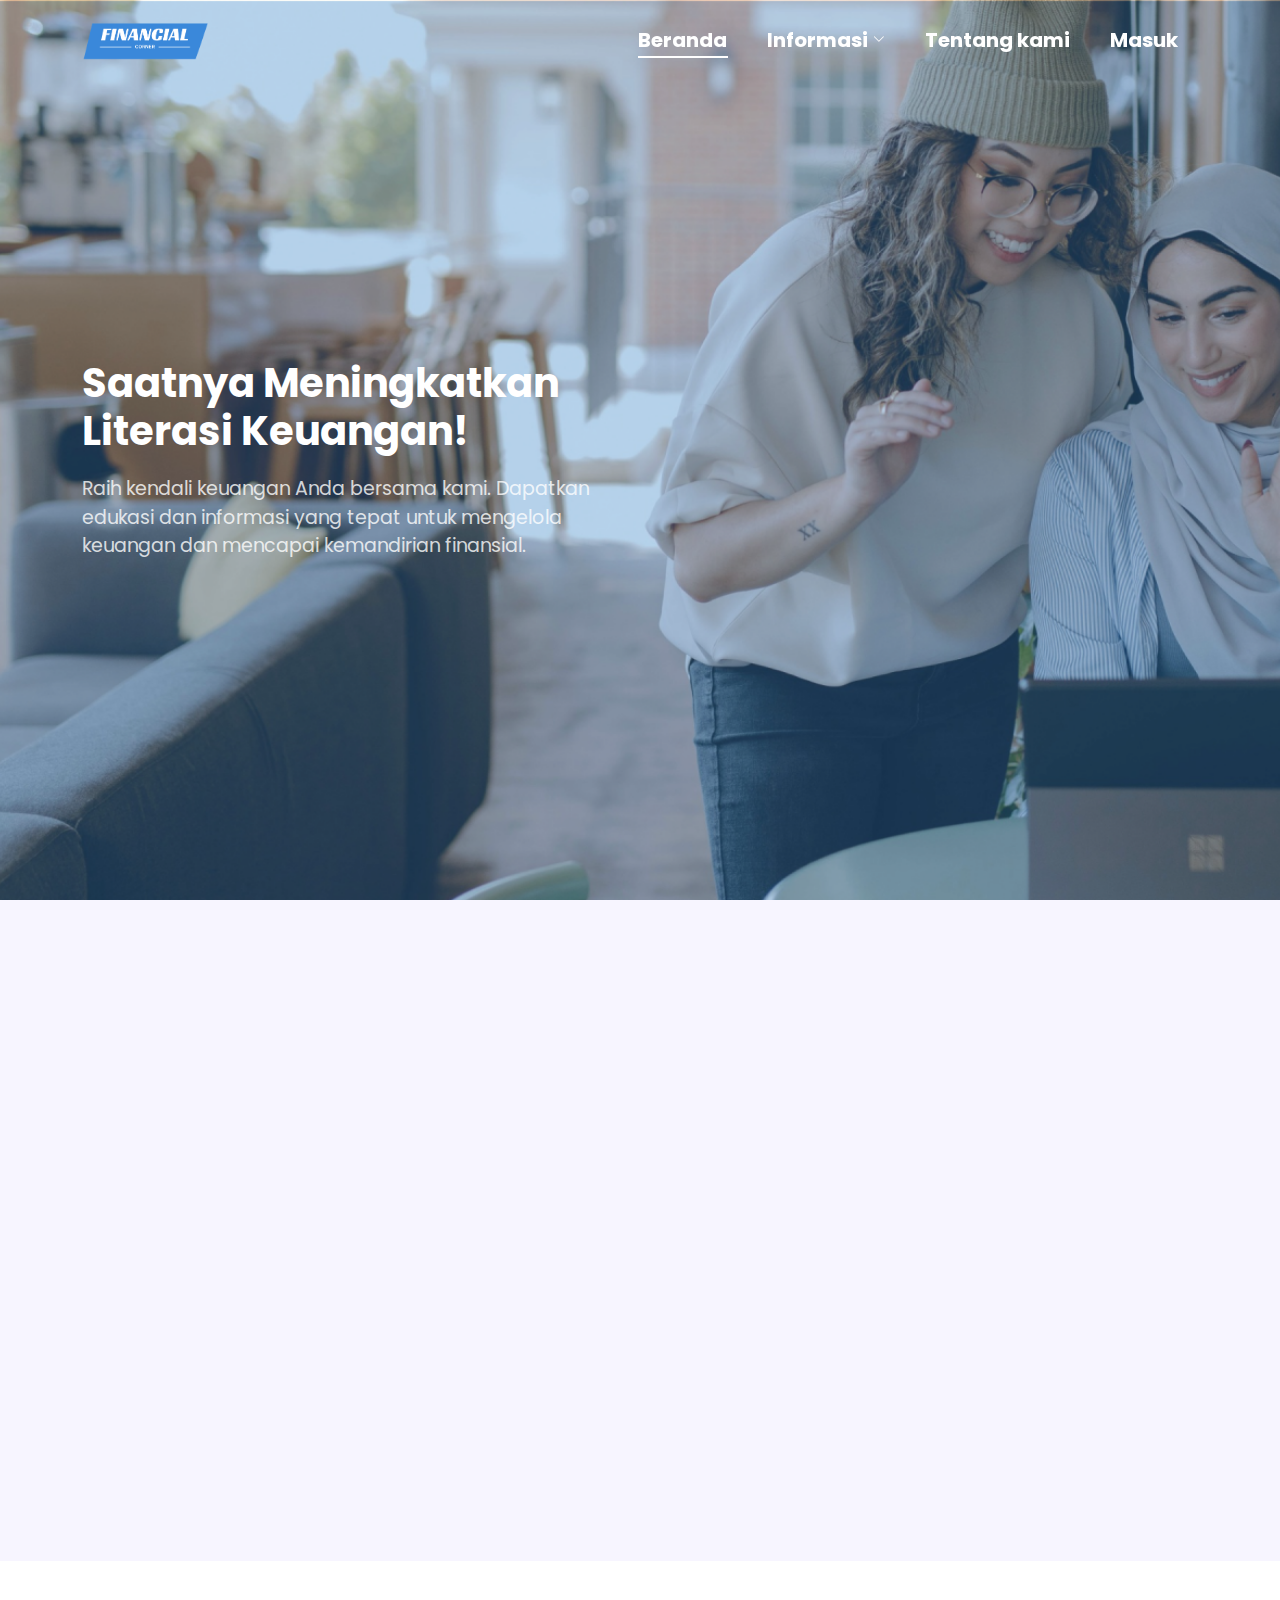
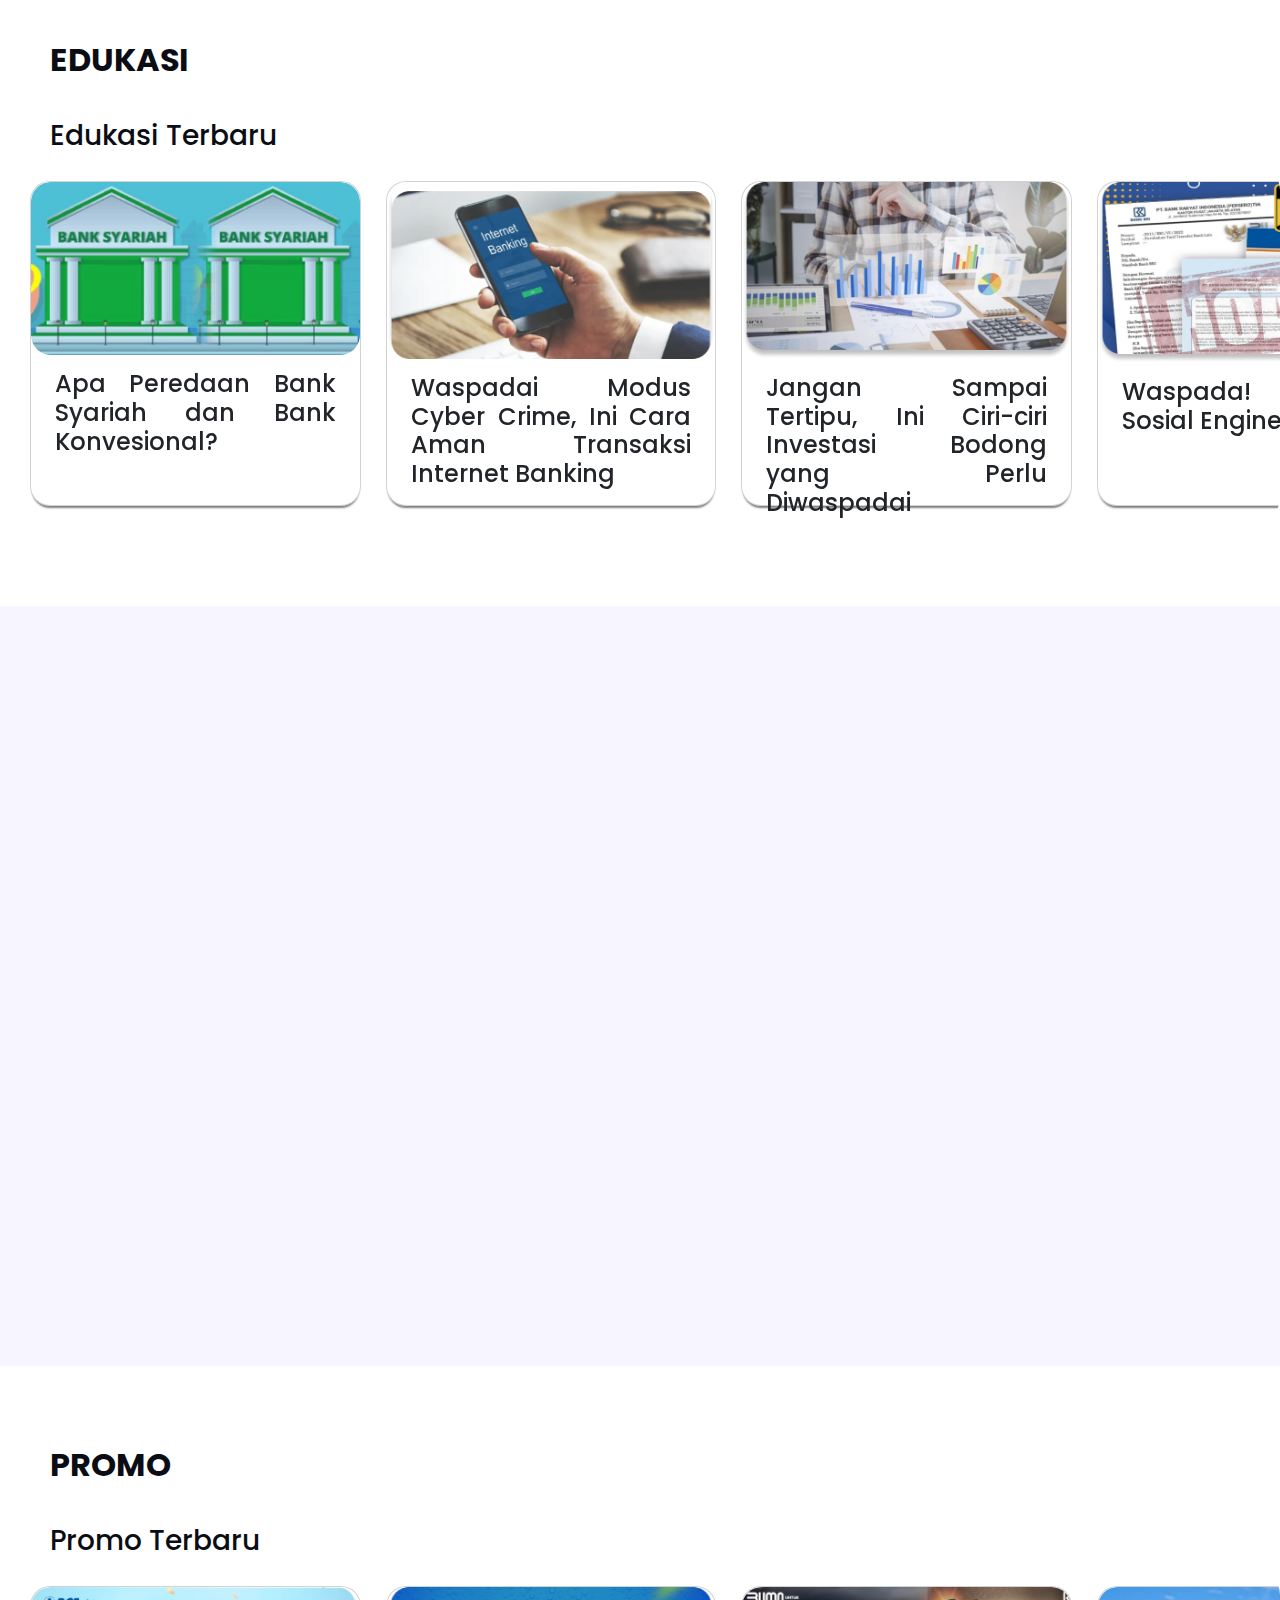
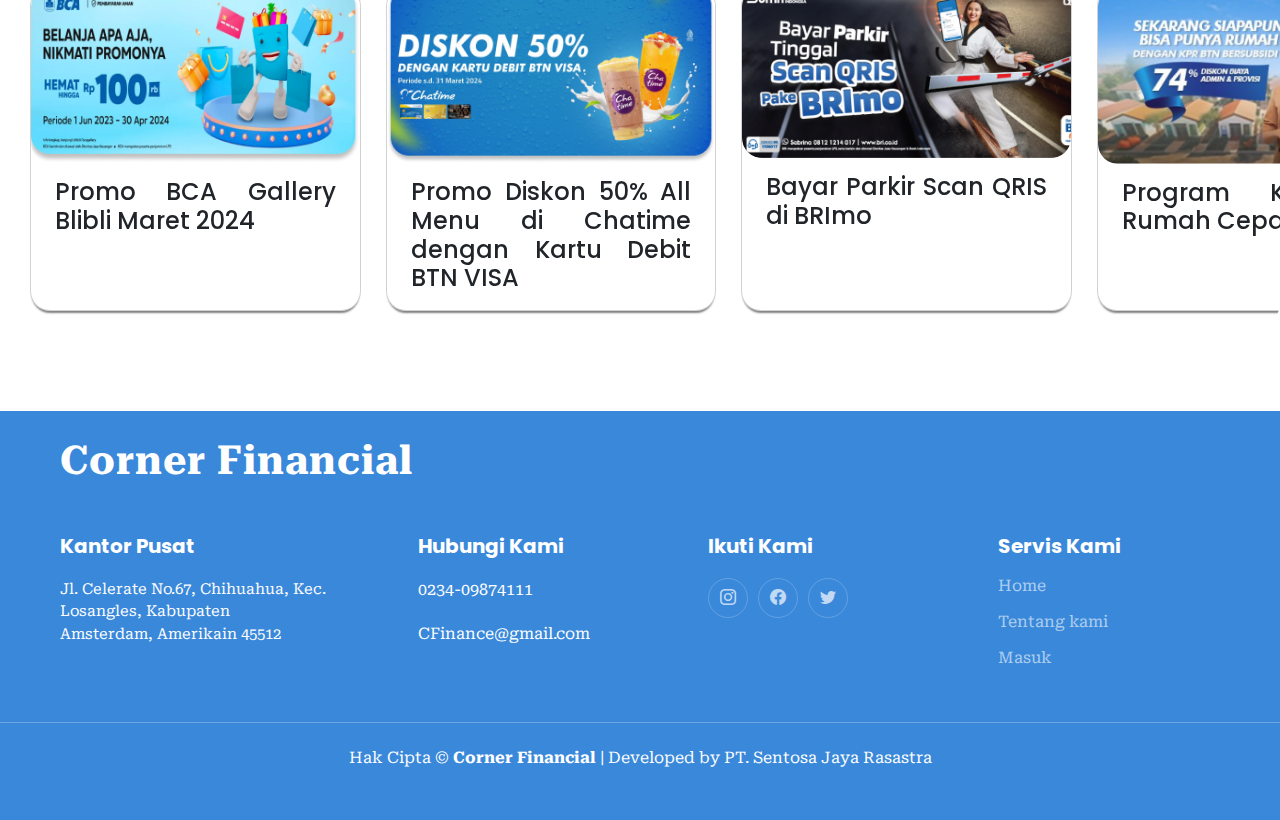
<file: index.html>
<!DOCTYPE html>
<html lang="en">
  <head>
    <meta charset="utf-8" />
    <meta content="width=device-width, initial-scale=1.0" name="viewport" />
    <title>Financial Corners</title>
    <!-- Favicons -->
    <link href="assets/img/favicon.ico" rel="icon" />
    <link href="assets/img/apple-touch-icon.png" rel="apple-touch-icon" />
    <!-- Google Fonts -->
    <link rel="preconnect" href="https://fonts.googleapis.com" />
    <link rel="preconnect" href="https://fonts.gstatic.com" crossorigin />
    <link href="https://fonts.googleapis.com/css2?family=Poppins:ital,wght@0,100;0,200;0,300;0,400;0,500;0,600;0,700;0,800;0,900;1,100;1,200;1,300;1,400;1,500;1,600;1,700;1,800;1,900&display=swap" rel="stylesheet" />
    <link href="https://fonts.googleapis.com/css2?family=Roboto+Serif:opsz,wdth,wght,GRAD@8..144,50..150,100..900,-50..100&display=swap" rel="stylesheet" />
    <!-- Vendor CSS Files -->
    <link href="assets/vendor/bootstrap/css/bootstrap.min.css" rel="stylesheet" />
    <link href="assets/vendor/bootstrap-icons/bootstrap-icons.css" rel="stylesheet" />
    <link href="assets/vendor/fontawesome-free/css/all.min.css" rel="stylesheet" />
    <link href="assets/vendor/glightbox/css/glightbox.min.css" rel="stylesheet" />
    <link href="assets/vendor/swiper/swiper-bundle.min.css" rel="stylesheet" />
    <link href="assets/vendor/aos/aos.css" rel="stylesheet" />
    <!-- Main CSS File -->
    <link href="assets/css/main.css" rel="stylesheet" />
  </head>

  <body>
    <!-- ======= Header ======= -->
    <header id="header" class="header d-flex align-items-center fixed-top">
      <div class="container-fluid container-xl d-flex align-items-center justify-content-between">
        <a href="./" class="logo d-flex align-items-center">
          <img src="assets/img/logo-web.png" alt="" />
        </a>

        <i class="mobile-nav-toggle mobile-nav-show bi bi-list"></i>
        <i class="mobile-nav-toggle mobile-nav-hide d-none bi bi-x"></i>
        <nav id="navbar" class="navbar">
          <ul>
            <li class="active"><a href="./">Beranda</a></li>
            <li class="dropdown">
              <a href="#"><span>Informasi</span> <i class="bi bi-chevron-down dropdown-indicator"></i></a>
              <ul>
                <li><a href="./promo.html">Promo</a></li>
                <li><a href="./edukasi.html">Edukasi</a></li>
                <li><a href="./informasiBank/infobca.html">Bank BCA</a></li>
                <li><a href="./informasiBank/infobni.html">Bank BNI</a></li>
                <li><a href="./informasiBank/infobri.html">Bank BRI</a></li>
                <li><a href="./informasiBank/infoMandiri.html">Bank MANDIRI</a></li>
                <li><a href="./informasiBank/infoBtn.html">Bank BTN</a></li>
              </ul>
            </li>
            <li><a href="./tentangKami.html">Tentang kami</a></li>
            <li><a href="./login">Masuk</a></li>
          </ul>
        </nav>
        <!-- .navbar -->
      </div>
    </header>
    <!-- End Header -->

    <!-- ======= Hero Section ======= -->
    <section id="hero" class="hero d-flex align-items-center">
      <div class="container">
        <div class="row gy-4 d-flex justify-content-between">
          <div class="col-lg-6 order-2 order-lg-1 d-flex flex-column justify-content-center">
            <h2 data-aos="fade-up">Saatnya Meningkatkan Literasi Keuangan!</h2>

            <p data-aos="fade-up" data-aos-delay="100">Raih kendali keuangan Anda bersama kami. Dapatkan edukasi dan informasi yang tepat untuk mengelola keuangan dan mencapai kemandirian finansial.</p>
          </div>
        </div>
      </div>
    </section>
    <!-- End Hero Section -->

    <main id="main">
      <section id="about" class="about pt-5" style="background-color: #f7f5ff">
        <div class="container" data-aos="fade-up">
          <div class="row gy-4">
            <div class="col-lg-4 position-relative align-self-start order-lg-last order-first">
              <img src="./assets/img/imageCatatTabungan.png" class="img-fluid" alt="" />
            </div>
            <div class="col-lg-8 content order-last order-lg-first">
              <h3>Mari wujudkan kemerdekaan finansial Anda bersama kami!</h3>

              <p>Bersama kami, wujudkan mimpi kamu menjadi kenyataan. Ayo mulai menabung dengan layanan pencatatan laporan tabungan yang aman dan terpercaya</p>

              <a href="./login/" class="btn btn-primary" style="min-width: 120px; min-height: 40px; border-radius: 25px"> <b>Ayo Menabung</b> </a>
            </div>
          </div>
        </div>
      </section>
      <section id="featured-services" class="featured-services">
        <div class="section-header">
          <h2>Edukasi</h2>
          <h3>Edukasi Terbaru</h3>
        </div>
        <!-- Card Slider -->
        <div class="card-slider">
          <div class="slide-container swiper">
            <div class="slide-content">
              <div class="card-wrapper-edukasi swiper-wrapper"></div>
            </div>
          </div>
        </div>
        <!-- End Featured Services Section -->
      </section>
      <!-- ======= Services Section ======= -->
      <section id="service" class="services" style="background-color: #f7f5ff">
        <div class="container" data-aos="fade-up">
          <div class="section-header align-items-center">
            <center><h2>Informasi Bank</h2></center>
          </div>

          <div class="row pt-3">
            <div class="col-lg-12" data-aos="fade-up" data-aos-delay="100">
              <div class="row">
                <div class="col-lg-4" data-aos="fade-up" data-aos-delay="100">
                  <div class="card-informasi-bca">
                    <div class="image-content">
                      <div class="card-image">
                        <img src="./assets/img/bank/bcalogo.png" alt="" class="card-img" />
                      </div>

                      <div class="card-content-bca">
                        <h4 class="name">Informasi BCA</h4>
                      </div>
                    </div>
                  </div>
                </div>
                <div class="col-lg-8" data-aos="fade-up" data-aos-delay="100">
                  <div class="row gy-5">
                    <div class="col-lg-6" data-aos="fade-up" data-aos-delay="100">
                      <div class="card-informasi">
                        <div class="image-content">
                          <div class="card-image">
                            <img src="./assets/img/bank/bnilogo.png" alt="" class="card-img" />
                          </div>

                          <div class="card-content">
                            <h4 class="name">Informasi BNI</h4>
                          </div>
                        </div>
                      </div>
                    </div>
                    <div class="col-lg-6" data-aos="fade-up" data-aos-delay="100">
                      <div class="card-informasi">
                        <div class="image-content">
                          <div class="card-image">
                            <img src="./assets/img/bank/mandirilogo.png" alt="" class="card-img" />
                          </div>

                          <div class="card-content">
                            <h4 class="name">Informasi MANDIRI</h4>
                          </div>
                        </div>
                      </div>
                    </div>
                    <div class="col-lg-6" data-aos="fade-up" data-aos-delay="100">
                      <div class="card-informasi">
                        <div class="image-content">
                          <div class="card-image">
                            <img src="./assets/img/bank/brilogo.png" alt="" class="card-img" />
                          </div>

                          <div class="card-content">
                            <h4 class="name">Informasi BRI</h4>
                          </div>
                        </div>
                      </div>
                    </div>
                    <div class="col-lg-6" data-aos="fade-up" data-aos-delay="100">
                      <div class="card-informasi">
                        <div class="image-content">
                          <div class="card-image">
                            <img src="./assets/img/bank/btnlogo.png" alt="" class="card-img" />
                          </div>

                          <div class="card-content">
                            <h4 class="name">Informasi BTN</h4>
                          </div>
                        </div>
                      </div>
                    </div>
                  </div>
                </div>
              </div>
            </div>
          </div>
        </div>
      </section>
      <section id="featured-servics" class="featured-services">
        <div class="section-header">
          <h2>Promo</h2>
          <h3>Promo Terbaru</h3>
        </div>
        <!-- Card Slider -->
        <div class="card-slider">
          <div class="slide-container swiper">
            <div class="slide-content">
              <div class="card-wrapper swiper-wrapper"></div>
            </div>
          </div>
        </div>
      </section>
    </main>
    <!-- End #main -->

    <!-- ======= Footer ======= -->
    <footer id="footer" class="footer">
      <div class="container-footer">
        <div class="row col-lg-12 mb-5">
          <div class="col-lg-12 col-md-12 footer-info">
            <a href="./" class="logo d-flex align-items-center">
              <span>Corner Financial</span>
            </a>
          </div>
        </div>
        <div class="row col-lg-12">
          <div class="col-lg-3 col-md-12 footer-info">
            <h4>Kantor Pusat</h4>
            <p>Jl. Celerate No.67, Chihuahua, Kec. Losangles, Kabupaten Amsterdam, Amerikain 45512</p>
          </div>

          <div class="col-lg-3 col-6 footer-links">
            <h4>Hubungi Kami</h4>
            <ul>
              <li>0234-09874111</li>
              <li>CFinance@gmail.com</li>
            </ul>
          </div>

          <div class="col-lg-3 col-6 footer-links">
            <h4>Ikuti Kami</h4>

            <div class="social-links d-flex">
              <a href="#" class="instagram"><i class="bi bi-instagram"></i></a>
              <a href="#" class="facebook"><i class="bi bi-facebook"></i></a>
              <a href="#" class="twitter"><i class="bi bi-twitter"></i></a>
            </div>
          </div>

          <div class="col-lg-3 col-md-12 footer-links">
            <h4>Servis Kami</h4>
            <ul>
              <li><a href="./">Home</a></li>
              <li><a href="./tentangKami.html">Tentang kami</a></li>
              <li><a href="./login">Masuk</a></li>
            </ul>
          </div>
        </div>
      </div>
      <hr size="10px" />
      <div class="container">
        <div class="copyright">
          Hak Cipta &copy; <strong><span>Corner Financial</span></strong> | Developed by PT. Sentosa Jaya Rasastra
        </div>
      </div>
    </footer>
    <!-- End Footer -->

    <a href="#" class="scroll-top d-flex align-items-center justify-content-center"><i class="bi bi-arrow-up-short"></i></a>

    <div id="preloader"></div>

    <!-- Vendor JS Files -->
    <script src="assets/vendor/bootstrap/js/bootstrap.bundle.min.js"></script>
    <script src="assets/vendor/purecounter/purecounter_vanilla.js"></script>
    <script src="assets/vendor/glightbox/js/glightbox.min.js"></script>
    <script src="assets/vendor/swiper/swiper-bundle.min.js"></script>
    <script src="assets/vendor/aos/aos.js"></script>

    <!-- Template Main JS File -->
    <script src="./assets/js/main.js"></script>
  </body>
</html>
</file>
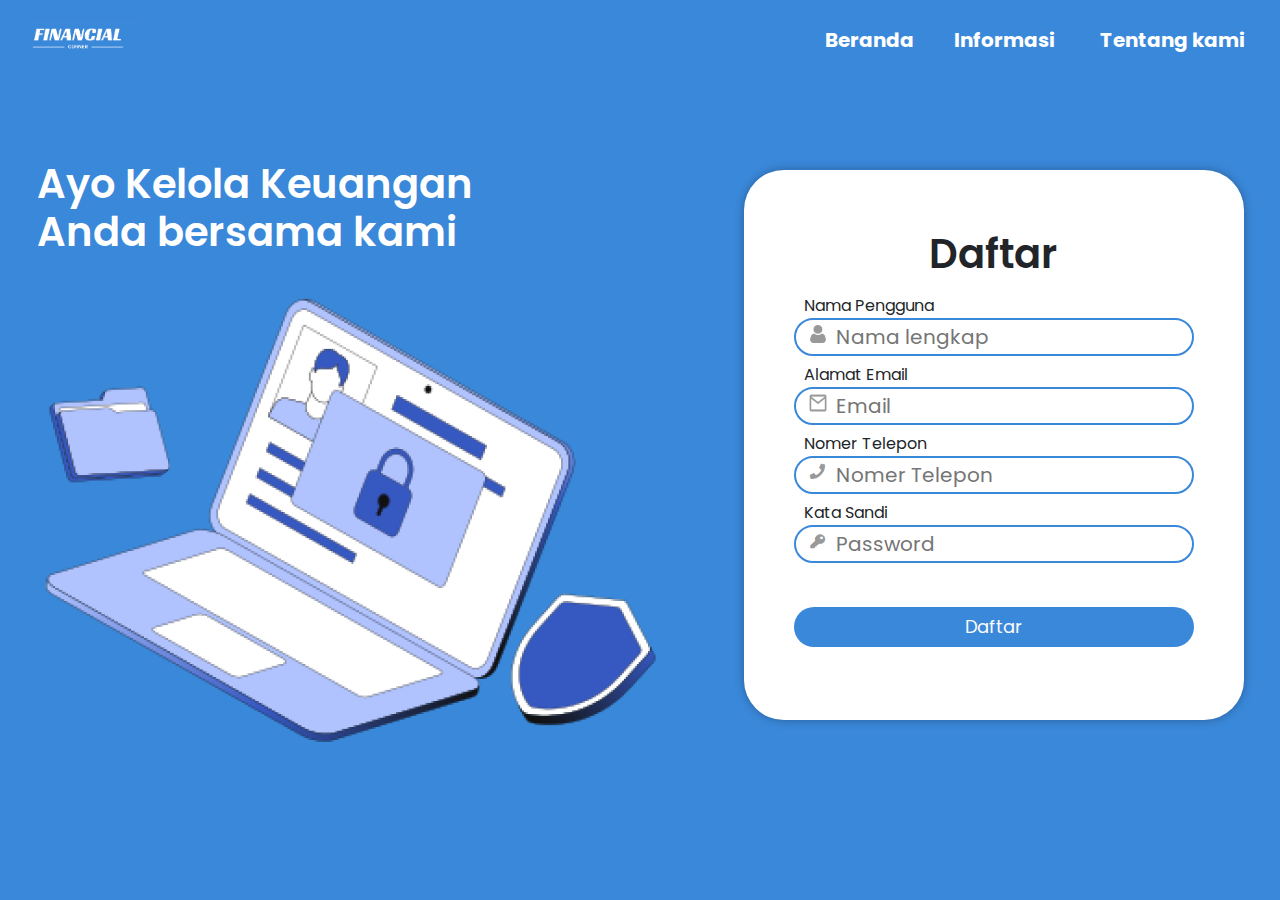
<file: daftar/index.html>
<!DOCTYPE html>
<html>
  <head>
    <title>Daftar</title>
    <!-- LINK BOOTSTRAP -->
    <link rel="stylesheet" href="https://cdn.jsdelivr.net/npm/bootstrap@4.0.0/dist/css/bootstrap.min.css" integrity="sha384-Gn5384xqQ1aoWXA+058RXPxPg6fy4IWvTNh0E263XmFcJlSAwiGgFAW/dAiS6JXm" crossorigin="anonymous" />

    <!-- Favicons -->
    <link href="../assets/img/favicon.ico" rel="icon" />
    <link href="../assets/img/apple-touch-icon.png" rel="apple-touch-icon" />

    <!-- FONT POPPINS -->
    <link rel="preconnect" href="https://fonts.googleapis.com" />
    <link rel="preconnect" href="https://fonts.gstatic.com" crossorigin />
    <link href="https://fonts.googleapis.com/css2?family=Poppins:ital,wght@0,100;0,200;0,300;0,400;0,500;0,600;0,700;0,800;0,900;1,100;1,200;1,300;1,400;1,500;1,600;1,700;1,800;1,900&display=swap" rel="stylesheet" />

    <!-- FONT INTER -->
    <link rel="preconnect" href="https://fonts.googleapis.com" />
    <link rel="preconnect" href="https://fonts.gstatic.com" crossorigin />
    <link href="https://fonts.googleapis.com/css2?family=Inter:wght@100..900&display=swap" rel="stylesheet" />

    <!-- LINK FOTN AWESOME -->
    <link rel="stylesheet" href="https://cdnjs.cloudflare.com/ajax/libs/font-awesome/4.7.0/css/font-awesome.min.css" />

    <link rel="stylesheet" href="daftar.css" />
  </head>

  <body>
    <!-- ======= Header ======= -->
    <header class="header d-flex align-items-center" style="background-color: #3a88da">
      <div class="container-fluid container-xl d-flex align-items-center justify-content-between">
        <a href="../" class="logo d-flex align-items-center">
          <img src="../assets/img/logo-web.png" alt="" />
        </a>

        <i class="mobile-nav-toggle mobile-nav-show bi bi-list"></i>
        <i class="mobile-nav-toggle mobile-nav-hide d-none bi bi-x"></i>
        <nav id="navbar" class="navbar">
          <ul>
            <li><a href="../">Beranda</a></li>
            <li class="dropdown">
              <a href="#"><span>Informasi</span> <i class="bi bi-chevron-down dropdown-indicator"></i></a>
              <ul>
                <li><a href="../promo.html">Promo</a></li>
                <li><a href="../edukasi.html">Edukasi</a></li>
                <li><a href="#">Bank BCA</a></li>
                <li><a href="#">Bank BNI</a></li>
                <li><a href="#">Bank BRI</a></li>
                <li><a href="#">Bank MANDIRI</a></li>
                <li><a href="">Bank BTN</a></li>
              </ul>
            </li>
            <li><a href="../tentangKami.html">Tentang kami</a></li>
          </ul>
        </nav>
        <!-- .navbar -->
      </div>
    </header>
    <!-- End Header -->

    <div class="container">
      <div class="gambar">
        <h1>
          Ayo Kelola Keuangan <span><br />Anda bersama kami </span>
        </h1>
        <img src="techny-data-privacy-and-security-on-laptop 1.png" alt="" />
      </div>

      <div class="form">
        <h1>Daftar</h1>
        <form method="get" action="../login/">
          <div class="Field-User">
            <label class="label-namaPengguna">Nama Pengguna</label><br />
            <input type="text" name="username" placeholder="Nama lengkap" />
            <img src="User.png" class="img-field" alt="" />
          </div>

          <div class="field-email">
            <label class="label-email">Alamat Email</label><br />
            <input type="email" name="username" placeholder="Email" />
            <img src="email.png" class="img-field" alt="" />
          </div>

          <div class="field-telepon">
            <label class="label-telepon">Nomer Telepon</label><br />
            <input type="text" name="" placeholder="Nomer Telepon" />
            <img src="telepn.png" class="img-field" alt="" />
          </div>

          <div class="field-kataSandi">
            <label class="label-kataSandi">Kata Sandi</label><br />
            <input type="password" name="" placeholder="Password" />
            <img src="password.png" class="img-field" alt="" />
          </div>

          <button name="login" class="btnDaftar">Daftar</button>
        </form>
      </div>
    </div>
  </body>
</html>
</file>
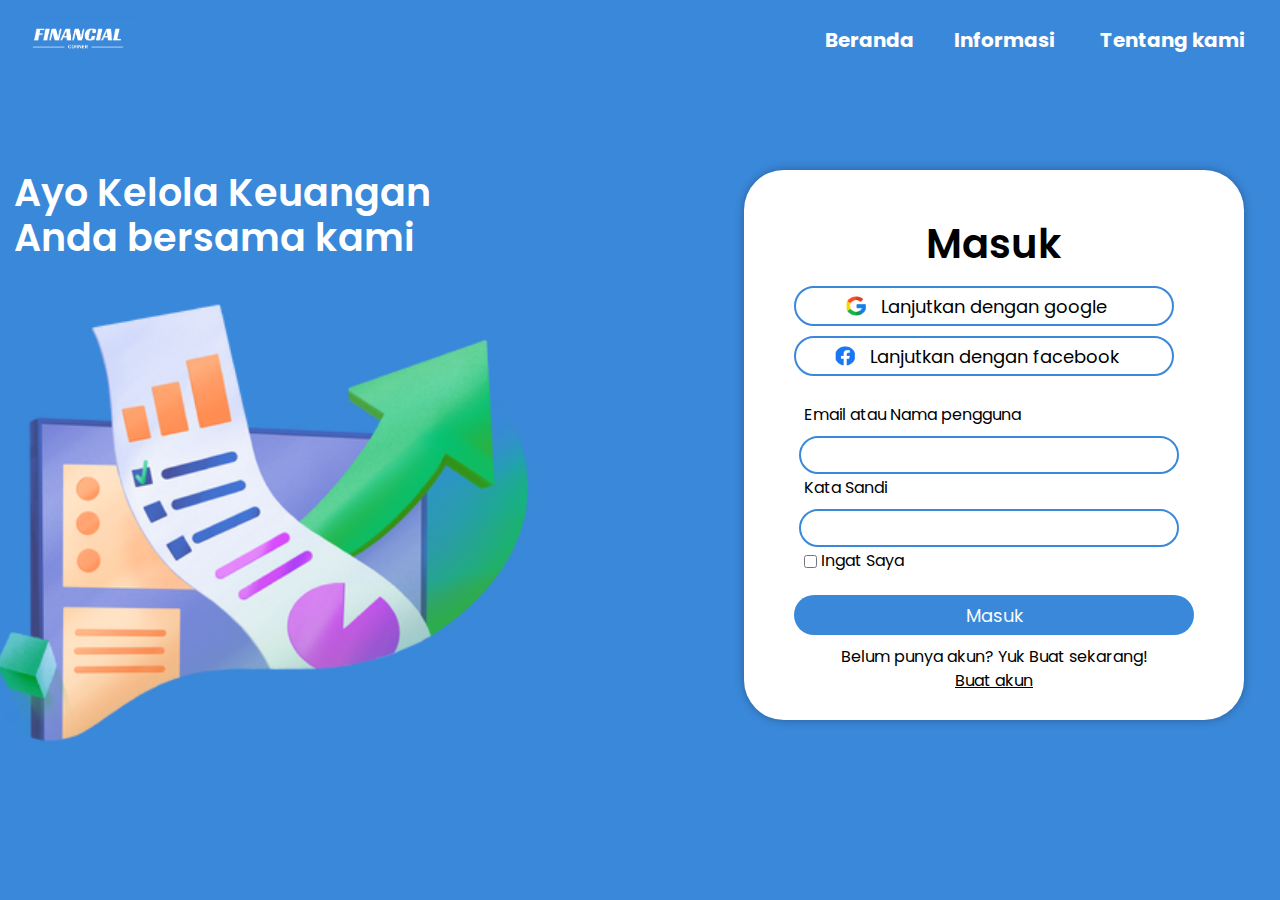
<file: login/index.html>
<!DOCTYPE html>
<html>
  <head>
    <title>Login</title>
    
    <!-- LINK BOOTSTRAP -->
    <link rel="stylesheet" href="https://cdn.jsdelivr.net/npm/bootstrap@4.0.0/dist/css/bootstrap.min.css" integrity="sha384-Gn5384xqQ1aoWXA+058RXPxPg6fy4IWvTNh0E263XmFcJlSAwiGgFAW/dAiS6JXm" crossorigin="anonymous" />

    <!-- Favicons -->
    <link href="../assets/img/favicon.ico" rel="icon" />
    <link href="../assets/img/apple-touch-icon.png" rel="apple-touch-icon" />

    <!-- FONT POPPINS -->
    <link rel="preconnect" href="https://fonts.googleapis.com" />
    <link rel="preconnect" href="https://fonts.gstatic.com" crossorigin />
    <link href="https://fonts.googleapis.com/css2?family=Poppins:ital,wght@0,100;0,200;0,300;0,400;0,500;0,600;0,700;0,800;0,900;1,100;1,200;1,300;1,400;1,500;1,600;1,700;1,800;1,900&display=swap" rel="stylesheet" />

    <!-- FONT INTER -->
    <link rel="preconnect" href="https://fonts.googleapis.com" />
    <link rel="preconnect" href="https://fonts.gstatic.com" crossorigin />
    <link href="https://fonts.googleapis.com/css2?family=Inter:wght@100..900&display=swap" rel="stylesheet" />

    <link rel="stylesheet" href="login.css" />
  </head>

  <body>
    <!-- ======= Header ======= -->
    <header class="header d-flex align-items-center" style="background-color: #3a88da">
      <div class="container-fluid container-xl d-flex align-items-center justify-content-between">
        <a href="../" class="logo d-flex align-items-center">
          <img src="../assets/img/logo-web.png" alt="" />
        </a>

        <i class="mobile-nav-toggle mobile-nav-show bi bi-list"></i>
        <i class="mobile-nav-toggle mobile-nav-hide d-none bi bi-x"></i>
        <nav id="navbar" class="navbar">
          <ul>
            <li><a href="../">Beranda</a></li>
            <li class="dropdown">
              <a href="#"><span>Informasi</span> <i class="bi bi-chevron-down dropdown-indicator"></i></a>
              <ul>
                <li><a href="../promo.html">Promo</a></li>
                <li><a href="../edukasi.html">Edukasi</a></li>
                <li><a href="#">Bank BCA</a></li>
                <li><a href="#">Bank BNI</a></li>
                <li><a href="#">Bank BRI</a></li>
                <li><a href="#">Bank MANDIRI</a></li>
                <li><a href="">Bank BTN</a></li>
              </ul>
            </li>
            <li><a href="../tentangKami.html">Tentang kami</a></li>
          </ul>
        </nav>
        <!-- .navbar -->
      </div>
    </header>
    <!-- End Header -->

    <section class="container">
      <div class="gambar">
        <h1>
          Ayo Kelola Keuangan <span><br />Anda bersama kami </span>
        </h1>
        <img src="imgLogin.png" alt="" />
      </div>

      <div class="form" >
        <h1>Masuk</h1>
        <form  action="../e-tabungku/">
          <button name="btnGoogle" class="btnGoogle"><img src="Google.png " class="logo-google" alt="" />Lanjutkan dengan google</button>
          <br />
          <button name="btnFacebook" class="btnFacebook"><img src="Facebook.png" class="logo-facebook" />Lanjutkan dengan facebook</button>
          <br />
          <br />
          <label>Email atau Nama pengguna</label><br />
          <input type="text" name="username" class="field-email" /><br />
          <label>Kata Sandi</label><br />
          <input type="password" name="password" class="field-kataSandi" />
          <div class="checkbox">
            <input type="checkbox" />
            <label for="">Ingat Saya</label>
          </div>
          <br />
          <button name="login" class="btnLogin">Masuk</button>
          <p>
            Belum punya akun? Yuk Buat sekarang!
            <br />
            <a href="../daftar/">Buat akun</a>
          </p>
        </form>
      </div>
    </section>
  </body>
</html>
</file>
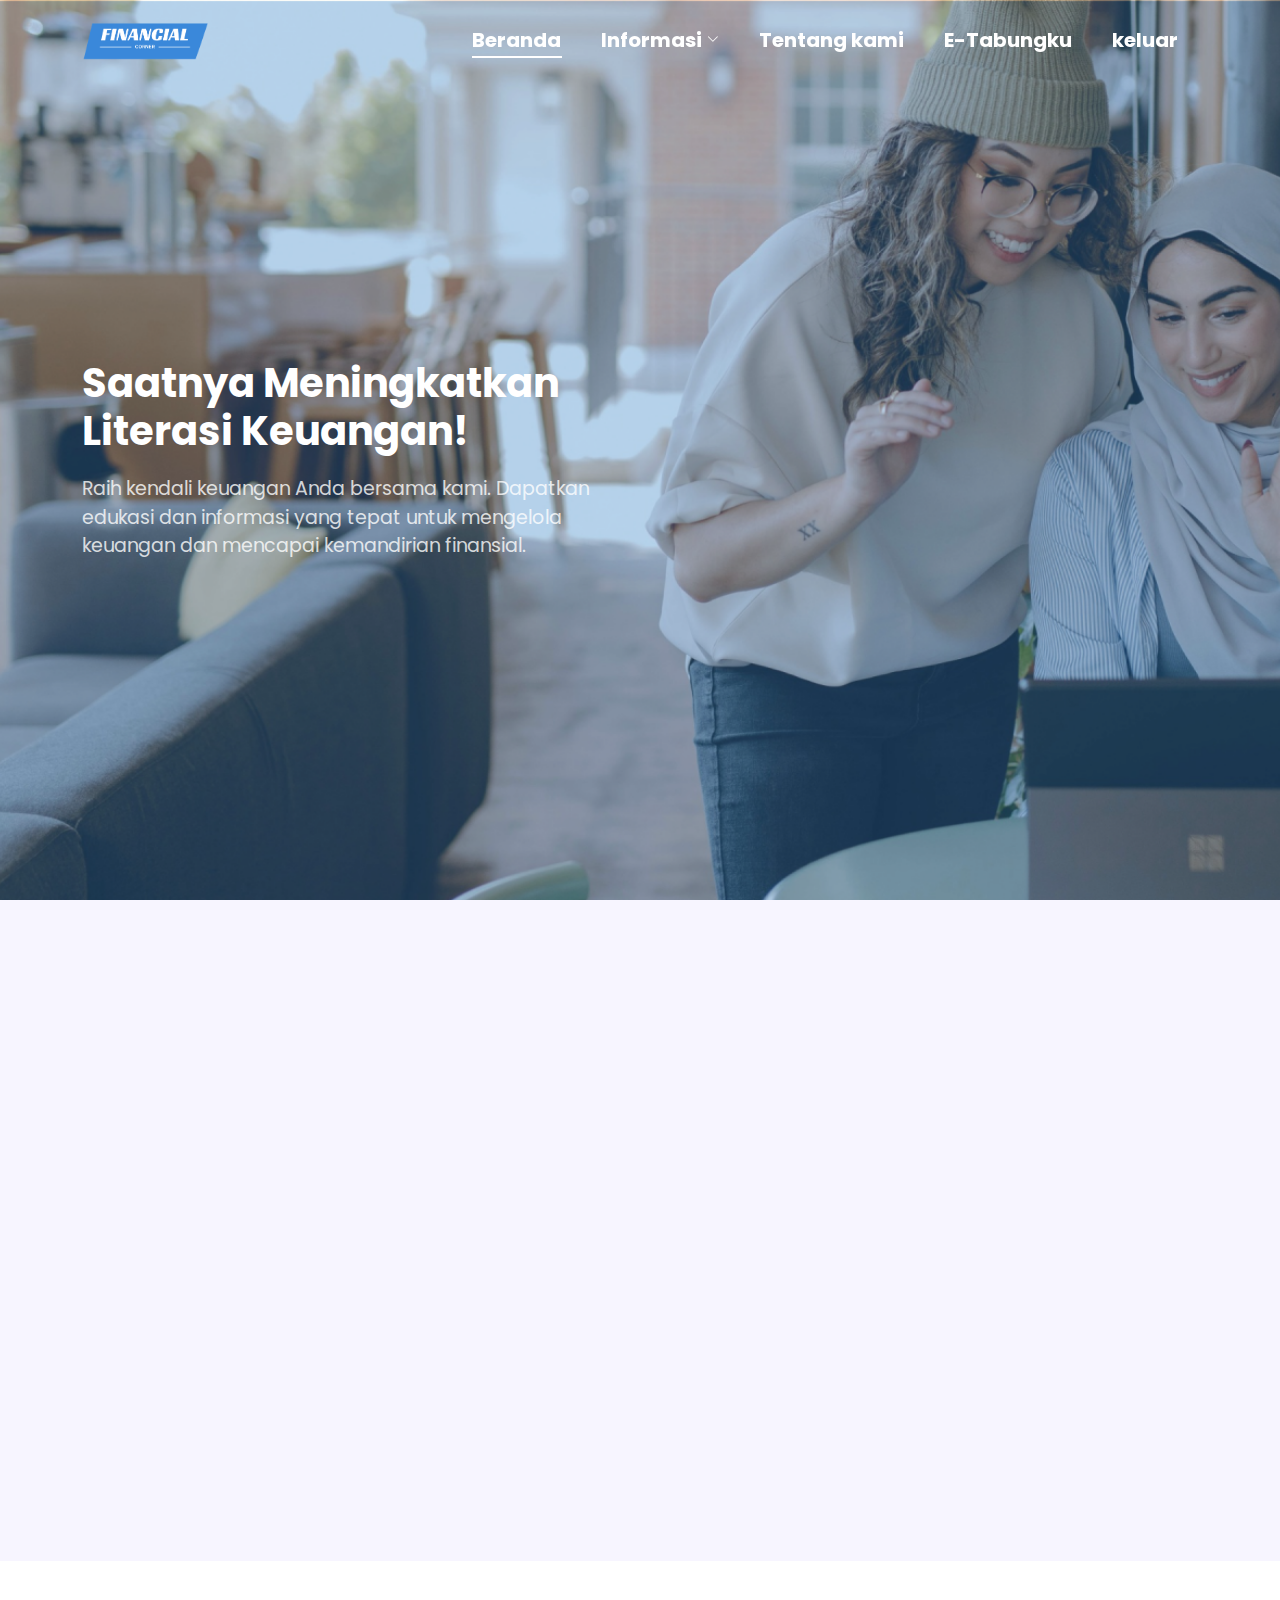
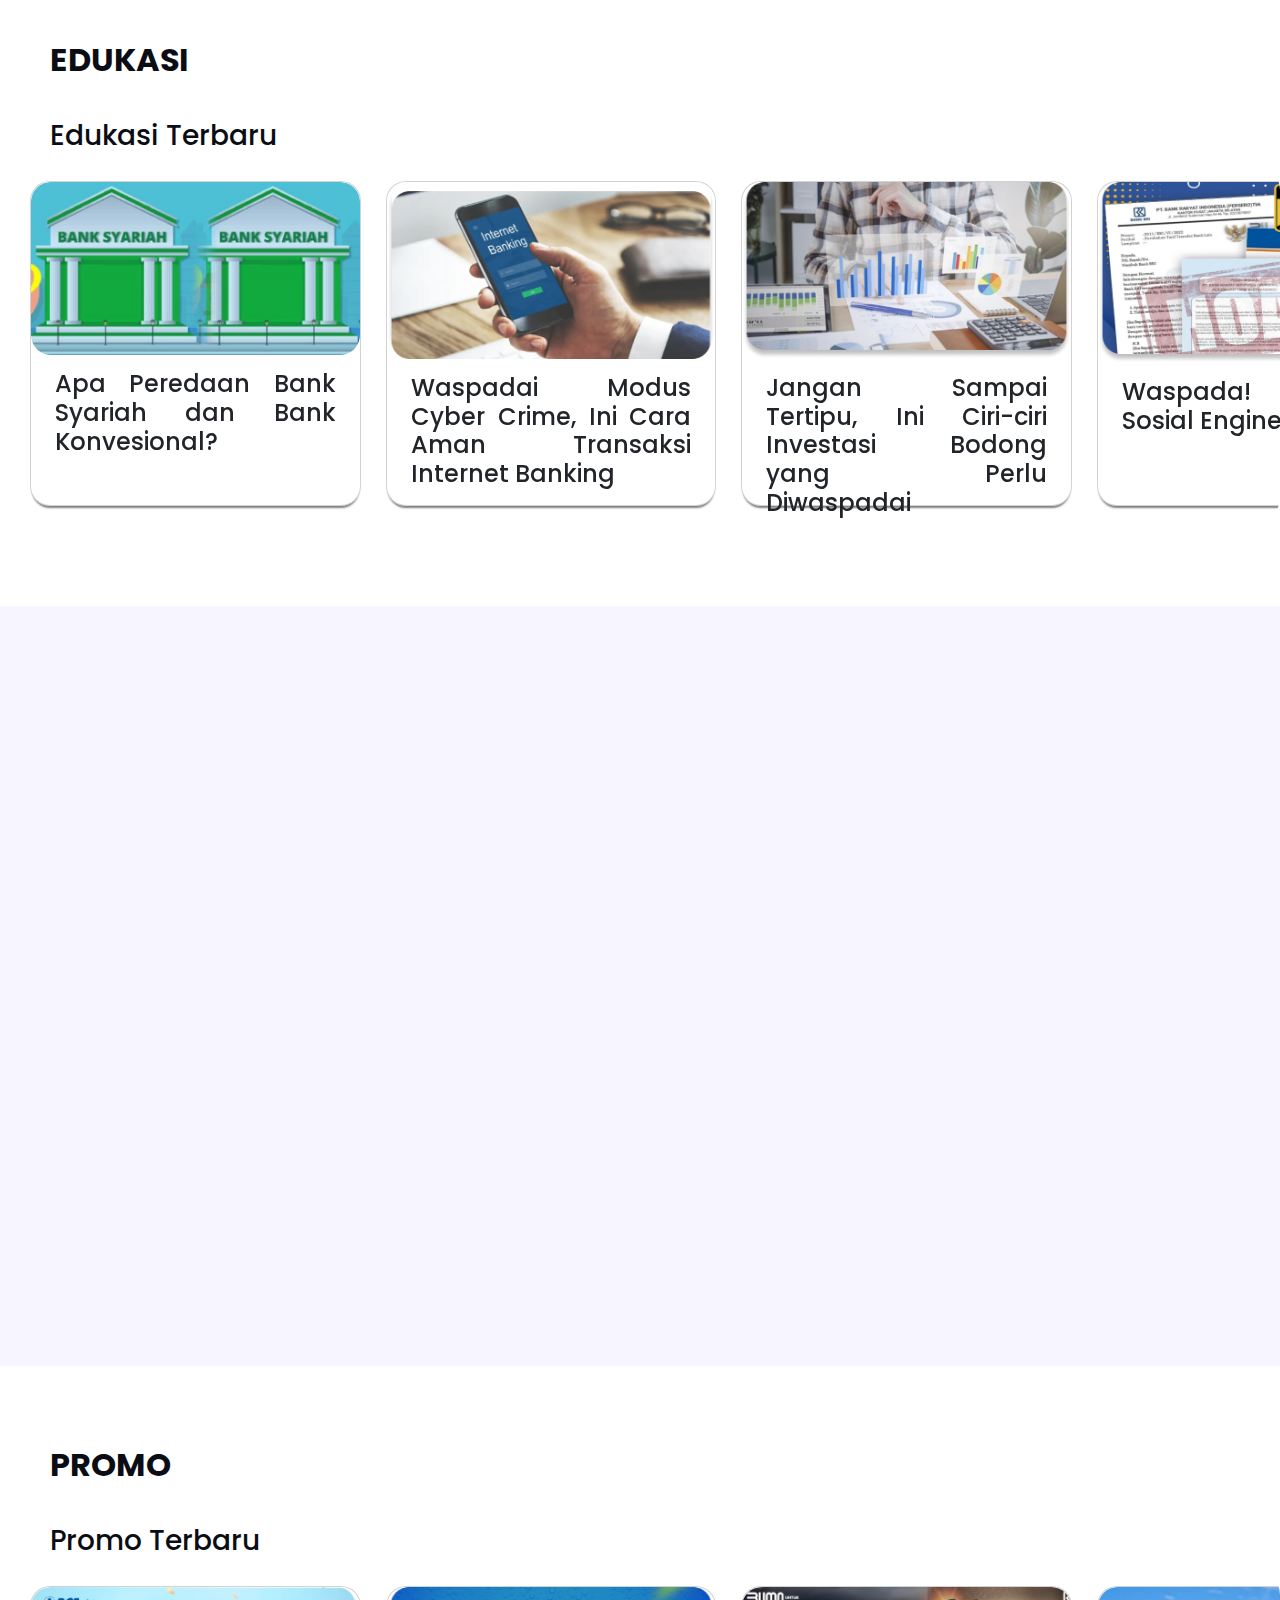
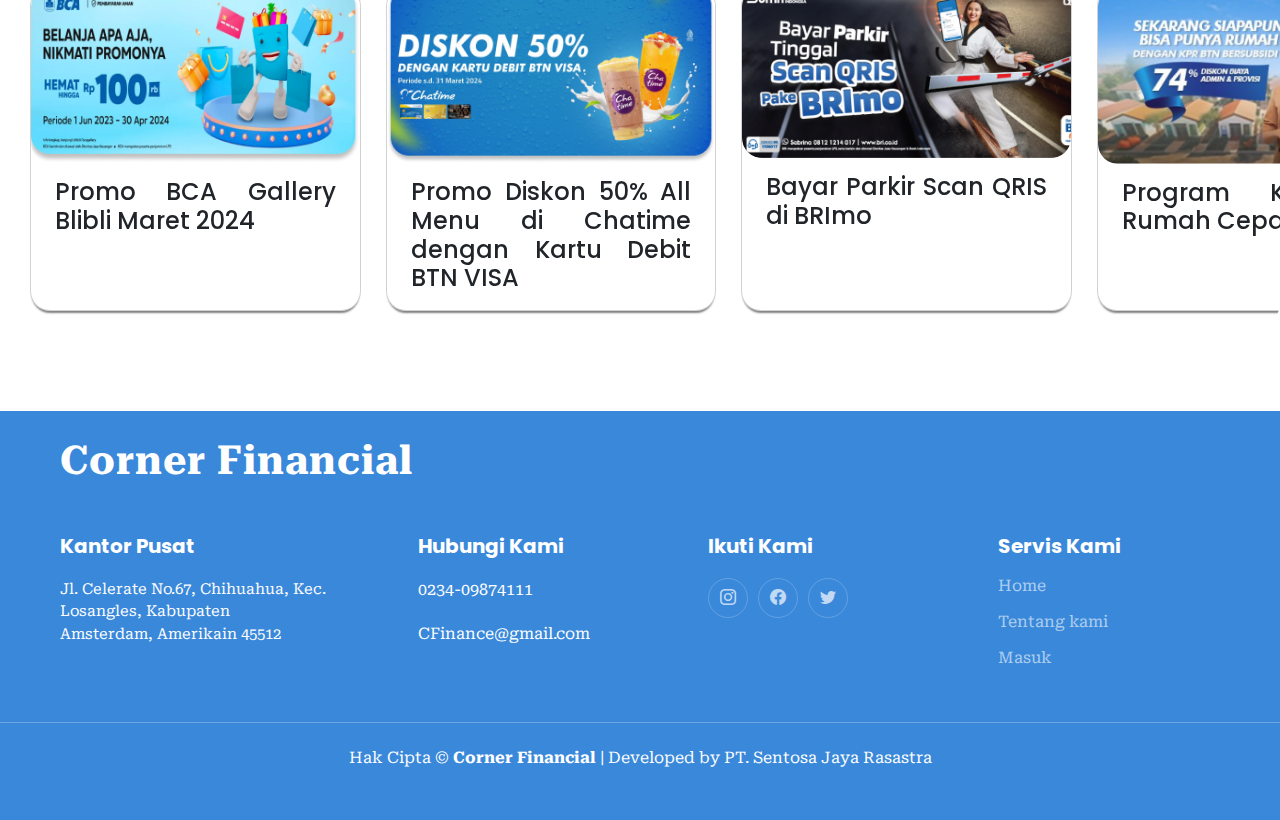
<file: beranda.html>
<!DOCTYPE html>
<html lang="en">
  <head>
    <meta charset="utf-8" />
    <meta content="width=device-width, initial-scale=1.0" name="viewport" />
    <title>Financial Corners</title>
    <!-- Favicons -->
    <link href="assets/img/favicon.ico" rel="icon" />
    <link href="assets/img/apple-touch-icon.png" rel="apple-touch-icon" />
    <!-- Google Fonts -->
    <link rel="preconnect" href="https://fonts.googleapis.com" />
    <link rel="preconnect" href="https://fonts.gstatic.com" crossorigin />
    <link href="https://fonts.googleapis.com/css2?family=Poppins:ital,wght@0,100;0,200;0,300;0,400;0,500;0,600;0,700;0,800;0,900;1,100;1,200;1,300;1,400;1,500;1,600;1,700;1,800;1,900&display=swap" rel="stylesheet" />
    <link href="https://fonts.googleapis.com/css2?family=Roboto+Serif:opsz,wdth,wght,GRAD@8..144,50..150,100..900,-50..100&display=swap" rel="stylesheet" />
    <!-- Vendor CSS Files -->
    <link href="assets/vendor/bootstrap/css/bootstrap.min.css" rel="stylesheet" />
    <link href="assets/vendor/bootstrap-icons/bootstrap-icons.css" rel="stylesheet" />
    <link href="assets/vendor/fontawesome-free/css/all.min.css" rel="stylesheet" />
    <link href="assets/vendor/glightbox/css/glightbox.min.css" rel="stylesheet" />
    <link href="assets/vendor/swiper/swiper-bundle.min.css" rel="stylesheet" />
    <link href="assets/vendor/aos/aos.css" rel="stylesheet" />
    <!-- Main CSS File -->
    <link href="assets/css/main.css" rel="stylesheet" />
  </head>

  <body>
    <!-- ======= Header ======= -->
    <header id="header" class="header d-flex align-items-center fixed-top">
      <div class="container-fluid container-xl d-flex align-items-center justify-content-between">
        <a href="./beranda.html" class="logo d-flex align-items-center">
          <img src="assets/img/logo-web.png" alt="" />
        </a>

        <i class="mobile-nav-toggle mobile-nav-show bi bi-list"></i>
        <i class="mobile-nav-toggle mobile-nav-hide d-none bi bi-x"></i>
        <nav id="navbar" class="navbar">
          <ul>
            <li class="active"><a href="./beranda.html">Beranda</a></li>
            <li class="dropdown">
              <a href="#"><span>Informasi</span> <i class="bi bi-chevron-down dropdown-indicator"></i></a>
              <ul>
                <li><a href="./promo-login.html">Promo</a></li>
                <li><a href="./edukasi-login.html">Edukasi</a></li>
                <li><a href="#">Bank BCA</a></li>
                <li><a href="#">Bank BNI</a></li>
                <li><a href="#">Bank BRI</a></li>
                <li><a href="#">Bank MANDIRI</a></li>
                <li><a href="#">Bank BTN</a></li>
              </ul>
            </li>
            <li><a href="./tentangKami-login.html">Tentang kami</a></li>
            <li><a href="./e-tabungku/">E-Tabungku</a></li>
            <li><a href="./">keluar</a></li>
          </ul>
        </nav>
        <!-- .navbar -->
      </div>
    </header>
    <!-- End Header -->

    <!-- ======= Hero Section ======= -->
    <section id="hero" class="hero d-flex align-items-center">
      <div class="container">
        <div class="row gy-4 d-flex justify-content-between">
          <div class="col-lg-6 order-2 order-lg-1 d-flex flex-column justify-content-center">
            <h2 data-aos="fade-up">Saatnya Meningkatkan Literasi Keuangan!</h2>

            <p data-aos="fade-up" data-aos-delay="100">Raih kendali keuangan Anda bersama kami. Dapatkan edukasi dan informasi yang tepat untuk mengelola keuangan dan mencapai kemandirian finansial.</p>
          </div>
        </div>
      </div>
    </section>
    <!-- End Hero Section -->

    <main id="main">
      <section id="about" class="about pt-5" style="background-color: #f7f5ff">
        <div class="container" data-aos="fade-up">
          <div class="row gy-4">
            <div class="col-lg-4 position-relative align-self-start order-lg-last order-first">
              <img src="./assets/img/imageCatatTabungan.png" class="img-fluid" alt="" />
            </div>
            <div class="col-lg-8 content order-last order-lg-first">
              <h3>Mari wujudkan kemerdekaan finansial Anda bersama kami!</h3>

              <p>Bersama kami, wujudkan mimpi kamu menjadi kenyataan. Ayo mulai menabung dengan layanan pencatatan laporan tabungan yang aman dan terpercaya</p>

              <a href="./login/" class="btn btn-primary" style="min-width: 120px; min-height: 40px; border-radius: 25px"> <b>Ayo Menabung</b> </a>
            </div>
          </div>
        </div>
      </section>
      <section id="featured-services" class="featured-services">
        <div class="section-header">
          <h2>Edukasi</h2>
          <h3>Edukasi Terbaru</h3>
        </div>
        <!-- Card Slider -->
        <div class="card-slider">
          <div class="slide-container swiper">
            <div class="slide-content">
              <div class="card-wrapper-edukasi swiper-wrapper"></div>
            </div>
          </div>
        </div>
        <!-- End Featured Services Section -->
      </section>
      <!-- ======= Services Section ======= -->
      <section id="service" class="services" style="background-color: #f7f5ff">
        <div class="container" data-aos="fade-up">
          <div class="section-header align-items-center">
            <center><h2>Informasi Bank</h2></center>
          </div>

          <div class="row pt-3">
            <div class="col-lg-12" data-aos="fade-up" data-aos-delay="100">
              <div class="row">
                <div class="col-lg-4" data-aos="fade-up" data-aos-delay="100">
                  <div class="card-informasi-bca">
                    <div class="image-content">
                      <div class="card-image">
                        <img src="./assets/img/bank/bcalogo.png" alt="" class="card-img" />
                      </div>

                      <div class="card-content-bca">
                        <h4 class="name">Informasi BCA</h4>
                      </div>
                    </div>
                  </div>
                </div>
                <div class="col-lg-8" data-aos="fade-up" data-aos-delay="100">
                  <div class="row gy-5">
                    <div class="col-lg-6" data-aos="fade-up" data-aos-delay="100">
                      <div class="card-informasi">
                        <div class="image-content">
                          <div class="card-image">
                            <img src="./assets/img/bank/bnilogo.png" alt="" class="card-img" />
                          </div>

                          <div class="card-content">
                            <h4 class="name">Informasi BNI</h4>
                          </div>
                        </div>
                      </div>
                    </div>
                    <div class="col-lg-6" data-aos="fade-up" data-aos-delay="100">
                      <div class="card-informasi">
                        <div class="image-content">
                          <div class="card-image">
                            <img src="./assets/img/bank/mandirilogo.png" alt="" class="card-img" />
                          </div>

                          <div class="card-content">
                            <h4 class="name">Informasi MANDIRI</h4>
                          </div>
                        </div>
                      </div>
                    </div>
                    <div class="col-lg-6" data-aos="fade-up" data-aos-delay="100">
                      <div class="card-informasi">
                        <div class="image-content">
                          <div class="card-image">
                            <img src="./assets/img/bank/brilogo.png" alt="" class="card-img" />
                          </div>

                          <div class="card-content">
                            <h4 class="name">Informasi BRI</h4>
                          </div>
                        </div>
                      </div>
                    </div>
                    <div class="col-lg-6" data-aos="fade-up" data-aos-delay="100">
                      <div class="card-informasi">
                        <div class="image-content">
                          <div class="card-image">
                            <img src="./assets/img/bank/btnlogo.png" alt="" class="card-img" />
                          </div>

                          <div class="card-content">
                            <h4 class="name">Informasi BTN</h4>
                          </div>
                        </div>
                      </div>
                    </div>
                  </div>
                </div>
              </div>
            </div>
          </div>
        </div>
      </section>
      <section id="featured-servics" class="featured-services">
        <div class="section-header">
          <h2>Promo</h2>
          <h3>Promo Terbaru</h3>
        </div>
        <!-- Card Slider -->
        <div class="card-slider">
          <div class="slide-container swiper">
            <div class="slide-content">
              <div class="card-wrapper swiper-wrapper"></div>
            </div>
          </div>
        </div>
      </section>
    </main>
    <!-- End #main -->

    <!-- ======= Footer ======= -->
    <footer id="footer" class="footer">
      <div class="container-footer">
        <div class="row col-lg-12 mb-5">
          <div class="col-lg-12 col-md-12 footer-info">
            <a href="./" class="logo d-flex align-items-center">
              <span>Corner Financial</span>
            </a>
          </div>
        </div>
        <div class="row col-lg-12">
          <div class="col-lg-3 col-md-12 footer-info">
            <h4>Kantor Pusat</h4>
            <p>Jl. Celerate No.67, Chihuahua, Kec. Losangles, Kabupaten Amsterdam, Amerikain 45512</p>
          </div>

          <div class="col-lg-3 col-6 footer-links">
            <h4>Hubungi Kami</h4>
            <ul>
              <li>0234-09874111</li>
              <li>CFinance@gmail.com</li>
            </ul>
          </div>

          <div class="col-lg-3 col-6 footer-links">
            <h4>Ikuti Kami</h4>

            <div class="social-links d-flex">
              <a href="#" class="instagram"><i class="bi bi-instagram"></i></a>
              <a href="#" class="facebook"><i class="bi bi-facebook"></i></a>
              <a href="#" class="twitter"><i class="bi bi-twitter"></i></a>
            </div>
          </div>

          <div class="col-lg-3 col-md-12 footer-links">
            <h4>Servis Kami</h4>
            <ul>
              <li><a href="./beranda.html">Home</a></li>
              <li><a href="#">Tentang kami</a></li>
              <li><a href="./login">Masuk</a></li>
            </ul>
          </div>
        </div>
      </div>
      <hr size="10px" />
      <div class="container">
        <div class="copyright">
          Hak Cipta &copy; <strong><span>Corner Financial</span></strong> | Developed by PT. Sentosa Jaya Rasastra
        </div>
      </div>
    </footer>
    <!-- End Footer -->

    <a href="#" class="scroll-top d-flex align-items-center justify-content-center"><i class="bi bi-arrow-up-short"></i></a>

    <div id="preloader"></div>

    <!-- Vendor JS Files -->
    <script src="assets/vendor/bootstrap/js/bootstrap.bundle.min.js"></script>
    <script src="assets/vendor/purecounter/purecounter_vanilla.js"></script>
    <script src="assets/vendor/glightbox/js/glightbox.min.js"></script>
    <script src="assets/vendor/swiper/swiper-bundle.min.js"></script>
    <script src="assets/vendor/aos/aos.js"></script>

    <!-- Template Main JS File -->
    <script src="./assets/js/main.js"></script>
  </body>
</html>
</file>
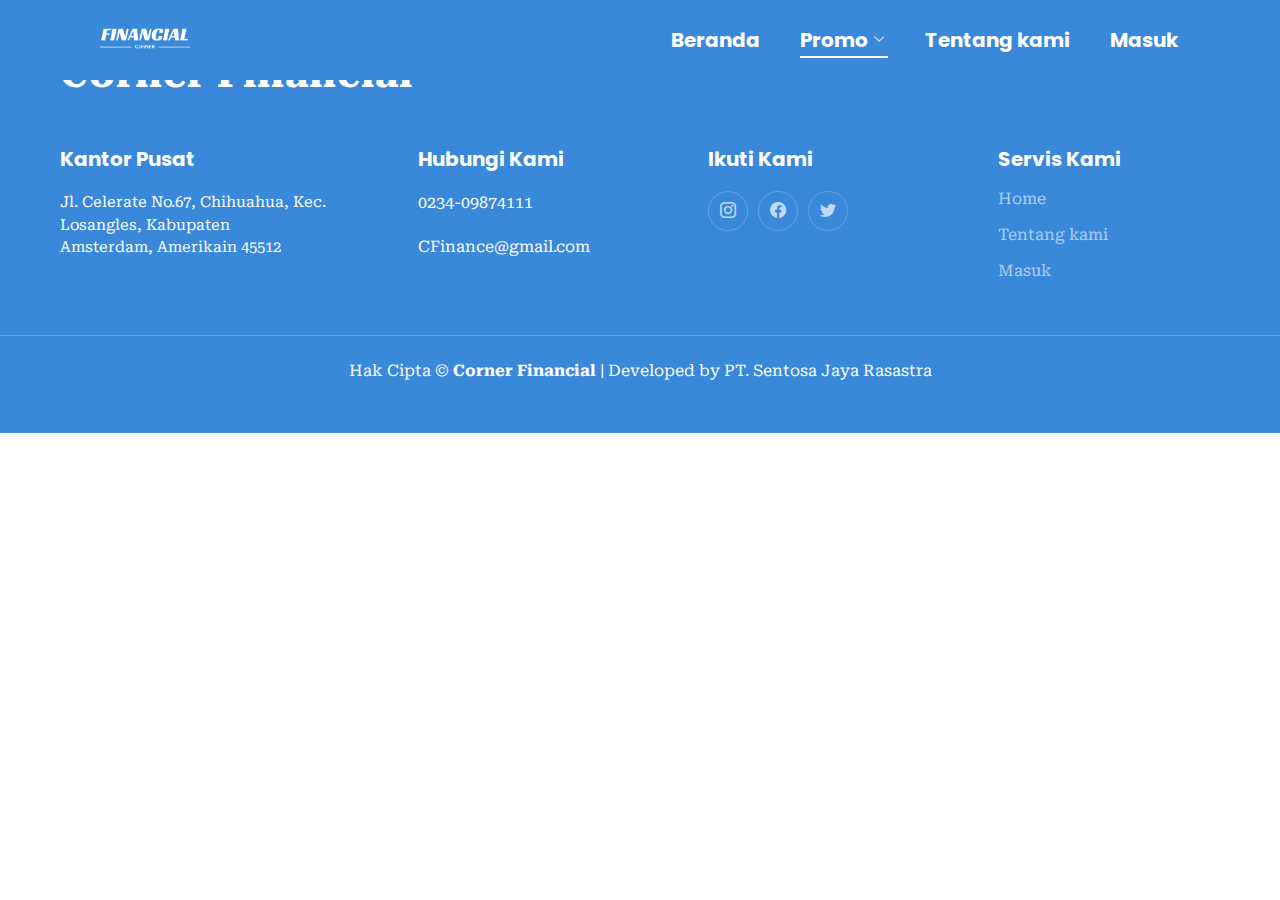
<file: blank.html>
<!DOCTYPE html>
<html lang="en">
  <head>
    <meta charset="utf-8" />
    <meta content="width=device-width, initial-scale=1.0" name="viewport" />
    <title>Edukasi</title>
    <!-- Favicons -->
    <link href="assets/img/favicon.ico" rel="icon" />
    <link href="assets/img/apple-touch-icon.png" rel="apple-touch-icon" />
    <!-- Google Fonts -->
    <link rel="preconnect" href="https://fonts.googleapis.com">
    <link rel="preconnect" href="https://fonts.gstatic.com" crossorigin>
    <link href="https://fonts.googleapis.com/css2?family=Poppins:ital,wght@0,100;0,200;0,300;0,400;0,500;0,600;0,700;0,800;0,900;1,100;1,200;1,300;1,400;1,500;1,600;1,700;1,800;1,900&display=swap" rel="stylesheet">
    <link href="https://fonts.googleapis.com/css2?family=Roboto+Serif:opsz,wdth,wght,GRAD@8..144,50..150,100..900,-50..100&display=swap" rel="stylesheet">
    <!-- Vendor CSS Files -->
    <link href="assets/vendor/bootstrap/css/bootstrap.min.css" rel="stylesheet">
    <link href="assets/vendor/bootstrap-icons/bootstrap-icons.css" rel="stylesheet">
    <link href="assets/vendor/fontawesome-free/css/all.min.css" rel="stylesheet">
    <link href="assets/vendor/glightbox/css/glightbox.min.css" rel="stylesheet">
    <link href="assets/vendor/swiper/swiper-bundle.min.css" rel="stylesheet">
    <link href="assets/vendor/aos/aos.css" rel="stylesheet">
    <!-- Main CSS File -->
    <link href="assets/css/main.css" rel="stylesheet">
    <!-- <link href="./Halaman_Edukasi/Edukasi.css" rel="stylesheet"> -->

  </head>

  <body>
    <!-- ======= Header ======= -->
    <header class="header d-flex align-items-center fixed-top" style="background-color: #3a88da;">
      <div class="container-fluid container-xl d-flex align-items-center justify-content-between">
        <a href="./" class="logo d-flex align-items-center">
          <img src="assets/img/logo-web.png" alt="" />
        </a>

        <i class="mobile-nav-toggle mobile-nav-show bi bi-list"></i>
        <i class="mobile-nav-toggle mobile-nav-hide d-none bi bi-x"></i>
        <nav id="navbar" class="navbar">
          <ul>
            <li><a href="./">Beranda</a></li>
            <li class="dropdown active">
              <a href="#"><span>Promo</span> <i class="bi bi-chevron-down dropdown-indicator"></i></a>
              <ul>
                <li><a href="./edukasi.html">Edukasi</a></li>
                <li><a href="#">Bank BCA</a></li>
                <li><a href="#">Bank BNI</a></li>
                <li><a href="#">Bank BRI</a></li>
                <li><a href="#">Bank MANDIRI</a></li>
                <li><a href="#">Bank BTN</a></li>
              </ul>
            </li>
            <li><a href="./tentangKami.html">Tentang kami</a></li>
            <li><a href="./login">Masuk</a></li>
          </ul>
        </nav>
        <!-- .navbar -->
      </div>
    </header>
    <!-- End Header -->
<br>

    <main id="main">

<div class="container">

</div>

    </main>
    <!-- End #main -->

    <!-- ======= Footer ======= -->
    <footer id="footer" class="footer">
      <div class="container-footer">
        <div class="row col-lg-12 mb-5">
          <div class="col-lg-12 col-md-12 footer-info">
          <a href="./" class="logo d-flex align-items-center">
            <span>Corner Financial</span>
          </a>
          </div>
        </div>
        <div class="row col-lg-12 ">
          <div class="col-lg-3 col-md-12 footer-info ">
            <h4>Kantor Pusat</h4>
            <p>Jl. Celerate No.67, Chihuahua, Kec. Losangles,
              Kabupaten Amsterdam, Amerikain 45512</p>

          </div>

          <div class="col-lg-3 col-6 footer-links">
            <h4>Hubungi Kami</h4>
            <ul>
              <li> 0234-09874111</li>
              <li> CFinance@gmail.com</li>
            </ul>
          </div>

          <div class="col-lg-3 col-6 footer-links">
            <h4>Ikuti Kami</h4>

            <div class="social-links d-flex ">
              <a href="#" class="instagram"><i class="bi bi-instagram"></i></a>
              <a href="#" class="facebook"><i class="bi bi-facebook"></i></a>
              <a href="#" class="twitter"><i class="bi bi-twitter"></i></a>
            </div>
          </div>

          <div class="col-lg-3 col-md-12 footer-links">
            <h4>Servis Kami</h4>
            <ul>
              <li><a href="./">Home</a></li>
              <li><a href="./tentangKami.html">Tentang kami</a></li>
              <li><a href="./login">Masuk</a></li>
            </ul>
          </div>
        </div>
      </div>
      <hr size="10px" >
      <div class="container">
        <div class="copyright">
          Hak Cipta &copy; <strong><span>Corner Financial</span></strong
          > | Developed by  PT. Sentosa Jaya Rasastra 
        </div>
      </div>
    </footer>
    <!-- End Footer -->

    <a href="#" class="scroll-top d-flex align-items-center justify-content-center"><i class="bi bi-arrow-up-short"></i></a>

    <div id="preloader"></div>

    <!-- Vendor JS Files -->
    <script src="assets/vendor/bootstrap/js/bootstrap.bundle.min.js"></script>
    <script src="assets/vendor/purecounter/purecounter_vanilla.js"></script>
    <script src="assets/vendor/glightbox/js/glightbox.min.js"></script>
    <script src="assets/vendor/swiper/swiper-bundle.min.js"></script>
    <script src="assets/vendor/aos/aos.js"></script>

    <!-- Template Main JS File -->
    <script src="./assets/js/main.js"></script>

  </body>
</html>
</file>
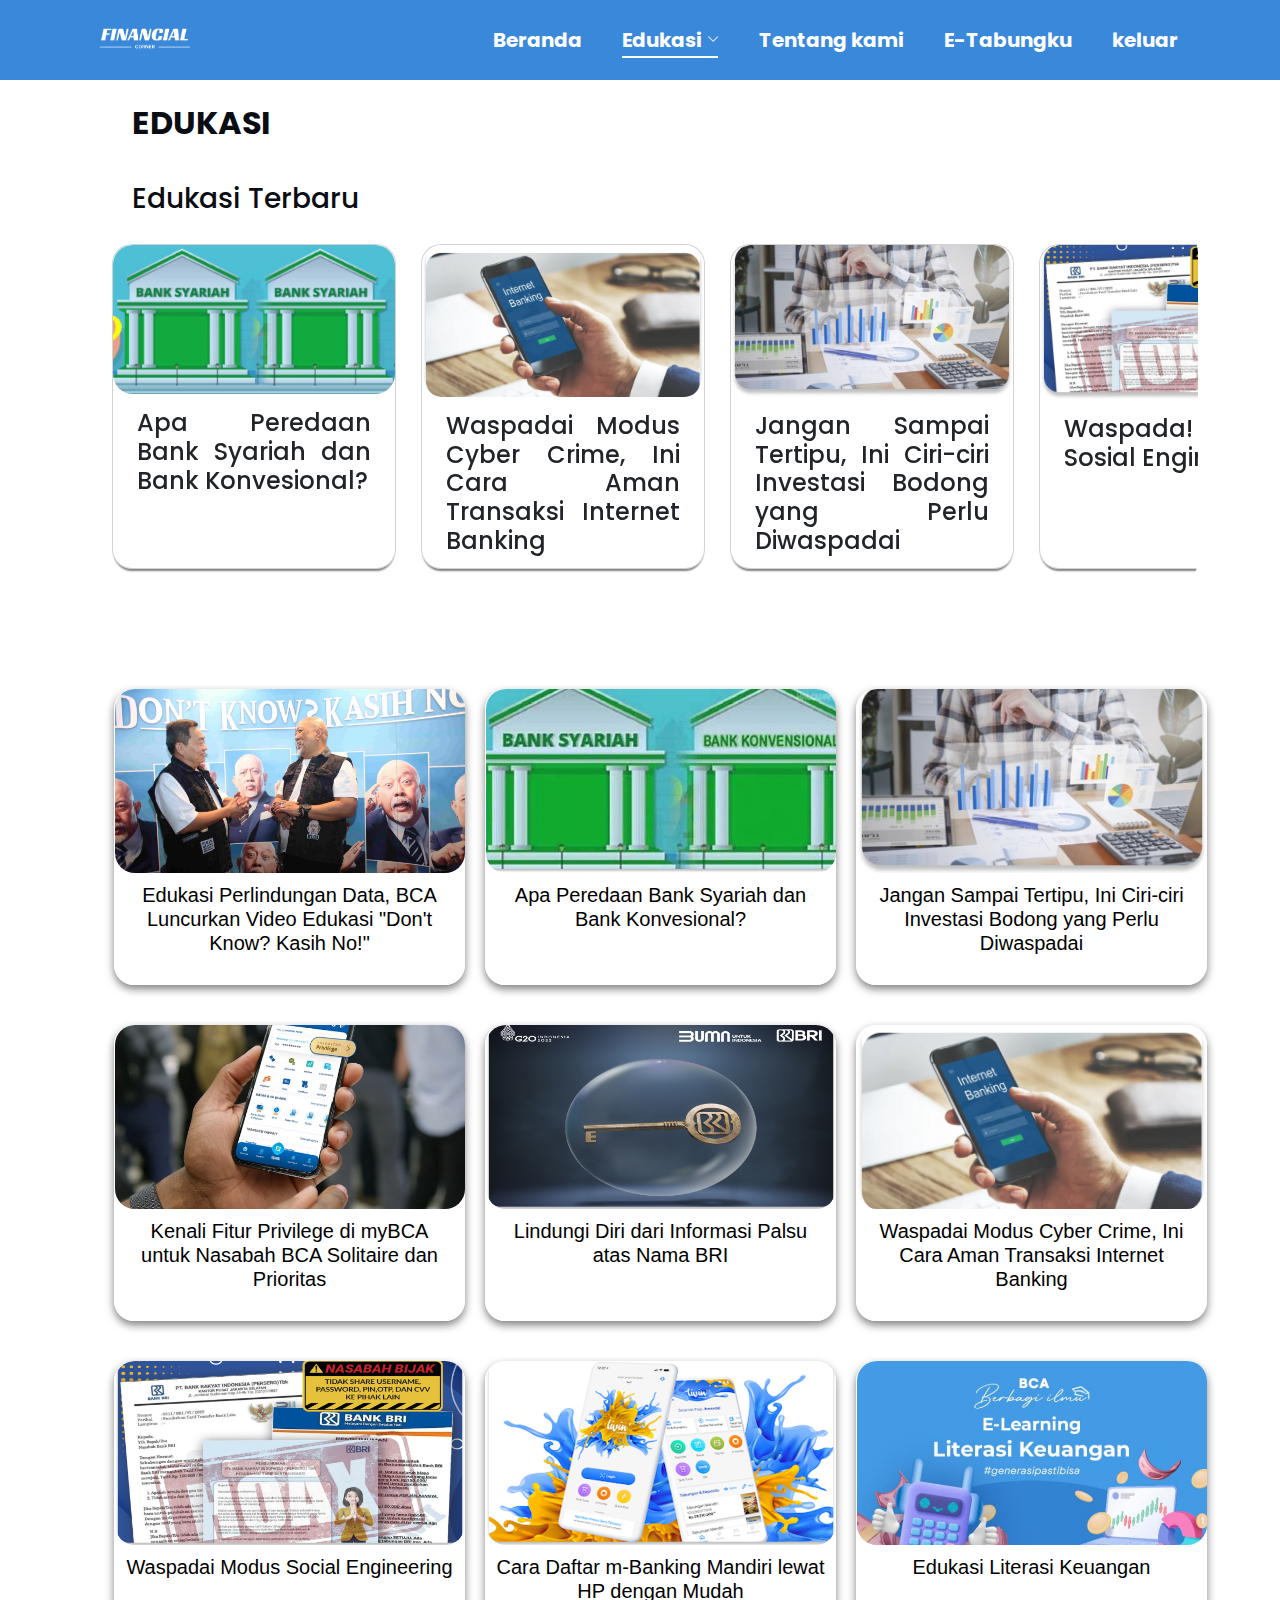
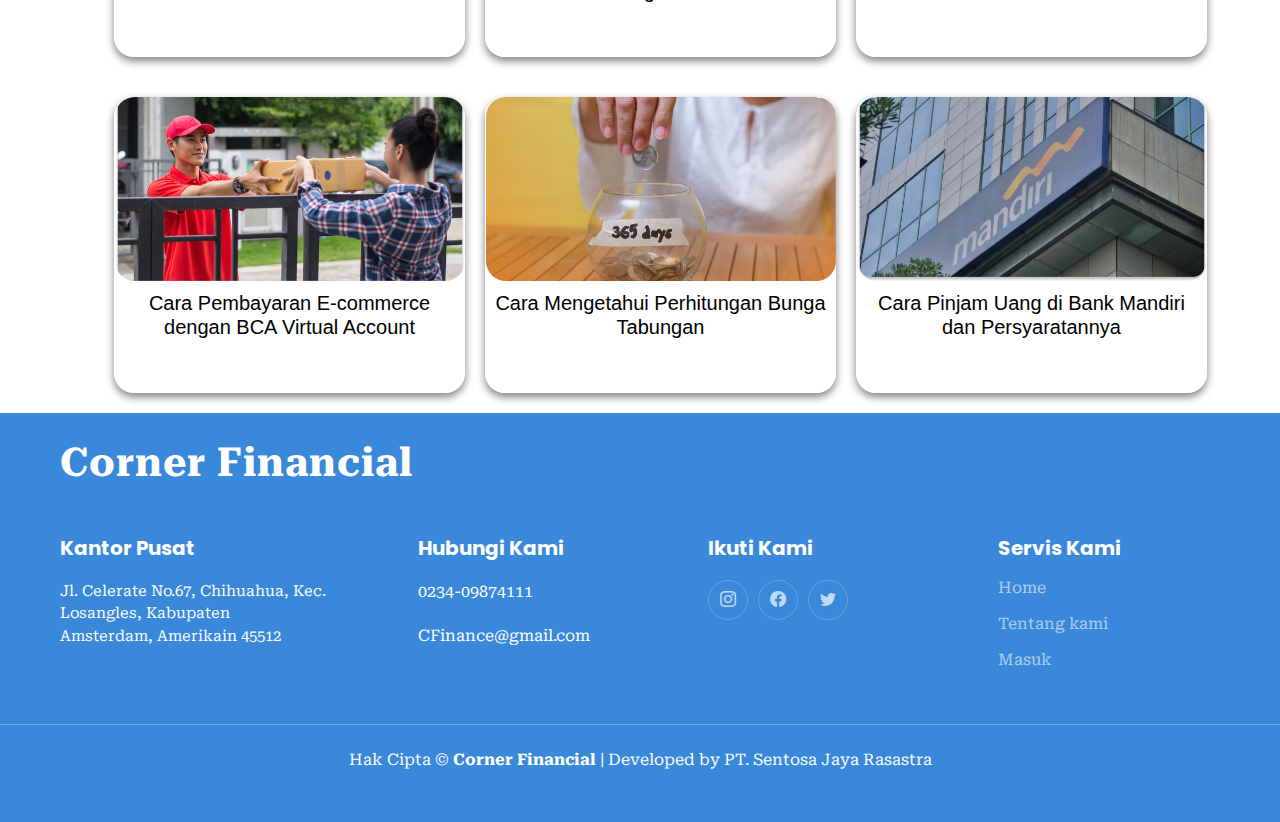
<file: edukasi-login.html>
<!DOCTYPE html>
<html lang="en">
  <head>
    <meta charset="utf-8" />
    <meta content="width=device-width, initial-scale=1.0" name="viewport" />
    <title>Edukasi</title>
    <!-- Favicons -->
    <link href="assets/img/favicon.ico" rel="icon" />
    <link href="assets/img/apple-touch-icon.png" rel="apple-touch-icon" />
    <!-- Google Fonts -->
    <link rel="preconnect" href="https://fonts.googleapis.com">
    <link rel="preconnect" href="https://fonts.gstatic.com" crossorigin>
    <link href="https://fonts.googleapis.com/css2?family=Poppins:ital,wght@0,100;0,200;0,300;0,400;0,500;0,600;0,700;0,800;0,900;1,100;1,200;1,300;1,400;1,500;1,600;1,700;1,800;1,900&display=swap" rel="stylesheet">
    <link href="https://fonts.googleapis.com/css2?family=Roboto+Serif:opsz,wdth,wght,GRAD@8..144,50..150,100..900,-50..100&display=swap" rel="stylesheet">
    <!-- Vendor CSS Files -->
    <link href="assets/vendor/bootstrap/css/bootstrap.min.css" rel="stylesheet">
    <link href="assets/vendor/bootstrap-icons/bootstrap-icons.css" rel="stylesheet">
    <link href="assets/vendor/fontawesome-free/css/all.min.css" rel="stylesheet">
    <link href="assets/vendor/glightbox/css/glightbox.min.css" rel="stylesheet">
    <link href="assets/vendor/swiper/swiper-bundle.min.css" rel="stylesheet">
    <link href="assets/vendor/aos/aos.css" rel="stylesheet">
    <!-- Main CSS File -->
    <link href="assets/css/main.css" rel="stylesheet">
    <!-- <link href="./Halaman_Edukasi/Edukasi.css" rel="stylesheet"> -->

  </head>

  <body>
    <!-- ======= Header ======= -->
    <header class="header d-flex align-items-center fixed-top" style="background-color: #3a88da;">
      <div class="container-fluid container-xl d-flex align-items-center justify-content-between">
        <a href="./" class="logo d-flex align-items-center">
          <img src="assets/img/logo-web.png" alt="" />
        </a>

        <i class="mobile-nav-toggle mobile-nav-show bi bi-list"></i>
        <i class="mobile-nav-toggle mobile-nav-hide d-none bi bi-x"></i>
        <nav id="navbar" class="navbar">
          <ul>
            <li><a href="./">Beranda</a></li>
            <li class="dropdown active">
              <a href="#"><span>Edukasi</span> <i class="bi bi-chevron-down dropdown-indicator"></i></a>
              <ul>
                <li><a href="./promo-login.html">Promo</a></li>
                <li><a href="#">Bank BCA</a></li>
                <li><a href="#">Bank BNI</a></li>
                <li><a href="#">Bank BRI</a></li>
                <li><a href="#">Bank MANDIRI</a></li>
                <li><a href="#">Bank BTN</a></li>
              </ul>
            </li>
            <li><a href="./tentangKami-login.html">Tentang kami</a></li>
            <li><a href="./e-tabungku/">E-Tabungku</a></li>
            <li><a href="./">keluar</a></li>
          </ul>
        </nav>
        <!-- .navbar -->
      </div>
    </header>
    <!-- End Header -->
<br>

    <main id="main">
      <div class="container">
      <section id="featured-services" class="featured-services">

        <div class="section-header">
          <h2>Edukasi</h2>
          <h3>Edukasi Terbaru</h3>
        </div>
                <!-- Card Slider -->
      <div class="card-slider">
  
        <div class="slide-container swiper">
          <div class="slide-content">
            <div class="card-wrapper-edukasi swiper-wrapper">
              
            </div>
          </div>
      </div>
      </div>
  
        <!-- End Featured Services Section -->
      </section>
<div class="container">

  <div class="grid-container">


    <div class="grid-item">
      <img src="./assets/img/imgedu/kontenEdukasi1.png" class="foto-grid" />
      <h2><a href="./kontenEdukasi/konten_edukasi1.html">Edukasi Perlindungan Data, BCA Luncurkan Video Edukasi "Don't Know? Kasih No!"</a></h2>
    </div>
    <div class="grid-item">
      <img src="./assets/img/imgedu/kontenEdukasi2.png" class="foto-grid" />
      <h2><a href="contentEdukasi2">Apa Peredaan Bank Syariah dan Bank Konvesional?</a></h2>
    </div>
    <div class="grid-item">
      <img src="./assets/img/imgedu/edukasi3.png" class="foto-grid" />
      <h2><a href="./kontenEdukasi/konten_edukasi3.html">Jangan Sampai Tertipu, Ini Ciri-ciri Investasi Bodong yang Perlu Diwaspadai</a></h2>
    </div>
  </div>

  <div class="grid-container">
    <div class="grid-item">
      <img src="./assets/img/imgedu/kontenEdukasi4.png" class="foto-grid" />
      <h2><a href="https://www.bca.co.id/id/informasi/Edukatips/2024/02/20/09/53/Kenali-Fitur-Privilege-di-myBCA-untuk-Nasabah-Solitaire-dan-Prioritas">Kenali Fitur Privilege di myBCA untuk Nasabah BCA Solitaire dan Prioritas</a></h2>
    </div>
    <div class="grid-item">
      <img src="./assets/img/imgedu/kontenEdukasi5.png" class="foto-grid" />
      <h2><a href="https://bri.co.id/en/waspada-modus-detail?title=lindungi-diri-dari-informasi-palsu-atas-nama-bri">Lindungi Diri dari Informasi Palsu atas Nama BRI</a></h2>
    </div>
    <div class="grid-item">
      <img src="./assets/img/imgedu/edukasi2.png" class="foto-grid" />
      <h2><a href="./kontenEdukasi/konten_edukasi6.html">Waspadai Modus Cyber Crime, Ini Cara Aman Transaksi Internet Banking</a></h2>
    </div>
  </div>

  <div class="grid-container">
    <div class="grid-item">
      <img src="./assets/img/imgedu/kontenEdukasi7.png" class="foto-grid" />
      <h2><a href="https://finance.wartaekonomi.co.id/read36793/waspada-modus-penipuan-social-engineering-begini-antisipasinya">Waspadai Modus Social Engineering</a></h2>
    </div>
    <div class="grid-item">
      <img src="./assets/img/imgedu/kontenEdukasi8.png" class="foto-grid" />
      <h2><a href="https://umsu.ac.id/berita/cara-mudah-daftar-mandiri-mobile-banking-livin-melalui-hp/">Cara Daftar m-Banking Mandiri lewat HP dengan Mudah</a></h2>
    </div>
    <div class="grid-item">
      <img src="./assets/img/imgedu/kontenEdukasi9.png" class="foto-grid" />
      <h2><a href="https://www.bca.co.id/id/tentang-bca/CSR/Bakti-BCA/solusi-cerdas/edukasi-literasi-keuangan">Edukasi Literasi Keuangan</a></h2>
    </div>
  </div>

  <div class="grid-container">
    <div class="grid-item">
      <img src="./assets/img/imgedu/kontenEdukasi10.png" class="foto-grid" />
      <h2><a href="https://www.bca.co.id/id/informasi/Edukatips/2024/03/01/03/24/cara-pembayaran-e-commerce-dengan-bca-virtual-account">Cara Pembayaran E-commerce dengan BCA Virtual Account </a></h2>
    </div>
    <div class="grid-item">
      <img src="./assets/img/imgedu/kontenEdukasi11.png" class="foto-grid" />
      <h2><a href="https://www.ocbc.id/id/article/2022/02/03/cara-menghitung-bunga-tabungan">Cara Mengetahui Perhitungan Bunga Tabungan</a></h2>
    </div>
    <div class="grid-item">
      <img src="./assets/img/imgedu/kontenEdukasi12.png" class="foto-grid" />
      <h2><a href="https://kumparan.com/berita-bisnis/cara-pinjam-uang-di-bank-mandiri-dan-persyaratannya-1wVBPPQUDBC">Cara Pinjam Uang di Bank Mandiri dan Persyaratannya</a></h2>
    </div>
  </div>

</div>
</div>
    </main>
    <!-- End #main -->

    <!-- ======= Footer ======= -->
    <footer id="footer" class="footer">
      <div class="container-footer">
        <div class="row col-lg-12 mb-5">
          <div class="col-lg-12 col-md-12 footer-info">
          <a href="./" class="logo d-flex align-items-center">
            <span>Corner Financial</span>
          </a>
          </div>
        </div>
        <div class="row col-lg-12 ">
          <div class="col-lg-3 col-md-12 footer-info ">
            <h4>Kantor Pusat</h4>
            <p>Jl. Celerate No.67, Chihuahua, Kec. Losangles,
              Kabupaten Amsterdam, Amerikain 45512</p>

          </div>

          <div class="col-lg-3 col-6 footer-links">
            <h4>Hubungi Kami</h4>
            <ul>
              <li> 0234-09874111</li>
              <li> CFinance@gmail.com</li>
            </ul>
          </div>

          <div class="col-lg-3 col-6 footer-links">
            <h4>Ikuti Kami</h4>

            <div class="social-links d-flex ">
              <a href="#" class="instagram"><i class="bi bi-instagram"></i></a>
              <a href="#" class="facebook"><i class="bi bi-facebook"></i></a>
              <a href="#" class="twitter"><i class="bi bi-twitter"></i></a>
            </div>
          </div>

          <div class="col-lg-3 col-md-12 footer-links">
            <h4>Servis Kami</h4>
            <ul>
              <li><a href="./">Home</a></li>
              <li><a href="./tentangKami.html">Tentang kami</a></li>
              <li><a href="./login">Masuk</a></li>
            </ul>
          </div>
        </div>
      </div>
      <hr size="10px" >
      <div class="container">
        <div class="copyright">
          Hak Cipta &copy; <strong><span>Corner Financial</span></strong
          > | Developed by  PT. Sentosa Jaya Rasastra 
        </div>
      </div>
    </footer>
    <!-- End Footer -->

    <a href="#" class="scroll-top d-flex align-items-center justify-content-center"><i class="bi bi-arrow-up-short"></i></a>

    <div id="preloader"></div>

    <!-- Vendor JS Files -->
    <script src="assets/vendor/bootstrap/js/bootstrap.bundle.min.js"></script>
    <script src="assets/vendor/purecounter/purecounter_vanilla.js"></script>
    <script src="assets/vendor/glightbox/js/glightbox.min.js"></script>
    <script src="assets/vendor/swiper/swiper-bundle.min.js"></script>
    <script src="assets/vendor/aos/aos.js"></script>

    <!-- Template Main JS File -->
    <script src="./assets/js/main.js"></script>

  </body>
</html>
</file>
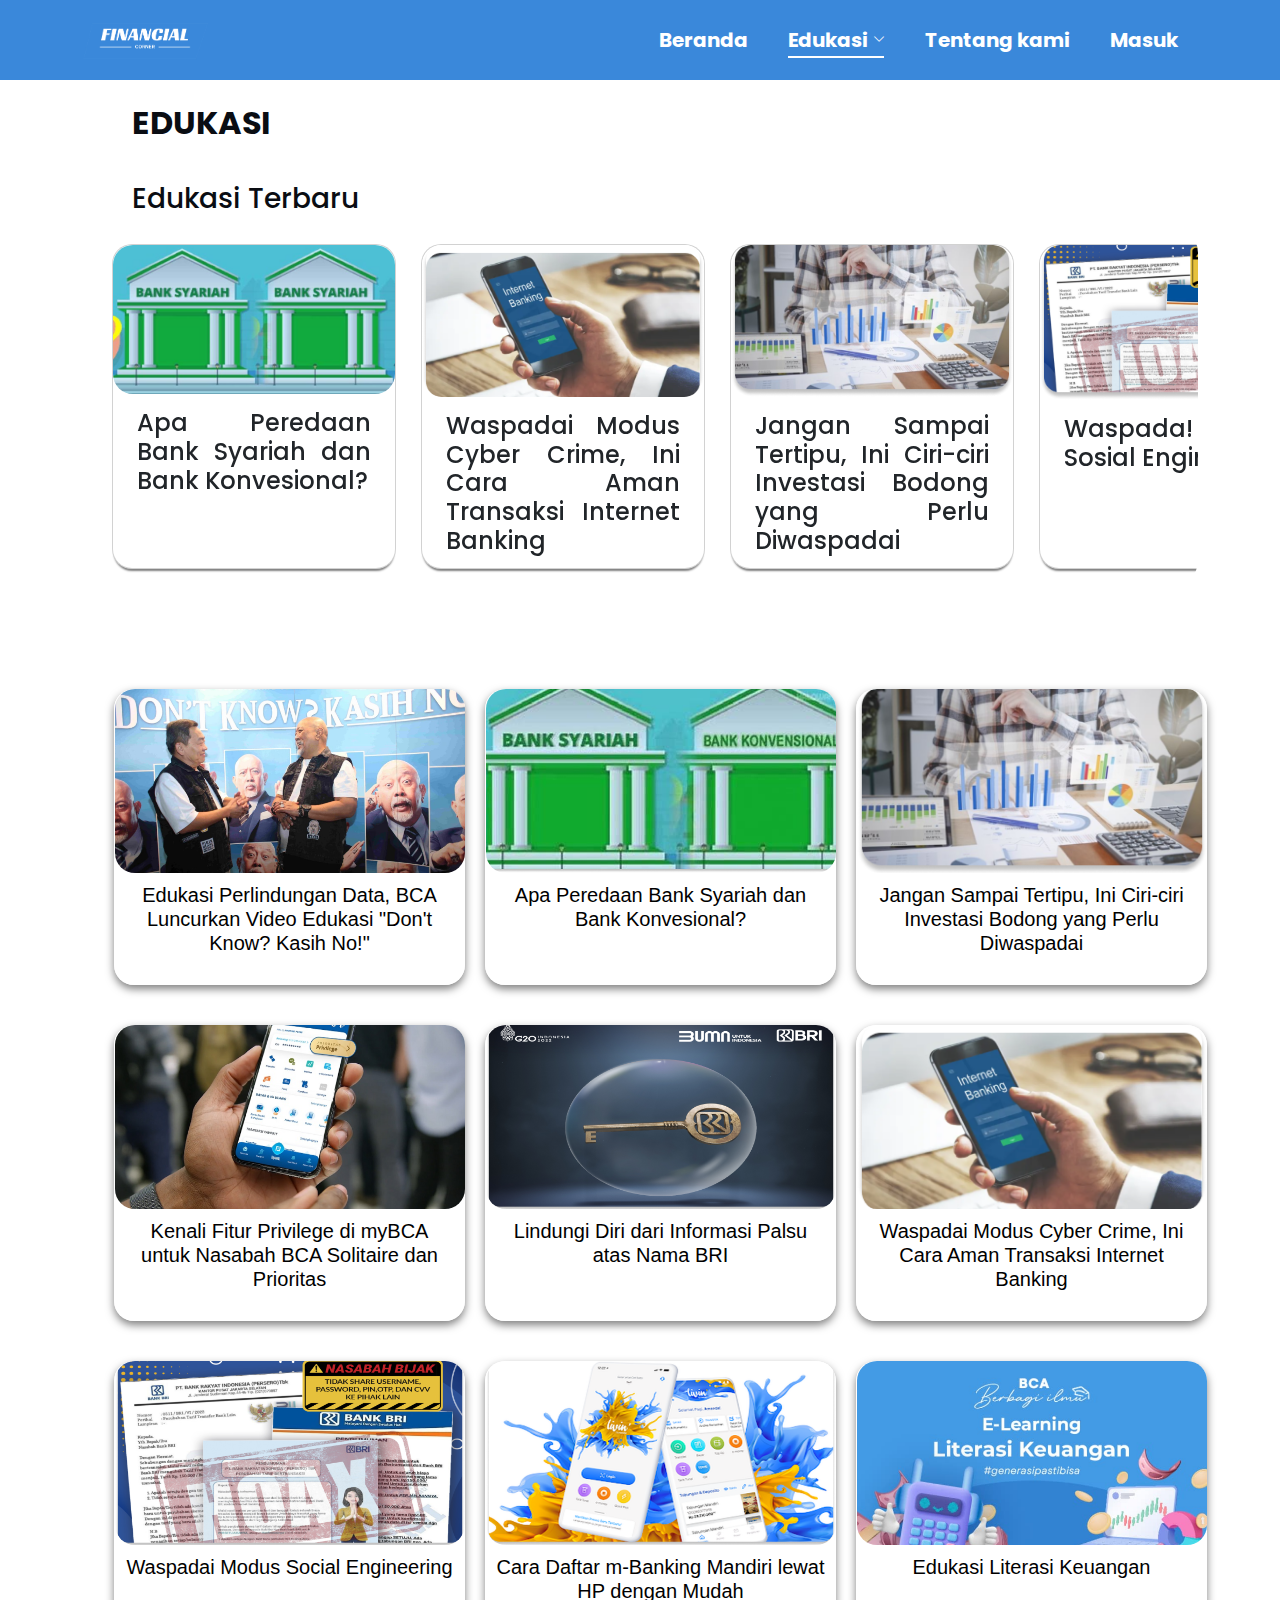
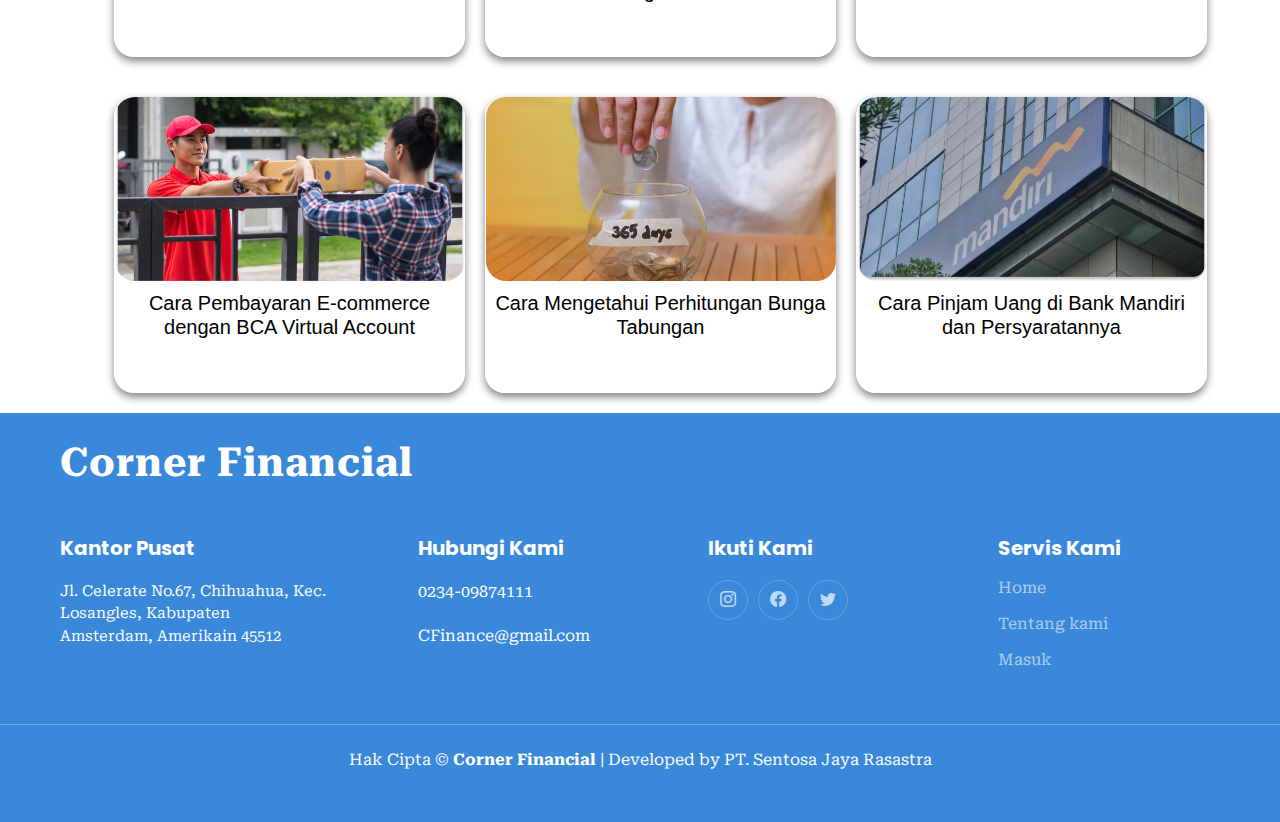
<file: edukasi.html>
<!DOCTYPE html>
<html lang="en">
  <head>
    <meta charset="utf-8" />
    <meta content="width=device-width, initial-scale=1.0" name="viewport" />
    <title>Edukasi</title>
    <!-- Favicons -->
    <link href="assets/img/favicon.ico" rel="icon" />
    <link href="assets/img/apple-touch-icon.png" rel="apple-touch-icon" />
    <!-- Google Fonts -->
    <link rel="preconnect" href="https://fonts.googleapis.com">
    <link rel="preconnect" href="https://fonts.gstatic.com" crossorigin>
    <link href="https://fonts.googleapis.com/css2?family=Poppins:ital,wght@0,100;0,200;0,300;0,400;0,500;0,600;0,700;0,800;0,900;1,100;1,200;1,300;1,400;1,500;1,600;1,700;1,800;1,900&display=swap" rel="stylesheet">
    <link href="https://fonts.googleapis.com/css2?family=Roboto+Serif:opsz,wdth,wght,GRAD@8..144,50..150,100..900,-50..100&display=swap" rel="stylesheet">
    <!-- Vendor CSS Files -->
    <link href="assets/vendor/bootstrap/css/bootstrap.min.css" rel="stylesheet">
    <link href="assets/vendor/bootstrap-icons/bootstrap-icons.css" rel="stylesheet">
    <link href="assets/vendor/fontawesome-free/css/all.min.css" rel="stylesheet">
    <link href="assets/vendor/glightbox/css/glightbox.min.css" rel="stylesheet">
    <link href="assets/vendor/swiper/swiper-bundle.min.css" rel="stylesheet">
    <link href="assets/vendor/aos/aos.css" rel="stylesheet">
    <!-- Main CSS File -->
    <link href="assets/css/main.css" rel="stylesheet">
    <!-- <link href="./Halaman_Edukasi/Edukasi.css" rel="stylesheet"> -->

  </head>

  <body>
    <!-- ======= Header ======= -->
    <header class="header d-flex align-items-center fixed-top" style="background-color: #3a88da;">
      <div class="container-fluid container-xl d-flex align-items-center justify-content-between">
        <a href="./" class="logo d-flex align-items-center">
          <img src="assets/img/logo-web.png" alt="" />
        </a>

        <i class="mobile-nav-toggle mobile-nav-show bi bi-list"></i>
        <i class="mobile-nav-toggle mobile-nav-hide d-none bi bi-x"></i>
        <nav id="navbar" class="navbar">
          <ul>
            <li><a href="./">Beranda</a></li>
            <li class="dropdown active">
              <a href="#"><span>Edukasi</span> <i class="bi bi-chevron-down dropdown-indicator"></i></a>
              <ul>
                <li><a href="./promo.html">Promo</a></li>
                <li><a href="./informasiBank/infobca.html">Bank BCA</a></li>
                <li><a href="./informasiBank/infobni.html">Bank BNI</a></li>
                <li><a href="./informasiBank/infobri.html">Bank BRI</a></li>
                <li><a href="./informasiBank/infoMandiri.html">Bank MANDIRI</a></li>
                <li><a href="./informasiBank/infoBtn.html">Bank BTN</a></li>
              </ul>
            </li>
            <li><a href="./tentangKami.html">Tentang kami</a></li>
            <li><a href="./login">Masuk</a></li>
          </ul>
        </nav>
        <!-- .navbar -->
      </div>
    </header>
    <!-- End Header -->
<br>

    <main id="main">
      <div class="container">
      <section id="featured-services" class="featured-services">

        <div class="section-header">
          <h2>Edukasi</h2>
          <h3>Edukasi Terbaru</h3>
        </div>
                <!-- Card Slider -->
      <div class="card-slider">
  
        <div class="slide-container swiper">
          <div class="slide-content">
            <div class="card-wrapper-edukasi swiper-wrapper">
              
            </div>
          </div>
      </div>
      </div>
  
        <!-- End Featured Services Section -->
      </section>
<div class="container">

  <div class="grid-container">


    <div class="grid-item">
      <img src="./assets/img/imgedu/kontenEdukasi1.png" class="foto-grid" />
      <h2><a href="./kontenEdukasi/konten_edukasi1.html">Edukasi Perlindungan Data, BCA Luncurkan Video Edukasi "Don't Know? Kasih No!"</a></h2>
    </div>
    <div class="grid-item">
      <img src="./assets/img/imgedu/kontenEdukasi2.png" class="foto-grid" />
      <h2><a href="contentEdukasi2">Apa Peredaan Bank Syariah dan Bank Konvesional?</a></h2>
    </div>
    <div class="grid-item">
      <img src="./assets/img/imgedu/edukasi3.png" class="foto-grid" />
      <h2><a href="./kontenEdukasi/konten_edukasi3.html">Jangan Sampai Tertipu, Ini Ciri-ciri Investasi Bodong yang Perlu Diwaspadai</a></h2>
    </div>
  </div>

  <div class="grid-container">
    <div class="grid-item">
      <img src="./assets/img/imgedu/kontenEdukasi4.png" class="foto-grid" />
      <h2><a href="https://www.bca.co.id/id/informasi/Edukatips/2024/02/20/09/53/Kenali-Fitur-Privilege-di-myBCA-untuk-Nasabah-Solitaire-dan-Prioritas">Kenali Fitur Privilege di myBCA untuk Nasabah BCA Solitaire dan Prioritas</a></h2>
    </div>
    <div class="grid-item">
      <img src="./assets/img/imgedu/kontenEdukasi5.png" class="foto-grid" />
      <h2><a href="https://bri.co.id/en/waspada-modus-detail?title=lindungi-diri-dari-informasi-palsu-atas-nama-bri">Lindungi Diri dari Informasi Palsu atas Nama BRI</a></h2>
    </div>
    <div class="grid-item">
      <img src="./assets/img/imgedu/edukasi2.png" class="foto-grid" />
      <h2><a href="./kontenEdukasi/konten_edukasi6.html">Waspadai Modus Cyber Crime, Ini Cara Aman Transaksi Internet Banking</a></h2>
    </div>
  </div>

  <div class="grid-container">
    <div class="grid-item">
      <img src="./assets/img/imgedu/kontenEdukasi7.png" class="foto-grid" />
      <h2><a href="https://finance.wartaekonomi.co.id/read36793/waspada-modus-penipuan-social-engineering-begini-antisipasinya">Waspadai Modus Social Engineering</a></h2>
    </div>
    <div class="grid-item">
      <img src="./assets/img/imgedu/kontenEdukasi8.png" class="foto-grid" />
      <h2><a href="https://umsu.ac.id/berita/cara-mudah-daftar-mandiri-mobile-banking-livin-melalui-hp/">Cara Daftar m-Banking Mandiri lewat HP dengan Mudah</a></h2>
    </div>
    <div class="grid-item">
      <img src="./assets/img/imgedu/kontenEdukasi9.png" class="foto-grid" />
      <h2><a href="https://www.bca.co.id/id/tentang-bca/CSR/Bakti-BCA/solusi-cerdas/edukasi-literasi-keuangan">Edukasi Literasi Keuangan</a></h2>
    </div>
  </div>

  <div class="grid-container">
    <div class="grid-item">
      <img src="./assets/img/imgedu/kontenEdukasi10.png" class="foto-grid" />
      <h2><a href="https://www.bca.co.id/id/informasi/Edukatips/2024/03/01/03/24/cara-pembayaran-e-commerce-dengan-bca-virtual-account">Cara Pembayaran E-commerce dengan BCA Virtual Account </a></h2>
    </div>
    <div class="grid-item">
      <img src="./assets/img/imgedu/kontenEdukasi11.png" class="foto-grid" />
      <h2><a href="https://www.ocbc.id/id/article/2022/02/03/cara-menghitung-bunga-tabungan">Cara Mengetahui Perhitungan Bunga Tabungan</a></h2>
    </div>
    <div class="grid-item">
      <img src="./assets/img/imgedu/kontenEdukasi12.png" class="foto-grid" />
      <h2><a href="https://kumparan.com/berita-bisnis/cara-pinjam-uang-di-bank-mandiri-dan-persyaratannya-1wVBPPQUDBC">Cara Pinjam Uang di Bank Mandiri dan Persyaratannya</a></h2>
    </div>
  </div>

</div>
</div>
    </main>
    <!-- End #main -->

    <!-- ======= Footer ======= -->
    <footer id="footer" class="footer">
      <div class="container-footer">
        <div class="row col-lg-12 mb-5">
          <div class="col-lg-12 col-md-12 footer-info">
          <a href="./" class="logo d-flex align-items-center">
            <span>Corner Financial</span>
          </a>
          </div>
        </div>
        <div class="row col-lg-12 ">
          <div class="col-lg-3 col-md-12 footer-info ">
            <h4>Kantor Pusat</h4>
            <p>Jl. Celerate No.67, Chihuahua, Kec. Losangles,
              Kabupaten Amsterdam, Amerikain 45512</p>

          </div>

          <div class="col-lg-3 col-6 footer-links">
            <h4>Hubungi Kami</h4>
            <ul>
              <li> 0234-09874111</li>
              <li> CFinance@gmail.com</li>
            </ul>
          </div>

          <div class="col-lg-3 col-6 footer-links">
            <h4>Ikuti Kami</h4>

            <div class="social-links d-flex ">
              <a href="#" class="instagram"><i class="bi bi-instagram"></i></a>
              <a href="#" class="facebook"><i class="bi bi-facebook"></i></a>
              <a href="#" class="twitter"><i class="bi bi-twitter"></i></a>
            </div>
          </div>

          <div class="col-lg-3 col-md-12 footer-links">
            <h4>Servis Kami</h4>
            <ul>
              <li><a href="./">Home</a></li>
              <li><a href="./tentangKami.html">Tentang kami</a></li>
              <li><a href="./login">Masuk</a></li>
            </ul>
          </div>
        </div>
      </div>
      <hr size="10px" >
      <div class="container">
        <div class="copyright">
          Hak Cipta &copy; <strong><span>Corner Financial</span></strong
          > | Developed by  PT. Sentosa Jaya Rasastra 
        </div>
      </div>
    </footer>
    <!-- End Footer -->

    <a href="#" class="scroll-top d-flex align-items-center justify-content-center"><i class="bi bi-arrow-up-short"></i></a>

    <div id="preloader"></div>

    <!-- Vendor JS Files -->
    <script src="assets/vendor/bootstrap/js/bootstrap.bundle.min.js"></script>
    <script src="assets/vendor/purecounter/purecounter_vanilla.js"></script>
    <script src="assets/vendor/glightbox/js/glightbox.min.js"></script>
    <script src="assets/vendor/swiper/swiper-bundle.min.js"></script>
    <script src="assets/vendor/aos/aos.js"></script>

    <!-- Template Main JS File -->
    <script src="./assets/js/main.js"></script>

  </body>
</html>
</file>
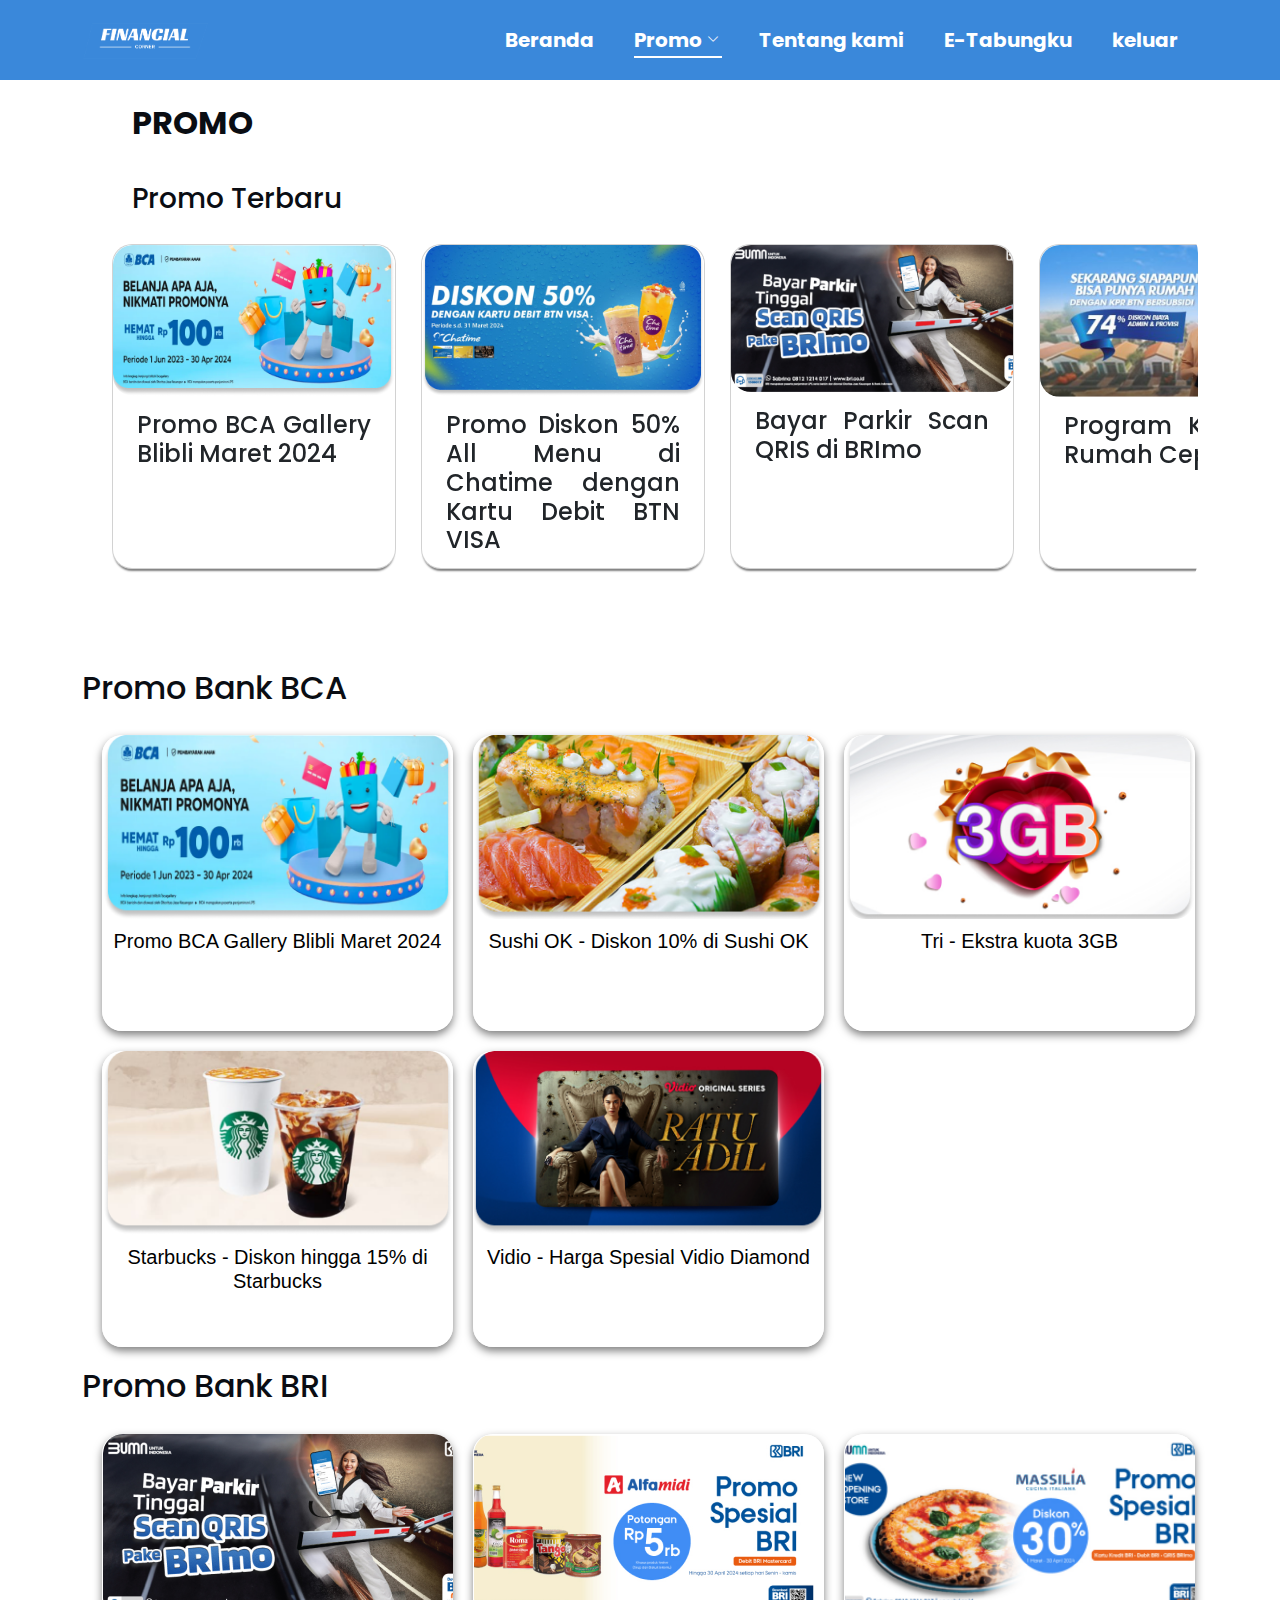
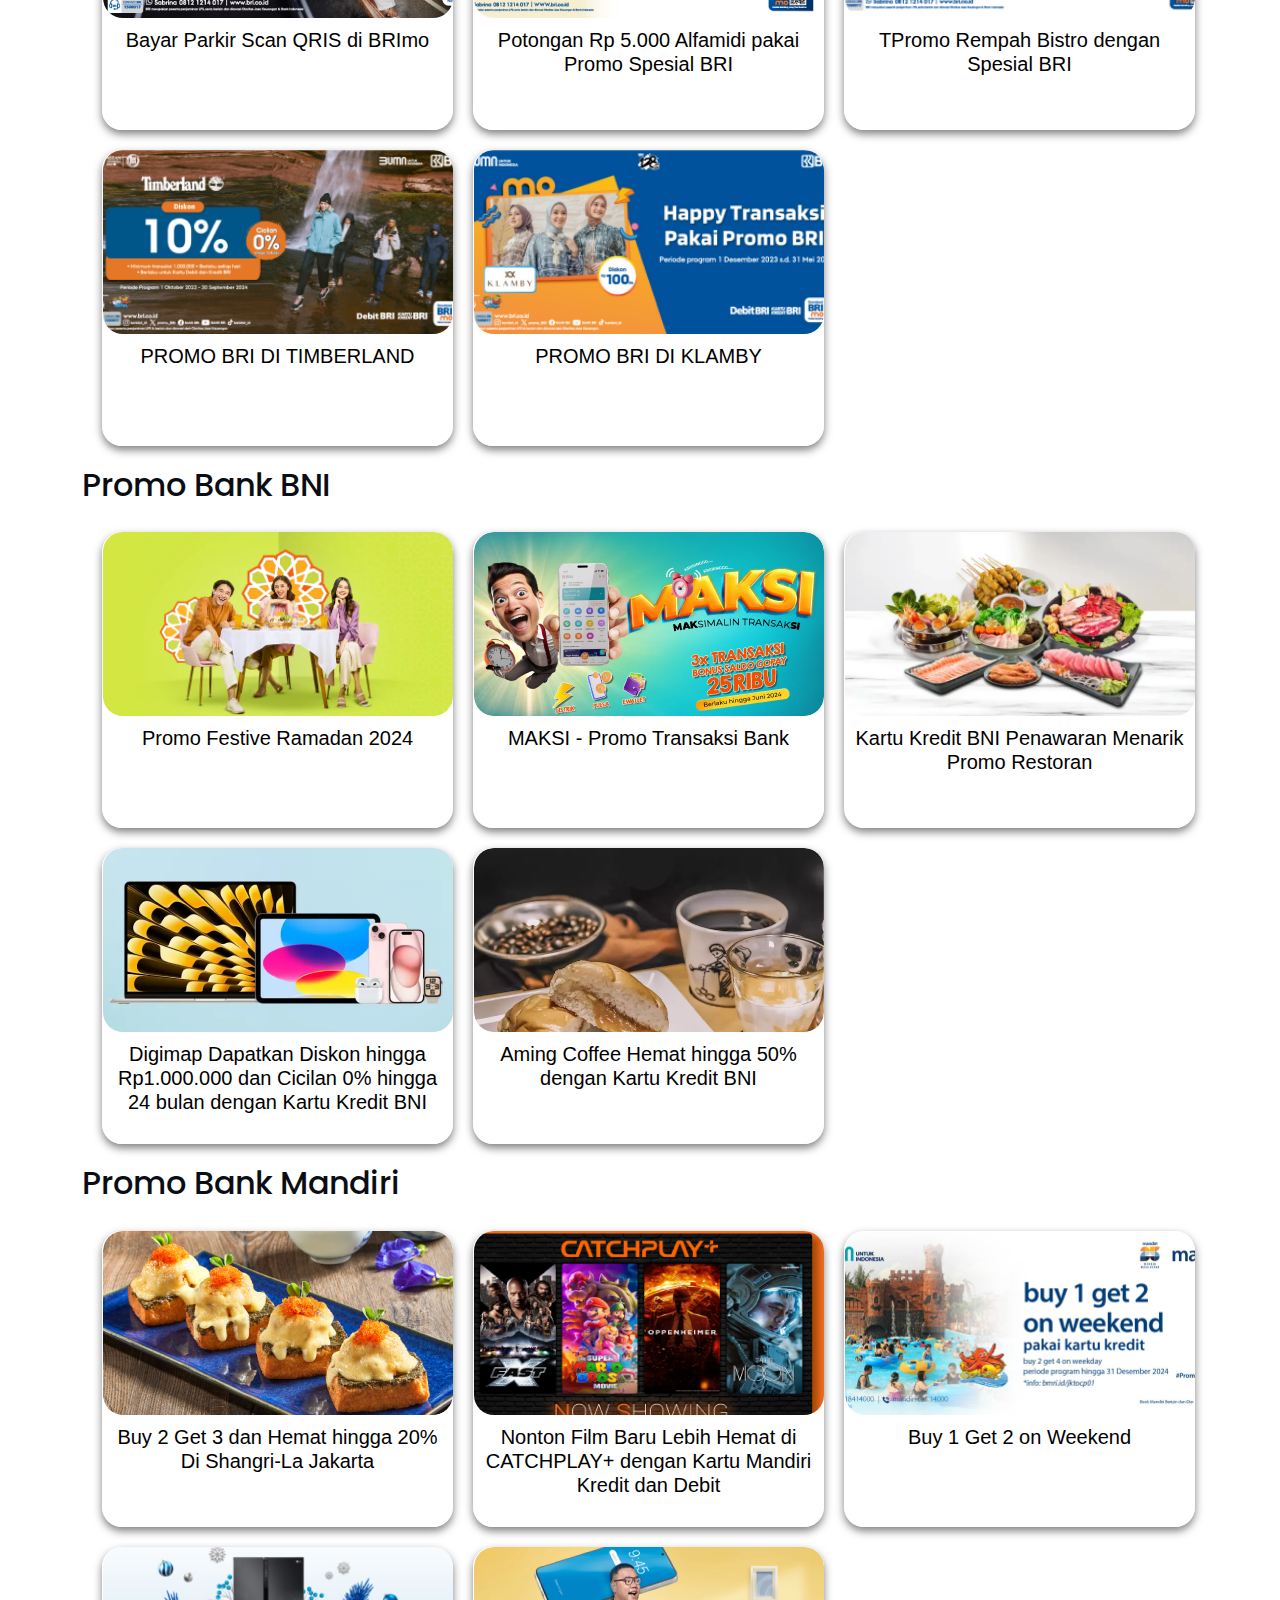
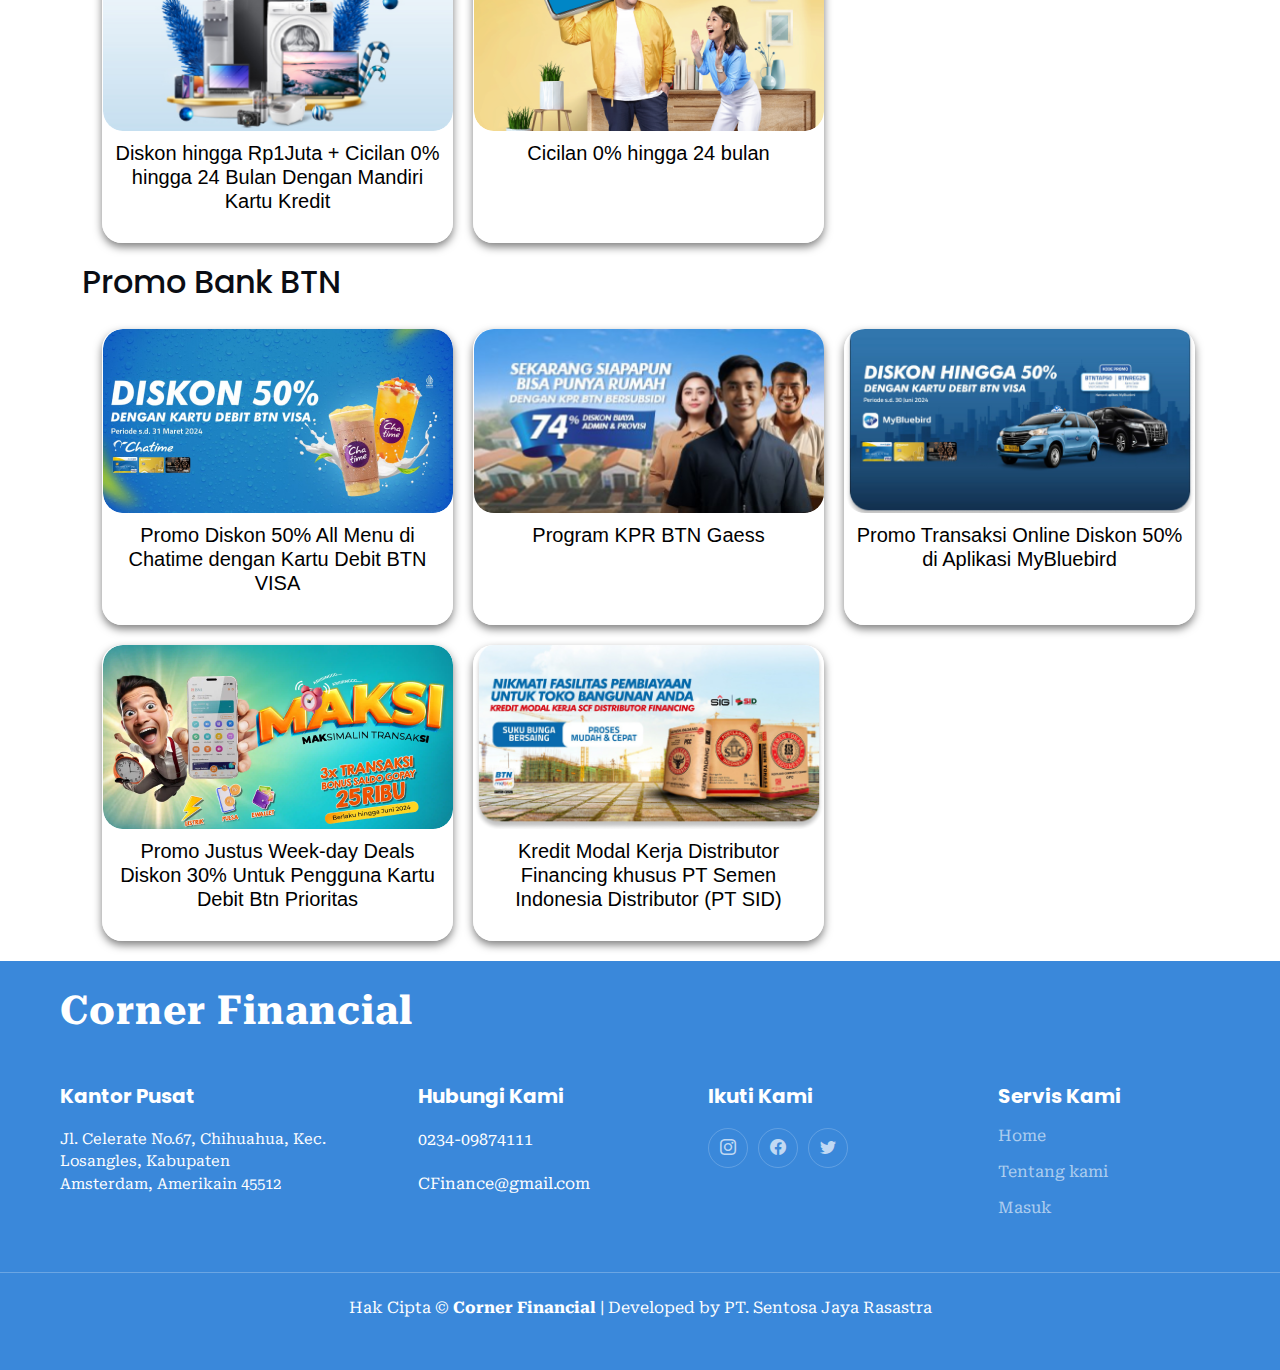
<file: promo-login.html>
<!DOCTYPE html>
<html lang="en">
  <head>
    <meta charset="utf-8" />
    <meta content="width=device-width, initial-scale=1.0" name="viewport" />
    <title>Promo</title>
    <!-- Favicons -->
    <link href="assets/img/favicon.ico" rel="icon" />
    <link href="assets/img/apple-touch-icon.png" rel="apple-touch-icon" />
    <!-- Google Fonts -->
    <link rel="preconnect" href="https://fonts.googleapis.com" />
    <link rel="preconnect" href="https://fonts.gstatic.com" crossorigin />
    <link href="https://fonts.googleapis.com/css2?family=Poppins:ital,wght@0,100;0,200;0,300;0,400;0,500;0,600;0,700;0,800;0,900;1,100;1,200;1,300;1,400;1,500;1,600;1,700;1,800;1,900&display=swap" rel="stylesheet" />
    <link href="https://fonts.googleapis.com/css2?family=Roboto+Serif:opsz,wdth,wght,GRAD@8..144,50..150,100..900,-50..100&display=swap" rel="stylesheet" />
    <!-- Vendor CSS Files -->
    <link href="assets/vendor/bootstrap/css/bootstrap.min.css" rel="stylesheet" />
    <link href="assets/vendor/bootstrap-icons/bootstrap-icons.css" rel="stylesheet" />
    <link href="assets/vendor/fontawesome-free/css/all.min.css" rel="stylesheet" />
    <link href="assets/vendor/glightbox/css/glightbox.min.css" rel="stylesheet" />
    <link href="assets/vendor/swiper/swiper-bundle.min.css" rel="stylesheet" />
    <link href="assets/vendor/aos/aos.css" rel="stylesheet" />
    <!-- Main CSS File -->
    <link href="assets/css/main.css" rel="stylesheet" />
    <!-- <link href="./Halaman_Edukasi/Edukasi.css" rel="stylesheet"> -->
  </head>

  <body>
    <!-- ======= Header ======= -->
    <header class="header d-flex align-items-center fixed-top" style="background-color: #3a88da">
      <div class="container-fluid container-xl d-flex align-items-center justify-content-between">
        <a href="./" class="logo d-flex align-items-center">
          <img src="assets/img/logo-web.png" alt="" />
        </a>

        <i class="mobile-nav-toggle mobile-nav-show bi bi-list"></i>
        <i class="mobile-nav-toggle mobile-nav-hide d-none bi bi-x"></i>
        <nav id="navbar" class="navbar">
          <ul>
            <li><a href="./">Beranda</a></li>
            <li class="dropdown active">
              <a href="#"><span>Promo</span> <i class="bi bi-chevron-down dropdown-indicator"></i></a>
              <ul>
                <li><a href="./edukasi-login.html">Edukasi</a></li>
                <li><a href="#">Bank BCA</a></li>
                <li><a href="#">Bank BNI</a></li>
                <li><a href="#">Bank BRI</a></li>
                <li><a href="#">Bank MANDIRI</a></li>
                <li><a href="#">Bank BTN</a></li>
              </ul>
            </li>
            <li><a href="./tentangKami-login.html">Tentang kami</a></li>
            <li><a href="./e-tabungku/">E-Tabungku</a></li>
            <li><a href="./">keluar</a></li>
          </ul>
        </nav>
        <!-- .navbar -->
      </div>
    </header>
    <!-- End Header -->
    <br />

    <main id="main">
      <div class="container">
        <section id="featured-servics" class="featured-services">
          <div class="section-header">
            <h2>Promo</h2>
            <h3>Promo Terbaru</h3>
          </div>
          <!-- Card Slider -->
          <div class="card-slider">
            <div class="slide-container swiper">
              <div class="slide-content">
                <div class="card-wrapper swiper-wrapper"></div>
              </div>
            </div>
          </div>
        </section>
        <div class="container"></div>

        <h2>Promo Bank BCA</h2>

        <div class="grid-container">
          <div class="grid-item">
            <img src="./assets/img/promo/Rectangle 27.png" alt="Promo BCA Gallery Blibli Maret 2024" />
            <h2><a href="https://www.blibli.com/promosi/bank-bca-gallery?appsWebview=true">Promo BCA Gallery Blibli Maret 2024</a></h2>
          </div>
          <div class="grid-item">
            <img src="./assets/img/promo/image 38.png" alt="Sushi OK - Diskon 10% di Sushi OK" />
            <h2><a href="https://www.bca.co.id/id/promo-bca/2024/03/13/03/51/Sushi-OK">Sushi OK - Diskon 10% di Sushi OK</a></h2>
          </div>
          <div class="grid-item">
            <img src="./assets/img/promo/image 21.png" alt="Tri - Ekstra kuota 3GB" />
            <h2><a href="https://www.bca.co.id/id/promo-bca/2024/02/23/03/15/Tri">Tri - Ekstra kuota 3GB</a></h2>
          </div>
          <div class="grid-item">
            <img src="./assets/img/promo/image 41.png" alt="Starbucks - Diskon hingga 15% di Starbucks" />
            <h2><a href="https://www.bca.co.id/id/promo-bca/2020/07/21/02/56/starbucks">Starbucks - Diskon hingga 15% di Starbucks</a></h2>
          </div>
          <div class="grid-item">
            <img src="./assets/img/promo/image 43.png" alt="Vidio - Harga Spesial Vidio Diamond" />
            <h2><a href="https://www.bca.co.id/id/promo-bca/2024/03/06/06/59/vidio">Vidio - Harga Spesial Vidio Diamond</a></h2>
          </div>
        </div>

        <h2>Promo Bank BRI</h2>

        <div class="grid-container">
          <div class="grid-item">
            <img src="./assets/img/promo/image 3.png" alt="Bayar Parkir Scan QRIS di BRImo" />
            <h2><a href="https://www.kabarbumn.com/trending/114424543/bayar-parkir-mudah-dan-cepat-pakai-scan-qris-di-brimo-cek-lokasi-area-parkir-yang-sudah-bisa-memakai-fitur-ini">Bayar Parkir Scan QRIS di BRImo</a></h2>
          </div>
          <div class="grid-item">
            <img src="./assets/img/promo/image 8.png" alt="Potongan Rp 5.000 Alfamidi pakai Promo Spesial BRI" />
            <h2><a href="https://promo.bri.co.id/main/promo/detail/potongan_rp_5_000_alfamidi_pakai_promo_spesial_bri">Potongan Rp 5.000 Alfamidi pakai Promo Spesial BRI</a></h2>
          </div>
          <div class="grid-item">
            <img src="./assets/img/promo/image 32.png" alt="Promo Rempah Bistro dengan Spesial BRI" />
            <h2><a href="https://www.antaranews.com/berita/4023057/bukberkeluarga-di-rempah-bistro-ada-promospesial-bri">TPromo Rempah Bistro dengan Spesial BRI</a></h2>
          </div>
          <div class="grid-item">
            <img src="./assets/img/promo/image 49.png" alt="PROMO BRI DI TIMBERLAND" />
            <h2><a href="https://kartukredit.bri.co.id/promotion/timberland">PROMO BRI DI TIMBERLAND</a></h2>
          </div>
          <div class="grid-item">
            <img src="./assets/img/promo/image 51.png" alt="PROMO BRI DI KLAMBY" />
            <h2><a href="https://promo.bri.co.id/main/promo/detail/promo_bri_di_klamby">PROMO BRI DI KLAMBY</a></h2>
          </div>
        </div>

        <h2>Promo Bank BNI</h2>

        <div class="grid-container">
          <div class="grid-item">
            <img src="./assets/img/promo/image 40.png" alt="Promo Festive Ramadan 2024" />
            <h2><a href="https://bniexperience.bni.co.id/promo/detail/promo-festive-ramadhan-2024-refsbz">Promo Festive Ramadan 2024</a></h2>
          </div>
          <div class="grid-item">
            <img src="./assets/img/promo/image 14.png" alt="MAKSI - Promo Transaksi Bank" />
            <h2><a href="https://bniexperience.bni.co.id/promo/detail/maksi-ldzisk">MAKSI - Promo Transaksi Bank</a></h2>
          </div>
          <div class="grid-item">
            <img src="./assets/img/promo/image 46.png" alt="Kartu Kredit BNI Penawaran Menarik Promo Restoran" />
            <h2><a href="https://bniexperience.bni.co.id/promo/detail/promo-restoran-dengan-kartu-kredit-bni-fwyuvz">Kartu Kredit BNI Penawaran Menarik Promo Restoran</a></h2>
          </div>
          <div class="grid-item">
            <img src="./assets/img/promo/image 44.png" alt="Digimap Dapatkan Diskon hingga Rp1.000.000 dan Cicilan 0% hingga 24 bulan dengan Kartu Kredit BNI" />
            <h2><a href="https://bniexperience.bni.co.id/promo/detail/digimap-samhzr">Digimap Dapatkan Diskon hingga Rp1.000.000 dan Cicilan 0% hingga 24 bulan dengan Kartu Kredit BNI</a></h2>
          </div>
          <div class="grid-item">
            <img src="./assets/img/promo/image 18.png" alt="Aming Coffee Hemat hingga 50% dengan Kartu Kredit BNI" />
            <h2>
              <a
                href="https://www.google.com/url?sa=t&rct=j&q=&esrc=s&source=web&cd=&ved=2ahUKEwjFpb2sicaFAxW4R2cHHUjkBRsQFnoECA8QAQ&url=https%3A%2F%2Fbniexperience.bni.co.id%2Fpromo%2Fdetail%2Fprogram-brp-di-aming-coffee-syfbae&usg=AOvVaw3HKbIHQ6Xz-kg4jHpy6ALJ&opi=89978449"
                >Aming Coffee Hemat hingga 50% dengan Kartu Kredit BNI</a
              >
            </h2>
          </div>
        </div>

        <h2>Promo Bank Mandiri</h2>

        <div class="grid-container">
          <div class="grid-item">
            <img src="./assets/img/promo/image 19.png" alt="Buy 2 Get 3 dan Hemat hingga 20% Di Shangri-La Jakarta" />
            <h2><a href="https://www.mandirikartukredit.com/hot-offer/promo-shangrila-jakarta">Buy 2 Get 3 dan Hemat hingga 20% Di Shangri-La Jakarta</a></h2>
          </div>
          <div class="grid-item">
            <img src="./assets/img/promo/image 20.png" alt="Nonton Film Baru Lebih Hemat di CATCHPLAY+ dengan Kartu Mandiri Kredit dan Debit" />
            <h2><a href="https://www.mandirikartukredit.com/hot-offer/nonton-film-baru-lebih-hemat-di-catchplay-dengan-kartu-mandiri">Nonton Film Baru Lebih Hemat di CATCHPLAY+ dengan Kartu Mandiri Kredit dan Debit</a></h2>
          </div>
          <div class="grid-item">
            <img src="./assets/img/promo/image 22.png" alt="Buy 1 Get 2 on Weekend" />
            <h2><a href="https://www.mandirikartukredit.com/hot-offer/buy-1-get-1-weekend-buy-2-get-2-weekdays-di-oceanpark-1">Buy 1 Get 2 on Weekend</a></h2>
          </div>
          <div class="grid-item">
            <img src="./assets/img/promo/image 53.png" alt="Diskon hingga Rp1Juta + Cicilan 0% hingga 24 Bulan Dengan Mandiri Kartu Kredit" />
            <h2><a href="https://www.mandirikartukredit.com/hot-offer/electronic-city-lunar-awakening-diskon-hingga-rp-1-juta-cicilan-0-sd-24-bulan">Diskon hingga Rp1Juta + Cicilan 0% hingga 24 Bulan Dengan Mandiri Kartu Kredit</a></h2>
          </div>
          <div class="grid-item">
            <img src="./assets/img/promo/image 24.png" alt="Cicilan 0% hingga 24 bulan" />
            <h2><a href="https://www.mandirikartukredit.com/hot-offer/belanja-gadget-lebih-ringan-nikmati-cicilan-0-hingga-24-bulan-di-ibox-dengan-kartu-kredit-mandiri">Cicilan 0% hingga 24 bulan</a></h2>
          </div>
        </div>

        <h2>Promo Bank BTN</h2>

        <div class="grid-container">
          <div class="grid-item">
            <img src="./assets/img/promo/image 25.png" alt="Promo Diskon 50% All Menu di Chatime dengan Kartu Debit BTN VISA" />
            <h2><a href="https://katalogpromosi.com/promo-chatime-btn-diskon-50-bayar-pakai-kartu-debit-btn-visa/">Promo Diskon 50% All Menu di Chatime dengan Kartu Debit BTN VISA</a></h2>
          </div>
          <div class="grid-item">
            <img src="./assets/img/promo/image 26.png" alt="Program KPR BTN Gaess" />
            <h2><a href="https://www.btn.co.id/sitecore/content/BTN/konvensional/promosi/program-kpr-gaess">Program KPR BTN Gaess</a></h2>
          </div>
          <div class="grid-item">
            <img src="./assets/img/promo/image 28.png" alt="Promo Transaksi Online Diskon 50% di Aplikasi MyBluebird" />
            <h2><a href="https://www.bluebirdgroup.com/promo/dapatkan-potongan-diskon-50-hingga-rp-15000-buat-kamu-dari-tangerang-bekasi-depok?lang=id">Promo Transaksi Online Diskon 50% di Aplikasi MyBluebird</a></h2>
          </div>
          <div class="grid-item">
            <img src="./assets/img/promo/image 14.png" alt="Promo Justus Week-day Deals Diskon 30% Untuk Pengguna Kartu Debit Btn Prioritas " />
            <h2><a href="https://katalogpromosi.com/promo-justus-weekday-deals-diskon-30-untuk-pengguna-kartu-debit-btn-prioritas/">Promo Justus Week-day Deals Diskon 30% Untuk Pengguna Kartu Debit Btn Prioritas </a></h2>
          </div>
          <div class="grid-item">
            <img src="./assets/img/promo/image 27.png" alt="Kredit Modal Kerja Distributor Financing khusus PT Semen Indonesia Distributor (PT SID)" />
            <h2>
              <a href="https://padek.jawapos.com/bisnis/2363759851/kredit-distributor-financing-btn-fasilitasi-60-distributor-semen-indonesia">Kredit Modal Kerja Distributor Financing khusus PT Semen Indonesia Distributor (PT SID)</a>
            </h2>
          </div>
        </div>
      </div>
    </main>
    <!-- End #main -->

    <!-- ======= Footer ======= -->
    <footer id="footer" class="footer">
      <div class="container-footer">
        <div class="row col-lg-12 mb-5">
          <div class="col-lg-12 col-md-12 footer-info">
            <a href="./" class="logo d-flex align-items-center">
              <span>Corner Financial</span>
            </a>
          </div>
        </div>
        <div class="row col-lg-12">
          <div class="col-lg-3 col-md-12 footer-info">
            <h4>Kantor Pusat</h4>
            <p>Jl. Celerate No.67, Chihuahua, Kec. Losangles, Kabupaten Amsterdam, Amerikain 45512</p>
          </div>

          <div class="col-lg-3 col-6 footer-links">
            <h4>Hubungi Kami</h4>
            <ul>
              <li>0234-09874111</li>
              <li>CFinance@gmail.com</li>
            </ul>
          </div>

          <div class="col-lg-3 col-6 footer-links">
            <h4>Ikuti Kami</h4>

            <div class="social-links d-flex">
              <a href="#" class="instagram"><i class="bi bi-instagram"></i></a>
              <a href="#" class="facebook"><i class="bi bi-facebook"></i></a>
              <a href="#" class="twitter"><i class="bi bi-twitter"></i></a>
            </div>
          </div>

          <div class="col-lg-3 col-md-12 footer-links">
            <h4>Servis Kami</h4>
            <ul>
              <li><a href="./">Home</a></li>
              <li><a href="./tentangKami.html">Tentang kami</a></li>
              <li><a href="./login">Masuk</a></li>
            </ul>
          </div>
        </div>
      </div>
      <hr size="10px" />
      <div class="container">
        <div class="copyright">
          Hak Cipta &copy; <strong><span>Corner Financial</span></strong> | Developed by PT. Sentosa Jaya Rasastra
        </div>
      </div>
    </footer>
    <!-- End Footer -->

    <a href="#" class="scroll-top d-flex align-items-center justify-content-center"><i class="bi bi-arrow-up-short"></i></a>

    <div id="preloader"></div>

    <!-- Vendor JS Files -->
    <script src="assets/vendor/bootstrap/js/bootstrap.bundle.min.js"></script>
    <script src="assets/vendor/purecounter/purecounter_vanilla.js"></script>
    <script src="assets/vendor/glightbox/js/glightbox.min.js"></script>
    <script src="assets/vendor/swiper/swiper-bundle.min.js"></script>
    <script src="assets/vendor/aos/aos.js"></script>

    <!-- Template Main JS File -->
    <script src="./assets/js/main.js"></script>
  </body>
</html>
</file>
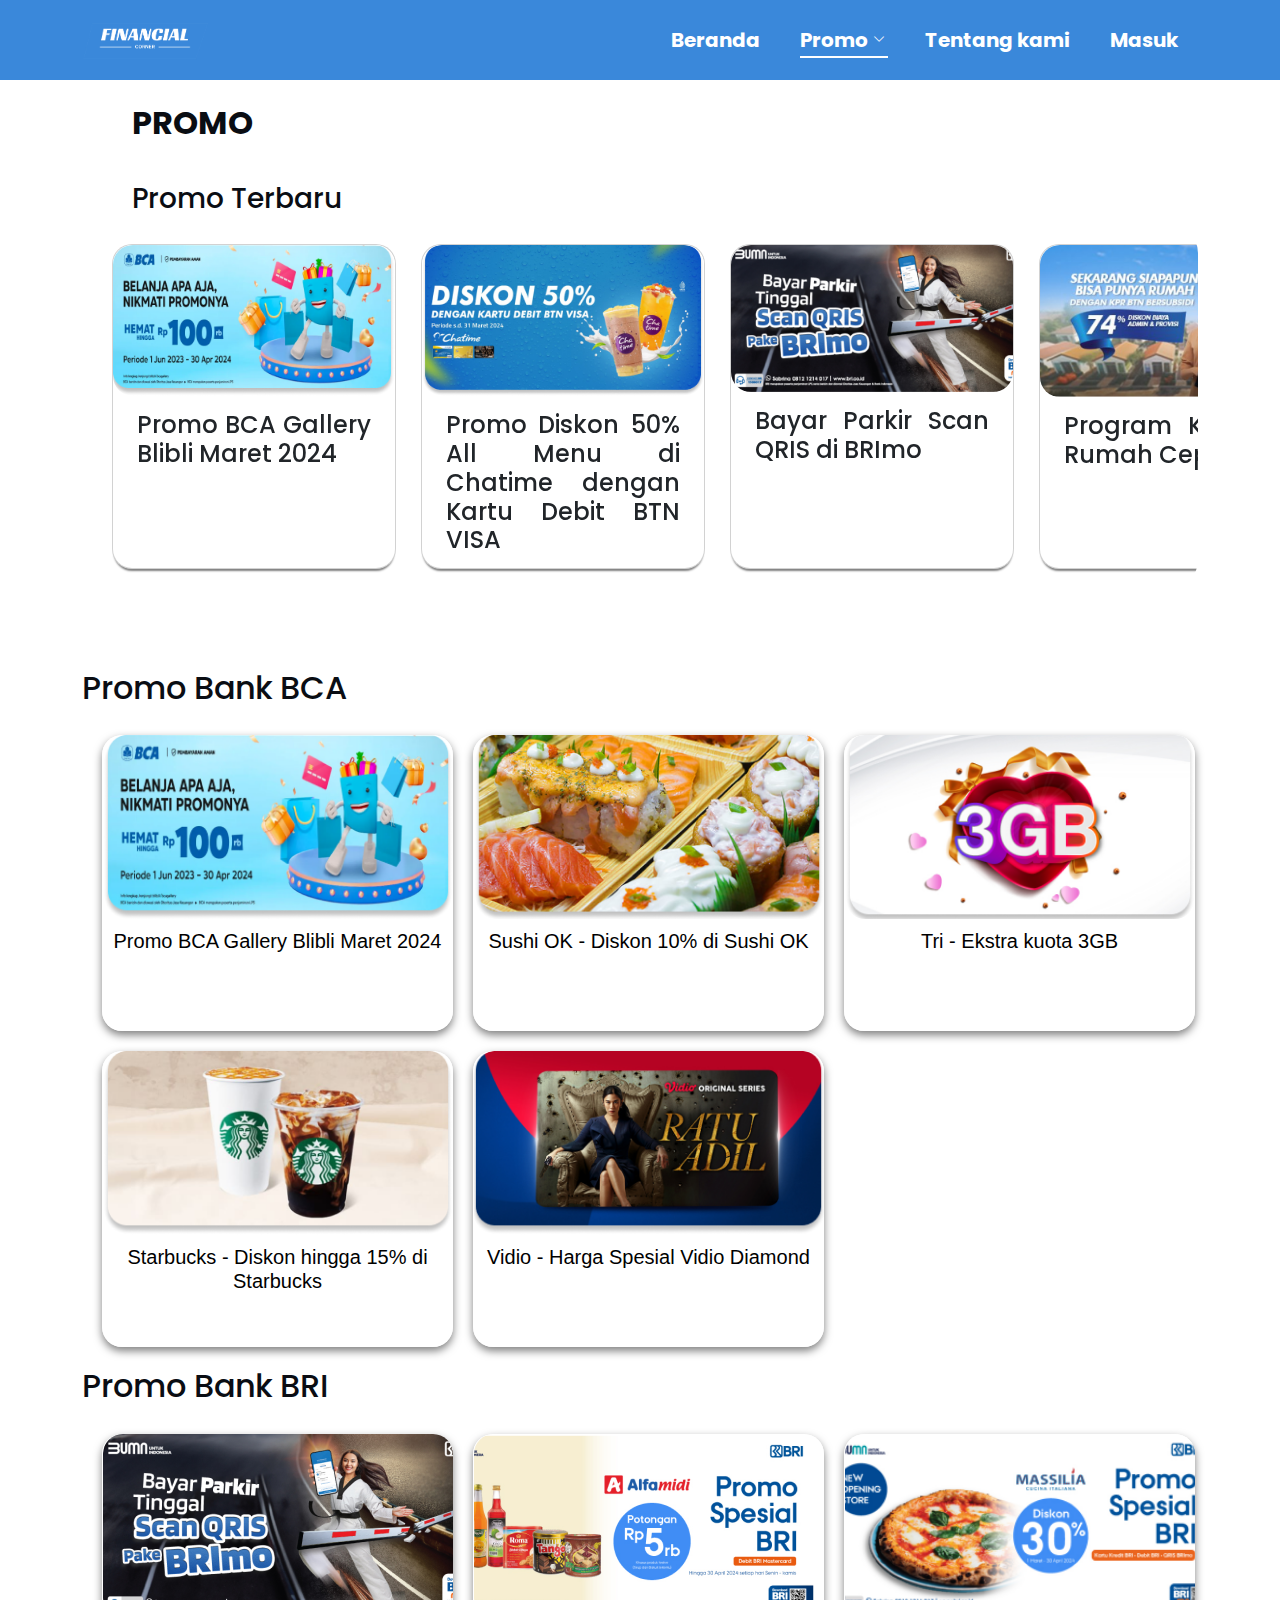
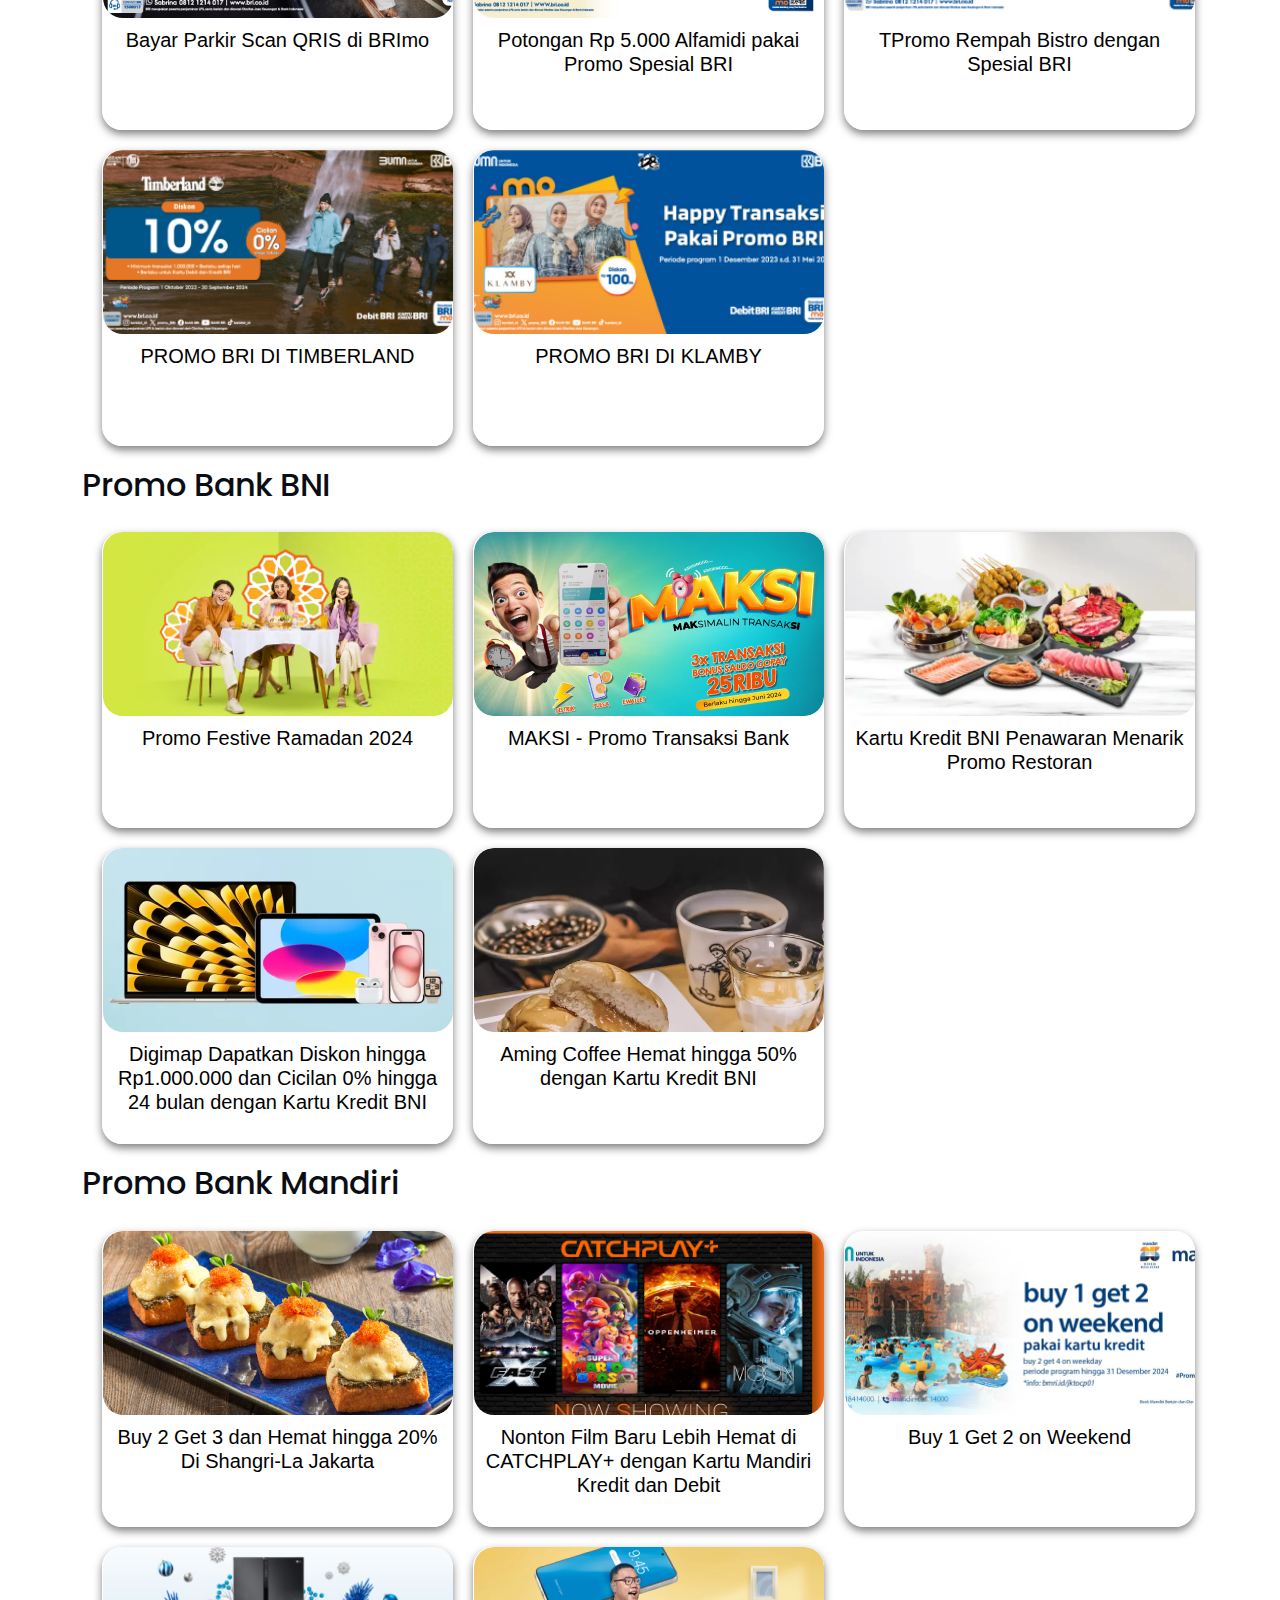
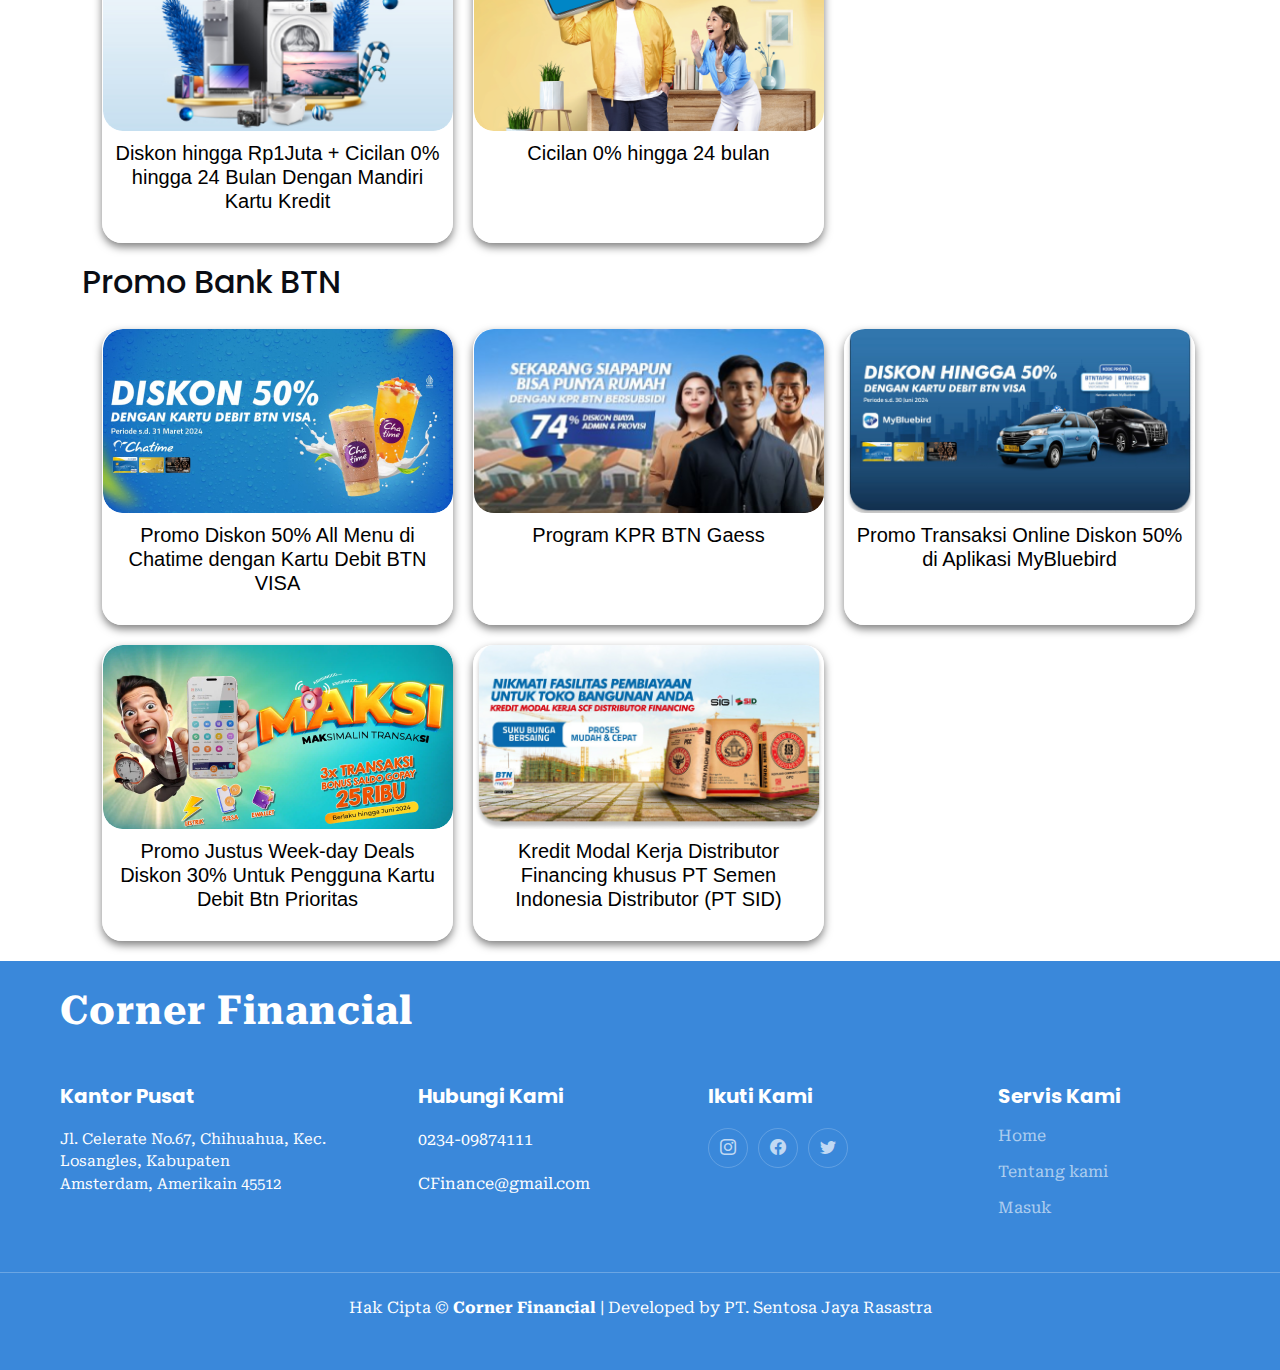
<file: promo.html>
<!DOCTYPE html>
<html lang="en">
  <head>
    <meta charset="utf-8" />
    <meta content="width=device-width, initial-scale=1.0" name="viewport" />
    <title>Promo</title>
    <!-- Favicons -->
    <link href="assets/img/favicon.ico" rel="icon" />
    <link href="assets/img/apple-touch-icon.png" rel="apple-touch-icon" />
    <!-- Google Fonts -->
    <link rel="preconnect" href="https://fonts.googleapis.com" />
    <link rel="preconnect" href="https://fonts.gstatic.com" crossorigin />
    <link href="https://fonts.googleapis.com/css2?family=Poppins:ital,wght@0,100;0,200;0,300;0,400;0,500;0,600;0,700;0,800;0,900;1,100;1,200;1,300;1,400;1,500;1,600;1,700;1,800;1,900&display=swap" rel="stylesheet" />
    <link href="https://fonts.googleapis.com/css2?family=Roboto+Serif:opsz,wdth,wght,GRAD@8..144,50..150,100..900,-50..100&display=swap" rel="stylesheet" />
    <!-- Vendor CSS Files -->
    <link href="assets/vendor/bootstrap/css/bootstrap.min.css" rel="stylesheet" />
    <link href="assets/vendor/bootstrap-icons/bootstrap-icons.css" rel="stylesheet" />
    <link href="assets/vendor/fontawesome-free/css/all.min.css" rel="stylesheet" />
    <link href="assets/vendor/glightbox/css/glightbox.min.css" rel="stylesheet" />
    <link href="assets/vendor/swiper/swiper-bundle.min.css" rel="stylesheet" />
    <link href="assets/vendor/aos/aos.css" rel="stylesheet" />
    <!-- Main CSS File -->
    <link href="assets/css/main.css" rel="stylesheet" />
    <!-- <link href="./Halaman_Edukasi/Edukasi.css" rel="stylesheet"> -->
  </head>

  <body>
    <!-- ======= Header ======= -->
    <header class="header d-flex align-items-center fixed-top" style="background-color: #3a88da">
      <div class="container-fluid container-xl d-flex align-items-center justify-content-between">
        <a href="./" class="logo d-flex align-items-center">
          <img src="assets/img/logo-web.png" alt="" />
        </a>

        <i class="mobile-nav-toggle mobile-nav-show bi bi-list"></i>
        <i class="mobile-nav-toggle mobile-nav-hide d-none bi bi-x"></i>
        <nav id="navbar" class="navbar">
          <ul>
            <li><a href="./">Beranda</a></li>
            <li class="dropdown active">
              <a href="#"><span>Promo</span> <i class="bi bi-chevron-down dropdown-indicator"></i></a>
              <ul>
                <li><a href="./edukasi.html">Edukasi</a></li>
                <li><a href="./informasiBank/infobca.html">Bank BCA</a></li>
                <li><a href="./informasiBank/infobni.html">Bank BNI</a></li>
                <li><a href="./informasiBank/infobri.html">Bank BRI</a></li>
                <li><a href="./informasiBank/infoMandiri.html">Bank MANDIRI</a></li>
                <li><a href="./informasiBank/infoBtn.html">Bank BTN</a></li>
              </ul>
            </li>
            <li><a href="./tentangKami.html">Tentang kami</a></li>
            <li><a href="./login">Masuk</a></li>
          </ul>
        </nav>
        <!-- .navbar -->
      </div>
    </header>
    <!-- End Header -->
    <br />

    <main id="main">
      <div class="container">
        <section id="featured-servics" class="featured-services">
          <div class="section-header">
            <h2>Promo</h2>
            <h3>Promo Terbaru</h3>
          </div>
          <!-- Card Slider -->
          <div class="card-slider">
            <div class="slide-container swiper">
              <div class="slide-content">
                <div class="card-wrapper swiper-wrapper"></div>
              </div>
            </div>
          </div>
        </section>
        <div class="container"></div>

        <h2>Promo Bank BCA</h2>

        <div class="grid-container">
          <div class="grid-item">
            <img src="./assets/img/promo/Rectangle 27.png" alt="Promo BCA Gallery Blibli Maret 2024" />
            <h2><a href="./contentBank/Bca1.html">Promo BCA Gallery Blibli Maret 2024</a></h2>
          </div>
          <div class="grid-item">
            <img src="./assets/img/promo/image 38.png" alt="Sushi OK - Diskon 10% di Sushi OK" />
            <h2><a href="./contentBank/Bca2.html">Sushi OK - Diskon 10% di Sushi OK</a></h2>
          </div>
          <div class="grid-item">
            <img src="./assets/img/promo/image 21.png" alt="Tri - Ekstra kuota 3GB" />
            <h2><a href="https://www.bca.co.id/id/promo-bca/2024/02/23/03/15/Tri">Tri - Ekstra kuota 3GB</a></h2>
          </div>
          <div class="grid-item">
            <img src="./assets/img/promo/image 41.png" alt="Starbucks - Diskon hingga 15% di Starbucks" />
            <h2><a href="https://www.bca.co.id/id/promo-bca/2020/07/21/02/56/starbucks">Starbucks - Diskon hingga 15% di Starbucks</a></h2>
          </div>
          <div class="grid-item">
            <img src="./assets/img/promo/image 43.png" alt="Vidio - Harga Spesial Vidio Diamond" />
            <h2><a href="https://www.bca.co.id/id/promo-bca/2024/03/06/06/59/vidio">Vidio - Harga Spesial Vidio Diamond</a></h2>
          </div>
        </div>

        <h2>Promo Bank BRI</h2>

        <div class="grid-container">
          <div class="grid-item">
            <img src="./assets/img/promo/image 3.png" alt="Bayar Parkir Scan QRIS di BRImo" />
            <h2><a href="./contentBank/Bri1.html">Bayar Parkir Scan QRIS di BRImo</a></h2>
          </div>
          <div class="grid-item">
            <img src="./assets/img/promo/image 8.png" alt="Potongan Rp 5.000 Alfamidi pakai Promo Spesial BRI" />
            <h2><a href="https://promo.bri.co.id/main/promo/detail/potongan_rp_5_000_alfamidi_pakai_promo_spesial_bri">Potongan Rp 5.000 Alfamidi pakai Promo Spesial BRI</a></h2>
          </div>
          <div class="grid-item">
            <img src="./assets/img/promo/image 32.png" alt="Promo Rempah Bistro dengan Spesial BRI" />
            <h2><a href="https://www.antaranews.com/berita/4023057/bukberkeluarga-di-rempah-bistro-ada-promospesial-bri">TPromo Rempah Bistro dengan Spesial BRI</a></h2>
          </div>
          <div class="grid-item">
            <img src="./assets/img/promo/image 49.png" alt="PROMO BRI DI TIMBERLAND" />
            <h2><a href="https://kartukredit.bri.co.id/promotion/timberland">PROMO BRI DI TIMBERLAND</a></h2>
          </div>
          <div class="grid-item">
            <img src="./assets/img/promo/image 51.png" alt="PROMO BRI DI KLAMBY" />
            <h2><a href="https://promo.bri.co.id/main/promo/detail/promo_bri_di_klamby">PROMO BRI DI KLAMBY</a></h2>
          </div>
        </div>

        <h2>Promo Bank BNI</h2>

        <div class="grid-container">
          <div class="grid-item">
            <img src="./assets/img/promo/image 40.png" alt="Promo Festive Ramadan 2024" />
            <h2><a href="https://bniexperience.bni.co.id/promo/detail/promo-festive-ramadhan-2024-refsbz">Promo Festive Ramadan 2024</a></h2>
          </div>
          <div class="grid-item">
            <img src="./assets/img/promo/image 14.png" alt="MAKSI - Promo Transaksi Bank" />
            <h2><a href="https://bniexperience.bni.co.id/promo/detail/maksi-ldzisk">MAKSI - Promo Transaksi Bank</a></h2>
          </div>
          <div class="grid-item">
            <img src="./assets/img/promo/image 46.png" alt="Kartu Kredit BNI Penawaran Menarik Promo Restoran" />
            <h2><a href="https://bniexperience.bni.co.id/promo/detail/promo-restoran-dengan-kartu-kredit-bni-fwyuvz">Kartu Kredit BNI Penawaran Menarik Promo Restoran</a></h2>
          </div>
          <div class="grid-item">
            <img src="./assets/img/promo/image 44.png" alt="Digimap Dapatkan Diskon hingga Rp1.000.000 dan Cicilan 0% hingga 24 bulan dengan Kartu Kredit BNI" />
            <h2><a href="https://bniexperience.bni.co.id/promo/detail/digimap-samhzr">Digimap Dapatkan Diskon hingga Rp1.000.000 dan Cicilan 0% hingga 24 bulan dengan Kartu Kredit BNI</a></h2>
          </div>
          <div class="grid-item">
            <img src="./assets/img/promo/image 18.png" alt="Aming Coffee Hemat hingga 50% dengan Kartu Kredit BNI" />
            <h2>
              <a
                href="https://www.google.com/url?sa=t&rct=j&q=&esrc=s&source=web&cd=&ved=2ahUKEwjFpb2sicaFAxW4R2cHHUjkBRsQFnoECA8QAQ&url=https%3A%2F%2Fbniexperience.bni.co.id%2Fpromo%2Fdetail%2Fprogram-brp-di-aming-coffee-syfbae&usg=AOvVaw3HKbIHQ6Xz-kg4jHpy6ALJ&opi=89978449"
                >Aming Coffee Hemat hingga 50% dengan Kartu Kredit BNI</a
              >
            </h2>
          </div>
        </div>

        <h2>Promo Bank Mandiri</h2>

        <div class="grid-container">
          <div class="grid-item">
            <img src="./assets/img/promo/image 19.png" alt="Buy 2 Get 3 dan Hemat hingga 20% Di Shangri-La Jakarta" />
            <h2><a href="https://www.mandirikartukredit.com/hot-offer/promo-shangrila-jakarta">Buy 2 Get 3 dan Hemat hingga 20% Di Shangri-La Jakarta</a></h2>
          </div>
          <div class="grid-item">
            <img src="./assets/img/promo/image 20.png" alt="Nonton Film Baru Lebih Hemat di CATCHPLAY+ dengan Kartu Mandiri Kredit dan Debit" />
            <h2><a href="https://www.mandirikartukredit.com/hot-offer/nonton-film-baru-lebih-hemat-di-catchplay-dengan-kartu-mandiri">Nonton Film Baru Lebih Hemat di CATCHPLAY+ dengan Kartu Mandiri Kredit dan Debit</a></h2>
          </div>
          <div class="grid-item">
            <img src="./assets/img/promo/image 22.png" alt="Buy 1 Get 2 on Weekend" />
            <h2><a href="https://www.mandirikartukredit.com/hot-offer/buy-1-get-1-weekend-buy-2-get-2-weekdays-di-oceanpark-1">Buy 1 Get 2 on Weekend</a></h2>
          </div>
          <div class="grid-item">
            <img src="./assets/img/promo/image 53.png" alt="Diskon hingga Rp1Juta + Cicilan 0% hingga 24 Bulan Dengan Mandiri Kartu Kredit" />
            <h2><a href="https://www.mandirikartukredit.com/hot-offer/electronic-city-lunar-awakening-diskon-hingga-rp-1-juta-cicilan-0-sd-24-bulan">Diskon hingga Rp1Juta + Cicilan 0% hingga 24 Bulan Dengan Mandiri Kartu Kredit</a></h2>
          </div>
          <div class="grid-item">
            <img src="./assets/img/promo/image 24.png" alt="Cicilan 0% hingga 24 bulan" />
            <h2><a href="https://www.mandirikartukredit.com/hot-offer/belanja-gadget-lebih-ringan-nikmati-cicilan-0-hingga-24-bulan-di-ibox-dengan-kartu-kredit-mandiri">Cicilan 0% hingga 24 bulan</a></h2>
          </div>
        </div>

        <h2>Promo Bank BTN</h2>

        <div class="grid-container">
          <div class="grid-item">
            <img src="./assets/img/promo/image 25.png" alt="Promo Diskon 50% All Menu di Chatime dengan Kartu Debit BTN VISA" />
            <h2><a href="https://katalogpromosi.com/promo-chatime-btn-diskon-50-bayar-pakai-kartu-debit-btn-visa/">Promo Diskon 50% All Menu di Chatime dengan Kartu Debit BTN VISA</a></h2>
          </div>
          <div class="grid-item">
            <img src="./assets/img/promo/image 26.png" alt="Program KPR BTN Gaess" />
            <h2><a href="https://www.btn.co.id/sitecore/content/BTN/konvensional/promosi/program-kpr-gaess">Program KPR BTN Gaess</a></h2>
          </div>
          <div class="grid-item">
            <img src="./assets/img/promo/image 28.png" alt="Promo Transaksi Online Diskon 50% di Aplikasi MyBluebird" />
            <h2><a href="https://www.bluebirdgroup.com/promo/dapatkan-potongan-diskon-50-hingga-rp-15000-buat-kamu-dari-tangerang-bekasi-depok?lang=id">Promo Transaksi Online Diskon 50% di Aplikasi MyBluebird</a></h2>
          </div>
          <div class="grid-item">
            <img src="./assets/img/promo/image 14.png" alt="Promo Justus Week-day Deals Diskon 30% Untuk Pengguna Kartu Debit Btn Prioritas " />
            <h2><a href="https://katalogpromosi.com/promo-justus-weekday-deals-diskon-30-untuk-pengguna-kartu-debit-btn-prioritas/">Promo Justus Week-day Deals Diskon 30% Untuk Pengguna Kartu Debit Btn Prioritas </a></h2>
          </div>
          <div class="grid-item">
            <img src="./assets/img/promo/image 27.png" alt="Kredit Modal Kerja Distributor Financing khusus PT Semen Indonesia Distributor (PT SID)" />
            <h2>
              <a href="https://padek.jawapos.com/bisnis/2363759851/kredit-distributor-financing-btn-fasilitasi-60-distributor-semen-indonesia">Kredit Modal Kerja Distributor Financing khusus PT Semen Indonesia Distributor (PT SID)</a>
            </h2>
          </div>
        </div>
      </div>
    </main>
    <!-- End #main -->

    <!-- ======= Footer ======= -->
    <footer id="footer" class="footer">
      <div class="container-footer">
        <div class="row col-lg-12 mb-5">
          <div class="col-lg-12 col-md-12 footer-info">
            <a href="./" class="logo d-flex align-items-center">
              <span>Corner Financial</span>
            </a>
          </div>
        </div>
        <div class="row col-lg-12">
          <div class="col-lg-3 col-md-12 footer-info">
            <h4>Kantor Pusat</h4>
            <p>Jl. Celerate No.67, Chihuahua, Kec. Losangles, Kabupaten Amsterdam, Amerikain 45512</p>
          </div>

          <div class="col-lg-3 col-6 footer-links">
            <h4>Hubungi Kami</h4>
            <ul>
              <li>0234-09874111</li>
              <li>CFinance@gmail.com</li>
            </ul>
          </div>

          <div class="col-lg-3 col-6 footer-links">
            <h4>Ikuti Kami</h4>

            <div class="social-links d-flex">
              <a href="#" class="instagram"><i class="bi bi-instagram"></i></a>
              <a href="#" class="facebook"><i class="bi bi-facebook"></i></a>
              <a href="#" class="twitter"><i class="bi bi-twitter"></i></a>
            </div>
          </div>

          <div class="col-lg-3 col-md-12 footer-links">
            <h4>Servis Kami</h4>
            <ul>
              <li><a href="./">Home</a></li>
              <li><a href="./tentangKami.html">Tentang kami</a></li>
              <li><a href="./login">Masuk</a></li>
            </ul>
          </div>
        </div>
      </div>
      <hr size="10px" />
      <div class="container">
        <div class="copyright">
          Hak Cipta &copy; <strong><span>Corner Financial</span></strong> | Developed by PT. Sentosa Jaya Rasastra
        </div>
      </div>
    </footer>
    <!-- End Footer -->

    <a href="#" class="scroll-top d-flex align-items-center justify-content-center"><i class="bi bi-arrow-up-short"></i></a>

    <div id="preloader"></div>

    <!-- Vendor JS Files -->
    <script src="assets/vendor/bootstrap/js/bootstrap.bundle.min.js"></script>
    <script src="assets/vendor/purecounter/purecounter_vanilla.js"></script>
    <script src="assets/vendor/glightbox/js/glightbox.min.js"></script>
    <script src="assets/vendor/swiper/swiper-bundle.min.js"></script>
    <script src="assets/vendor/aos/aos.js"></script>

    <!-- Template Main JS File -->
    <script src="./assets/js/main.js"></script>
  </body>
</html>
</file>
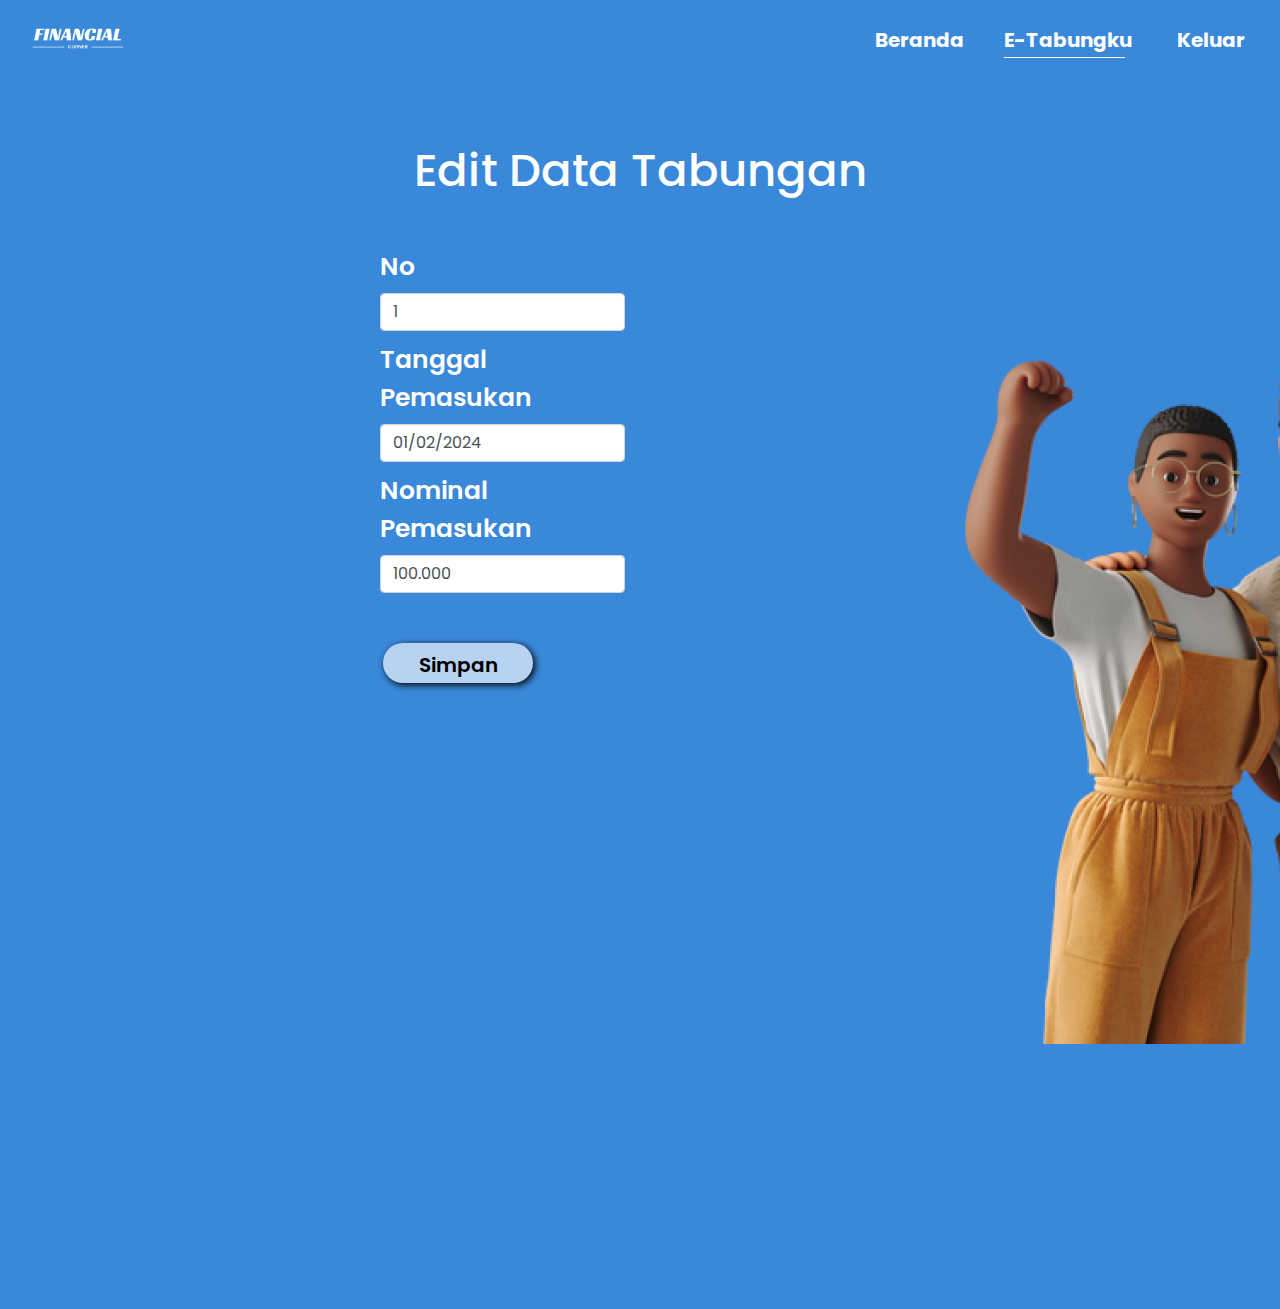
<file: e-tabungku/editData.html>
<!DOCTYPE html>
<html lang="en">
  <head>
    <meta charset="UTF-8" />
    <meta name="viewport" content="width=device-width, initial-scale=1.0" />
    <title>Edit Data</title>

    <!-- LINK BOOTSTRAP -->
    <link rel="stylesheet" href="https://cdn.jsdelivr.net/npm/bootstrap@4.0.0/dist/css/bootstrap.min.css" integrity="sha384-Gn5384xqQ1aoWXA+058RXPxPg6fy4IWvTNh0E263XmFcJlSAwiGgFAW/dAiS6JXm" crossorigin="anonymous" />

    <!-- Favicons -->
    <link href="../assets/img/favicon.ico" rel="icon" />
    <link href="../assets/img/apple-touch-icon.png" rel="apple-touch-icon" />

    <!-- FONT POPPINS -->
    <link rel="preconnect" href="https://fonts.googleapis.com" />
    <link rel="preconnect" href="https://fonts.gstatic.com" crossorigin />
    <link href="https://fonts.googleapis.com/css2?family=Poppins:ital,wght@0,100;0,200;0,300;0,400;0,500;0,600;0,700;0,800;0,900;1,100;1,200;1,300;1,400;1,500;1,600;1,700;1,800;1,900&display=swap" rel="stylesheet" />

    <link rel="stylesheet" href="tambahData.css" />
  </head>

  <body>
    <!-- ======= Header ======= -->
    <header class="header d-flex align-items-center" style="background-color: #3a88da">
      <div class="container-fluid container-xl d-flex align-items-center justify-content-between">
        <a href="../beranda.html" class="logo d-flex align-items-center">
          <img src="../assets/img/logo-web.png" alt="" />
        </a>

        <i class="mobile-nav-toggle mobile-nav-show bi bi-list"></i>
        <i class="mobile-nav-toggle mobile-nav-hide d-none bi bi-x"></i>
        <nav id="navbar" class="navbar">
          <ul>
            <li><a href="../beranda.html">Beranda</a></li>
            <li class="dropdown">
              <a href="./"><span>E-Tabungku</span><i class="active"></i> <i class="bi bi-chevron-down dropdown-indicator"></i></a>
            </li>
            <li><a href="../" class="masuk">Keluar</a></li>
          </ul>
        </nav>
        <!-- .navbar -->
      </div>
    </header>
    <!-- End Header -->

    <div class="container">
      <h2>Edit Data Tabungan</h2>
      <form>
        <div class="col-md-6">
          <label>No</label>
          <input type="number" name="" class="form-control" value="1" />
        </div>

        <div class="col-md-6">
          <label>Tanggal Pemasukan</label>
          <input type="text" name="" class="form-control" value="01/02/2024" />
        </div>

        <div class="col-md-6">
          <label>Nominal Pemasukan</label>
          <input type="number" name="" class="form-control" value="100.000" />
        </div>

        <div class="btnSimpan">
          <button><a href="./">Simpan</a></button>
        </div>

        <figure>
          <img src="tambahData.png" alt="" />
        </figure>
      </form>
    </div>
  </body>
</html>
</file>
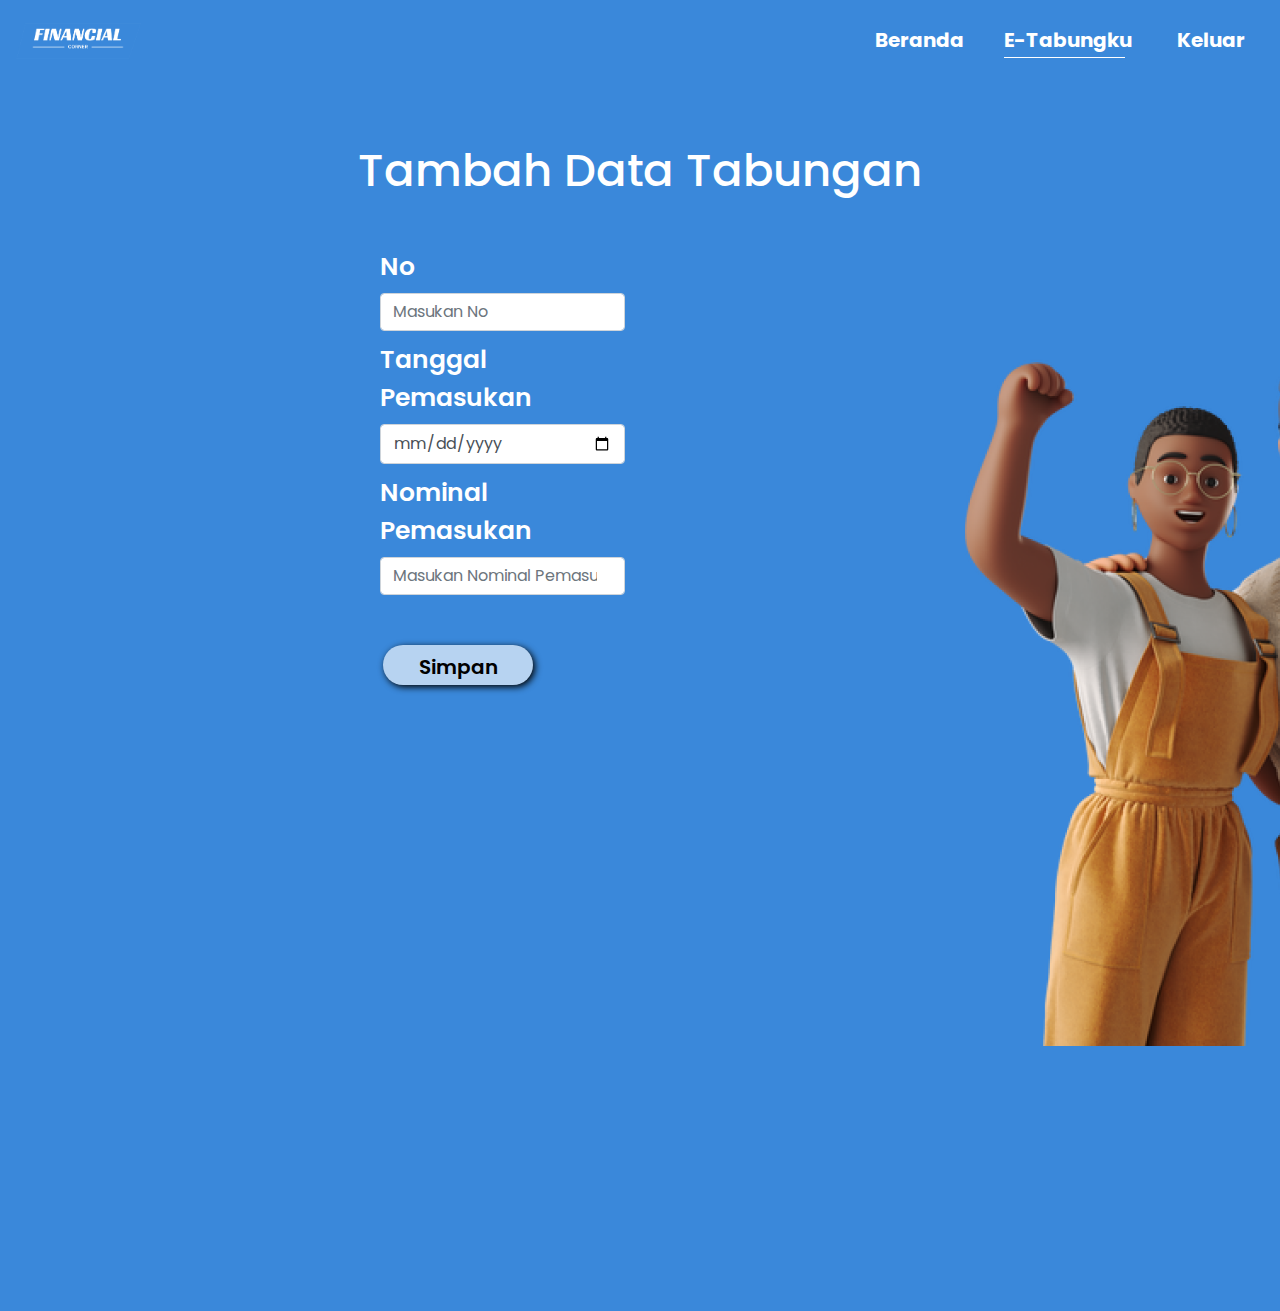
<file: e-tabungku/tambahData.html>
<!DOCTYPE html>
<html lang="en">
  <head>
    <meta charset="UTF-8" />
    <meta name="viewport" content="width=device-width, initial-scale=1.0" />
    <title>Tambah Data</title>

    <!-- LINK BOOTSTRAP -->
    <link rel="stylesheet" href="https://cdn.jsdelivr.net/npm/bootstrap@4.0.0/dist/css/bootstrap.min.css" integrity="sha384-Gn5384xqQ1aoWXA+058RXPxPg6fy4IWvTNh0E263XmFcJlSAwiGgFAW/dAiS6JXm" crossorigin="anonymous" />

    <!-- Favicons -->
    <link href="../assets/img/favicon.ico" rel="icon" />
    <link href="../assets/img/apple-touch-icon.png" rel="apple-touch-icon" />

    <!-- FONT POPPINS -->
    <link rel="preconnect" href="https://fonts.googleapis.com" />
    <link rel="preconnect" href="https://fonts.gstatic.com" crossorigin />
    <link href="https://fonts.googleapis.com/css2?family=Poppins:ital,wght@0,100;0,200;0,300;0,400;0,500;0,600;0,700;0,800;0,900;1,100;1,200;1,300;1,400;1,500;1,600;1,700;1,800;1,900&display=swap" rel="stylesheet" />

    <link rel="stylesheet" href="tambahData.css" />
  </head>

  <body>
    <!-- ======= Header ======= -->
    <header class="header d-flex align-items-center" style="background-color: #3a88da">
      <div class="container-fluid container-xl d-flex align-items-center justify-content-between">
        <a href="../beranda.html" class="logo d-flex align-items-center">
          <img src="../assets/img/logo-web.png" alt="" />
        </a>

        <i class="mobile-nav-toggle mobile-nav-show bi bi-list"></i>
        <i class="mobile-nav-toggle mobile-nav-hide d-none bi bi-x"></i>
        <nav id="navbar" class="navbar">
          <ul>
            <li><a href="../beranda.html">Beranda</a></li>
            <li class="dropdown">
              <a href="./"><span>E-Tabungku</span><i class="active"></i> <i class="bi bi-chevron-down dropdown-indicator"></i></a>
            </li>
            <li><a href="../" class="masuk">Keluar</a></li>
          </ul>
        </nav>
        <!-- .navbar -->
      </div>
    </header>
    <!-- End Header -->

    <div class="container">
      <h2>Tambah Data Tabungan</h2>
      <form>
        <div class="col-md-6">
          <label>No</label>
          <input type="number" name="" class="form-control" placeholder="Masukan No" required />
        </div>

        <div class="col-md-6">
          <label>Tanggal Pemasukan</label>
          <input type="date" name="" class="form-control" placeholder="Masukan Tanggal Masukan" required />
        </div>

        <div class="col-md-6">
          <label>Nominal Pemasukan</label>
          <input type="number" name="" class="form-control" placeholder="Masukan Nominal Pemasukan" required />
        </div>

        <div class="btnSimpan">
          <button><a href="./">Simpan</a></button>
        </div>

        <figure>
          <img src="tambahData.png" alt="" />
        </figure>
      </form>
    </div>
  </body>
</html>
</file>
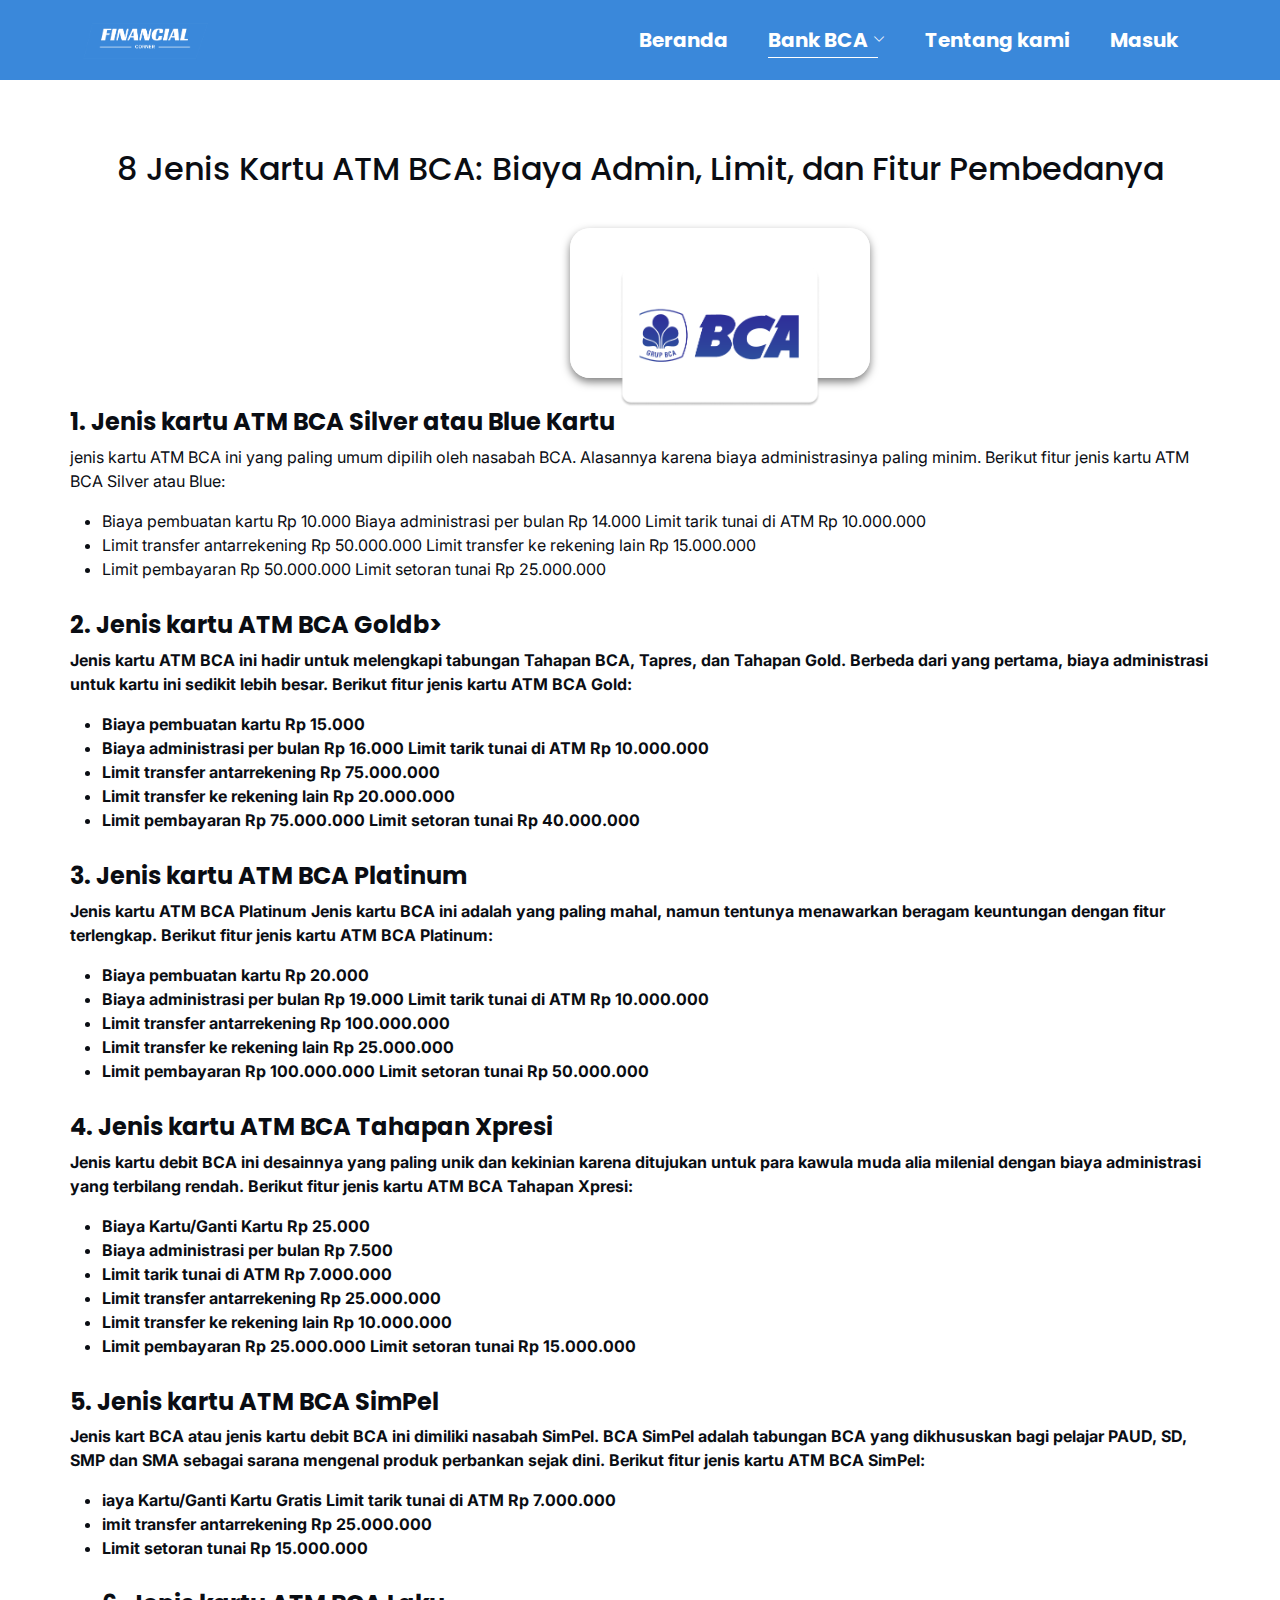
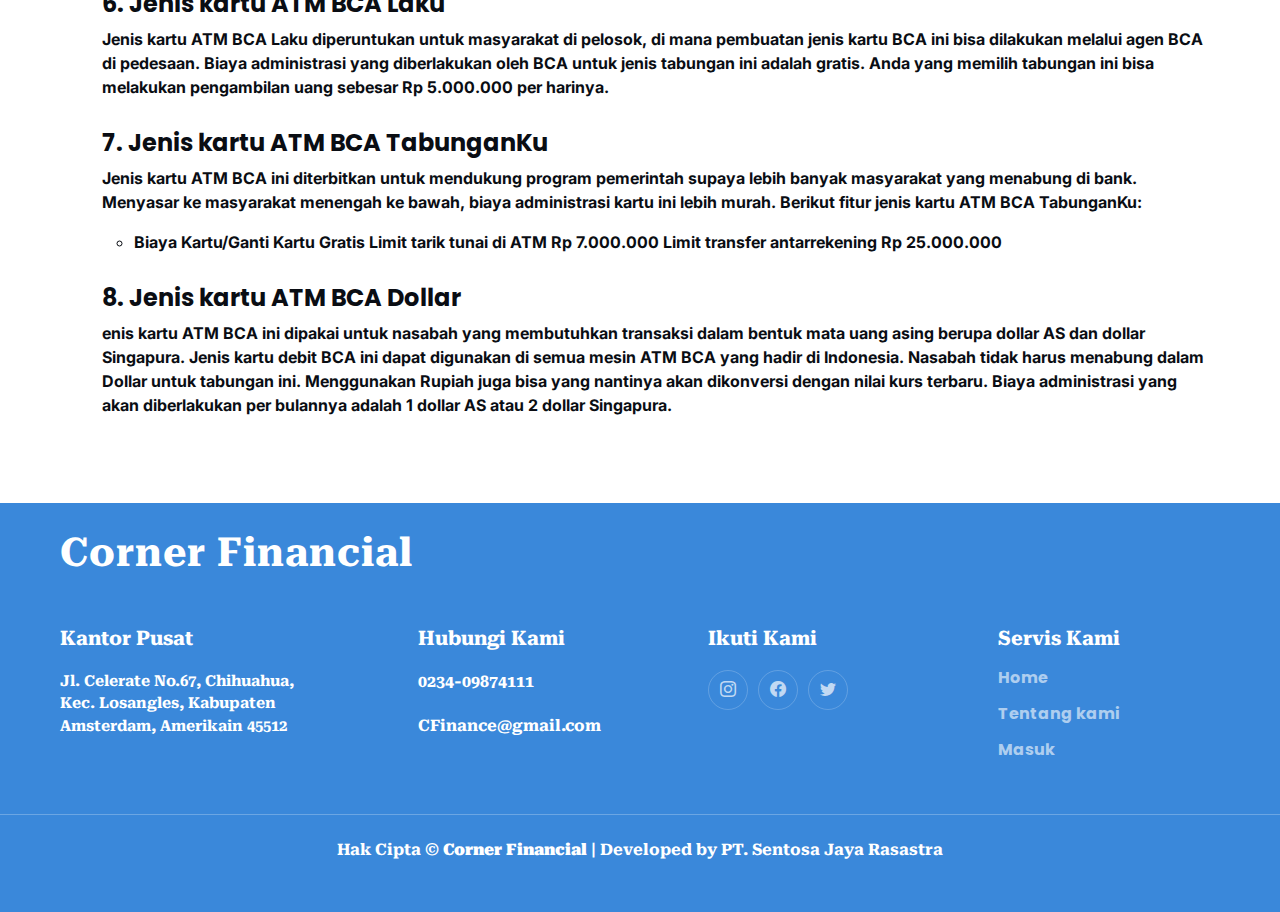
<file: informasiBank/infobca.html>
<!DOCTYPE html>
<html lang="en">
  <head>
    <meta charset="utf-8" />
    <meta content="width=device-width, initial-scale=1.0" name="viewport" />

    <title>Financial Corners</title>

    <!-- Favicons -->
    <link href="assets/img/favicon.ico" rel="icon" />
    <link href="assets/img/apple-touch-icon.png" rel="apple-touch-icon" />

    <!-- FONT POPPINS -->
    <link rel="preconnect" href="https://fonts.googleapis.com" />
    <link rel="preconnect" href="https://fonts.gstatic.com" crossorigin />
    <link href="https://fonts.googleapis.com/css2?family=Poppins:ital,wght@0,100;0,200;0,300;0,400;0,500;0,600;0,700;0,800;0,900;1,100;1,200;1,300;1,400;1,500;1,600;1,700;1,800;1,900&display=swap" rel="stylesheet" />

    <!-- FONT ROBOTO SERIF -->
    <link rel="preconnect" href="https://fonts.googleapis.com" />
    <link rel="preconnect" href="https://fonts.gstatic.com" crossorigin />
    <link href="https://fonts.googleapis.com/css2?family=Roboto+Serif:opsz,wdth,wght,GRAD@8..144,50..150,100..900,-50..100&display=swap" rel="stylesheet" />


    <!-- FONT INTER -->
    <link rel="preconnect" href="https://fonts.googleapis.com">
<link rel="preconnect" href="https://fonts.gstatic.com" crossorigin>
<link href="https://fonts.googleapis.com/css2?family=Inter:wght@100..900&display=swap" rel="stylesheet">

    <!-- Vendor CSS Files -->
    <link href="assets/vendor/bootstrap/css/bootstrap.min.css" rel="stylesheet" />
    <link href="assets/vendor/bootstrap-icons/bootstrap-icons.css" rel="stylesheet" />
    <link href="assets/vendor/fontawesome-free/css/all.min.css" rel="stylesheet" />
    <link href="assets/vendor/glightbox/css/glightbox.min.css" rel="stylesheet" />
    <link href="assets/vendor/swiper/swiper-bundle.min.css" rel="stylesheet" />
    <link href="assets/vendor/aos/aos.css" rel="stylesheet" />

    <!-- Template Main CSS File -->
    <link href="assets/css/main.css" rel="stylesheet" />
  </head>

  <body>
    <!-- ======= Header ======= -->
    <header  class="header d-flex align-items-center " style="background-color: #3A88DA;">
      <div class="container-fluid container-xl d-flex align-items-center justify-content-between">
        <a href="./" class="logo d-flex align-items-center">
          <img src="assets/img/imgHome/logo-web.png" alt="" />
        </a>

        <i class="mobile-nav-toggle mobile-nav-show bi bi-list"></i>
        <i class="mobile-nav-toggle mobile-nav-hide d-none bi bi-x"></i>
        <nav id="navbar" class="navbar">
          <ul>
            
            <li><a href="../">Beranda</a></li>
            <li class="dropdown ">
              <a href="#"><span>Bank BCA</span ><i class="active"></i> <i class="bi bi-chevron-down dropdown-indicator "></i></a>
              <ul>
                <li><a href="../edukasi.html">Edukasi</a></li>
                <li><a href="../promo.html">Promo</a></li>
                <li><a href="./infobni.html">Bank BNI</a></li>
                <li><a href="./infobri.html">Bank BRI</a></li>
                <li><a href="./infoMandiri.html">Bank MANDIRI</a></li>
                <li><a href="./infoBtn.html">Bank BTN</a></li>
              </ul>
            </li>
            <li><a href="../tentangKami.html">Tentang kami </a></li>
            <li><a href="../login/" class="masuk">Masuk</a></li>
          </ul>
        </nav>
        <!-- .navbar -->
      </div>
    </header>
    <!-- End Header -->


    <!-- Main Kontent -->

    <main id="main">
      <section  >
      <h2>8 Jenis Kartu ATM BCA: Biaya Admin, Limit, dan Fitur Pembedanya</h2>
      <div class="grid-item">
        <figure>
          <img src="assets/img/imgHome/bca.png" class="grid-foto" alt="">
        </figure>
      </div>





     
      <h4><b>1. Jenis kartu ATM BCA Silver atau Blue Kartu</b></h4>
      <p>
        jenis kartu ATM BCA ini yang paling umum dipilih oleh nasabah BCA. Alasannya karena biaya administrasinya paling minim. Berikut fitur jenis kartu ATM BCA Silver atau Blue: 
        <ul>
       <li>Biaya pembuatan kartu Rp 10.000 Biaya administrasi per bulan Rp 14.000 Limit tarik tunai di ATM Rp 10.000.000 </li>
       <li>Limit transfer antarrekening Rp 50.000.000 Limit transfer ke rekening lain Rp 15.000.000 </li>
       <li>Limit pembayaran Rp 50.000.000 Limit setoran tunai Rp 25.000.000</li>
    </ul>
      </p>
      <h4><b>2. Jenis kartu ATM BCA Goldb></h4>
      <P>
        Jenis kartu ATM BCA ini hadir untuk melengkapi tabungan Tahapan BCA, Tapres, dan Tahapan Gold. Berbeda dari yang pertama, biaya administrasi untuk kartu ini sedikit lebih besar. Berikut fitur jenis kartu ATM BCA Gold:
        <ul>
        <li>Biaya pembuatan kartu Rp 15.000 </li>
        <li>Biaya administrasi per bulan Rp 16.000 Limit tarik tunai di ATM Rp 10.000.000 </li>
        <li>Limit transfer antarrekening Rp 75.000.000 </li>
        <li>Limit transfer ke rekening lain Rp 20.000.000 </li>
        <li>Limit pembayaran Rp 75.000.000 Limit setoran tunai Rp 40.000.000</li>
    </ul> 
      </P>

      <h4><b>3. Jenis kartu ATM BCA Platinum </b></h4>
      <p>
        Jenis kartu ATM BCA Platinum
  Jenis kartu BCA ini adalah yang paling mahal, namun tentunya menawarkan beragam keuntungan dengan fitur terlengkap. Berikut fitur jenis kartu ATM BCA Platinum: 
  <ul>
    <li>Biaya pembuatan kartu Rp 20.000 </li>
    <li>Biaya administrasi per bulan Rp 19.000 Limit tarik tunai di ATM Rp 10.000.000 </li>
    <li>Limit transfer antarrekening Rp 100.000.000 </li>
    <li>Limit transfer ke rekening lain Rp 25.000.000 </li>
    <li>Limit pembayaran Rp 100.000.000 Limit setoran tunai Rp 50.000.000</li>
</ul>
      </p>

      <h4><b>4. Jenis kartu ATM BCA Tahapan Xpresi</b></h4>
      <p>
        Jenis kartu debit BCA ini desainnya yang paling unik dan kekinian karena ditujukan untuk para kawula muda alia milenial dengan biaya administrasi yang terbilang rendah. Berikut fitur jenis kartu ATM BCA Tahapan Xpresi: 
        <ul>
        <li> Biaya Kartu/Ganti Kartu Rp 25.000 </li>
        <li>Biaya administrasi per bulan Rp 7.500 </li>
        <li>Limit tarik tunai di ATM Rp 7.000.000 </li>
        <li>Limit transfer antarrekening Rp 25.000.000 </li>
        <li>Limit transfer ke rekening lain Rp 10.000.000 </li>
        <li>Limit pembayaran Rp 25.000.000 Limit setoran tunai Rp 15.000.000 </li>
</ul>
      </p>

      <h4><b>5. Jenis kartu ATM BCA SimPel</b></h4>
      <p>
        Jenis kart BCA atau jenis kartu debit BCA ini dimiliki nasabah SimPel. BCA SimPel adalah tabungan BCA yang dikhususkan bagi pelajar PAUD, SD, SMP dan SMA sebagai sarana mengenal produk perbankan sejak dini. Berikut fitur jenis kartu ATM BCA SimPel: 
        <ul>
        <li>iaya Kartu/Ganti Kartu Gratis Limit tarik tunai di ATM Rp 7.000.000 
        <li>imit transfer antarrekening Rp 25.000.000 </li>
        <li>Limit setoran tunai Rp 15.000.000</li>
    </p>

      <h4><b>6. Jenis kartu ATM BCA Laku</b></h4>
      <p>
        Jenis kartu ATM BCA Laku diperuntukan untuk masyarakat di pelosok, di mana pembuatan jenis kartu BCA ini bisa dilakukan melalui agen BCA di pedesaan. Biaya administrasi yang diberlakukan oleh BCA untuk jenis tabungan ini adalah gratis. Anda yang memilih tabungan ini bisa melakukan pengambilan uang sebesar Rp 5.000.000 per harinya.
      </p>

      <h4><b>7. Jenis kartu ATM BCA TabunganKu </b></h4>
      <p>
        Jenis kartu ATM BCA ini diterbitkan untuk mendukung program pemerintah supaya lebih banyak masyarakat yang menabung di bank. Menyasar ke masyarakat menengah ke bawah, biaya administrasi kartu ini lebih murah. Berikut fitur jenis kartu ATM BCA TabunganKu: 
        <ul><li>
            Biaya Kartu/Ganti Kartu Gratis Limit tarik tunai di ATM Rp 7.000.000 Limit transfer antarrekening Rp 25.000.000
        </li></ul>
      </p>
      <h4><b>8. Jenis kartu ATM BCA Dollar</b></h4>
      <p>
        enis kartu ATM BCA ini dipakai untuk nasabah yang membutuhkan transaksi dalam bentuk mata uang asing berupa dollar AS dan dollar Singapura. Jenis kartu debit BCA ini dapat digunakan di semua mesin ATM BCA yang hadir di Indonesia. Nasabah tidak harus menabung dalam Dollar untuk tabungan ini. Menggunakan Rupiah juga bisa yang nantinya akan dikonversi dengan nilai kurs terbaru. Biaya administrasi yang akan diberlakukan per bulannya adalah 1 dollar AS atau 2 dollar Singapura.
    </p>

      
      </section>
    </main>
    <!-- End main -->

    <!-- ======= Footer ======= -->
    <footer id="footer" class="footer">
      <div class="container-footer">
        <div class="row col-lg-12 mb-5">
          <div class="col-lg-12 col-md-12 footer-info">
          <a href="./" class="logo d-flex align-items-center">
            <span>Corner Financial</span>
          </a>
          </div>
        </div>
        <div class="row col-lg-12 ">
          <div class="col-lg-3 col-md-12 footer-info ">
            <h4>Kantor Pusat</h4>
            <p>Jl. Celerate No.67, Chihuahua, Kec. Losangles,
              Kabupaten Amsterdam, Amerikain 45512</p>

          </div>

          <div class="col-lg-3 col-6 footer-links">
            <h4>Hubungi Kami</h4>
            <ul>
              <li> 0234-09874111</li>
              <li> CFinance@gmail.com</li>
            </ul>
          </div>

          <div class="col-lg-3 col-6 footer-links">
            <h4>Ikuti Kami</h4>

            <div class="social-links d-flex ">
              <a href="#" class="instagram"><i class="bi bi-instagram"></i></a>
              <a href="#" class="facebook"><i class="bi bi-facebook"></i></a>
              <a href="#" class="twitter"><i class="bi bi-twitter"></i></a>
            </div>
          </div>

          <div class="col-lg-3 col-md-12 footer-links">
            <h4>Servis Kami</h4>
            <ul>
              <li><a href="./">Home</a></li>
              <li><a href="#">Tentang kami</a></li>
              <li><a href="#">Masuk</a></li>
            </ul>
          </div>
        </div>
      </div>
      <hr size="10px" >
      <div class="container">
        <div class="copyright">
          Hak Cipta &copy; <strong><span>Corner Financial</span></strong
          > | Developed by  PT. Sentosa Jaya Rasastra 
        </div>
      </div>
    </footer>
    <!-- End Footer -->

    <a href="#" class="scroll-top d-flex align-items-center justify-content-center"><i class="bi bi-arrow-up-short"></i></a>

    <div id="preloader"></div>

    <!-- Vendor JS Files -->
    <script src="assets/vendor/bootstrap/js/bootstrap.bundle.min.js"></script>
    <script src="assets/vendor/purecounter/purecounter_vanilla.js"></script>
    <script src="assets/vendor/glightbox/js/glightbox.min.js"></script>
    <script src="assets/vendor/swiper/swiper-bundle.min.js"></script>
    <script src="assets/vendor/aos/aos.js"></script>
    <script src="assets/vendor/php-email-form/validate.js"></script>

    <!-- Template Main JS File -->
    <script src="./assets/js/main.js"></script>
    <script src="./assets/js/swiper-bundle.min.js"></script>
    <script>
      var swiper = new Swiper(".slide-content", {
      slidesPerView: 3,
      spaceBetween: 25,
      loop: true,
      centerClick: "true",
      fade: "true",
      grabCursor: "true",

      breakpoints: {
        0: {
          slidesPerView: 1,
        },
        520: {
          slidesPerView: 2,
        },
        950: {
          slidesPerView: 3.5,
        },
      },
      scrollbar: {
        el: ".swiper-scrollbar",
        clickable: true,
      },
      navigation: {
        nextEl: ".swiper-button-next",
        prevEl: ".swiper-button-prev",
      },
      pagination: {
        el: ".swiper-pagination",
        clickable: true,
        dynamicBullets: true,
      },
    });

    </script>
  </body>
</html>
</file>
<file: assets/css/main.css>
/* Fonts */
:root {
  --font-default: "Open Sans", system-ui, -apple-system, "Segoe UI", Roboto, "Helvetica Neue", Arial, "Noto Sans", "Liberation Sans", sans-serif, "Apple Color Emoji", "Segoe UI Emoji", "Segoe UI Symbol", "Noto Color Emoji";
  --font-primary: "Poppins", sans-serif;
  --font-secondary: "Roboto Serif", sans-serif;
}

/* Colors */
:root {
  --color-default: #0a0d13;
  --color-primary: #0a0d13;
  --color-secondary: #0e1d34;
}

/* Smooth scroll behavior */
:root {
  scroll-behavior: smooth;
}

/*--------------------------------------------------------------
# General
--------------------------------------------------------------*/
body {
  font-family: var(--font-primary);
  color: var(--color-default);
}

a {
  color: var(--color-primary);
  text-decoration: none;
}

a:hover {
  color: #ecff40;
  text-decoration: none;
}

h1,
h2,
h3,
h4,
h5,
h6 {
  font-family: var(--font-primary);
}

/*--------------------------------------------------------------
# Sections & Section Header
--------------------------------------------------------------*/
section {
  padding: 80px 0;
  overflow: hidden;
}

.section-header {
  padding: 0px 50px;
  position: relative;
}

.section-header h2 {
  font-size: 32px;
  font-weight: 700;
  text-transform: uppercase;
  margin-bottom: 20px;
  padding-bottom: 0;
  position: relative;
  z-index: 2;
  margin-bottom: 20px;
  padding-bottom: 20px;
  position: relative;
}

.section-header span {
  position: absolute;
  top: 46px;
  color: rgba(14, 29, 52, 0.06);
  left: 0;
  right: 0;
  z-index: 1;
  font-weight: 700;
  font-size: 56px;
  text-transform: uppercase;
  line-height: 0;
}

.section-header p {
  margin-bottom: 0;
  position: relative;
  z-index: 2;
}

@media (max-width: 640px) {
  .section-header h2 {
    font-size: 28px;
    margin-bottom: 15px;
  }

  .section-header span {
    font-size: 38px;
  }
}

/*--------------------------------------------------------------
# Breadcrumbs
--------------------------------------------------------------*/
.breadcrumbs .page-header {
  padding: 140px 0 80px 0;
  position: relative;
  background-size: cover;
  background-position: center;
  background-repeat: no-repeat;
}

.breadcrumbs .page-header:before {
  content: "";
  background-color: rgba(14, 29, 52, 0.8);
  position: absolute;
  inset: 0;
}

.breadcrumbs .page-header h2 {
  font-size: 56px;
  font-weight: 500;
  color: #fff;
  font-family: var(--font-secondary);
}

.breadcrumbs .page-header p {
  color: rgba(255, 255, 255, 0.8);
}

.breadcrumbs nav {
  background-color: #f3f6fc;
  padding: 20px 0;
}

.breadcrumbs nav ol {
  display: flex;
  flex-wrap: wrap;
  list-style: none;
  margin: 0;
  padding: 0;
  font-size: 16px;
  font-weight: 600;
  color: var(--color-secondary);
}

.breadcrumbs nav ol a {
  color: var(--color-primary);
  transition: 0.3s;
}

.breadcrumbs nav ol a:hover {
  text-decoration: underline;
}

.breadcrumbs nav ol li + li {
  padding-left: 10px;
}

.breadcrumbs nav ol li + li::before {
  display: inline-block;
  padding-right: 10px;
  color: #4278cc;
  content: "/";
}

/*--------------------------------------------------------------
# Scroll top button
--------------------------------------------------------------*/
.scroll-top {
  position: fixed;
  visibility: hidden;
  opacity: 0;
  right: 15px;
  bottom: 15px;
  z-index: 99999;
  background: var(--color-primary);
  width: 40px;
  height: 40px;
  border-radius: 4px;
  transition: all 0.4s;
}

.scroll-top i {
  font-size: 24px;
  color: #fff;
  line-height: 0;
}

.scroll-top:hover {
  background: rgba(13, 66, 255, 0.8);
  color: #fff;
}

.scroll-top.active {
  visibility: visible;
  opacity: 1;
}

/*--------------------------------------------------------------
# Preloader
--------------------------------------------------------------*/
#preloader {
  position: fixed;
  inset: 0;
  z-index: 9999;
  overflow: hidden;
  background: #fff;
  transition: all 0.6s ease-out;
  width: 100%;
  height: 100vh;
}

#preloader:before,
#preloader:after {
  content: "";
  position: absolute;
  border: 4px solid var(--color-primary);
  border-radius: 50%;
  animation: animate-preloader 2s cubic-bezier(0, 0.2, 0.8, 1) infinite;
}

#preloader:after {
  animation-delay: -0.5s;
}

@keyframes animate-preloader {
  0% {
    width: 10px;
    height: 10px;
    top: calc(50% - 5px);
    left: calc(50% - 5px);
    opacity: 1;
  }

  100% {
    width: 72px;
    height: 72px;
    top: calc(50% - 36px);
    left: calc(50% - 36px);
    opacity: 0;
  }
}

/*--------------------------------------------------------------
# Disable aos animation delay on mobile devices
--------------------------------------------------------------*/
@media screen and (max-width: 768px) {
  [data-aos-delay] {
    transition-delay: 0 !important;
  }
}

/*--------------------------------------------------------------
# Header
--------------------------------------------------------------*/
.header {
  transition: all 0.5s;
  z-index: 997;
  padding: 20px 0;
}
.header.sticked {
  /* background: rgba(14, 29, 52, 0.9);
  padding: 15px 0;
  box-shadow: 0px 2px 20px rgba(14, 29, 52, 0.1); */
  visibility: hidden;
}
.header .logo img {
  max-height: 40px;
  margin-right: 6px;
}

.header .logo h1 {
  font-size: 30px;
  margin: 0;
  font-weight: 700;
  color: #fff;
  font-family: var(--font-primary);
}

/*--------------------------------------------------------------
# Desktop Navigation
--------------------------------------------------------------*/
@media (min-width: 1280px) {
  .navbar {
    padding: 0;
  }

  .navbar ul {
    margin: 0;
    padding: 0;
    display: flex;
    list-style: none;
    align-items: center;
    position: relative;
  }

  .navbar li {
    position: relative;
  }

  .navbar a,
  .navbar a:focus {
    display: flex;
    align-items: center;
    justify-content: space-between;
    padding: 0px 20px 0px 20px;
    color: white;
    font-family: var(--font-primary);
    font-size: 20px;
    font-weight: bold;
    white-space: nowrap;
    transition: 0.3s;
  }

  .navbar a i,
  .navbar a:focus i {
    font-size: 12px;
    margin-left: 5px;
  }

  .navbar a::after {
    content: "";
    position: absolute;
    background-color: #fff;
    height: 2px;
    width: 0;
    left: 0;
    bottom: -3px;
    transition: 0.3s;
  }

  .navbar a:hover,
  .navbar .active,
  .navbar .active:focus,
  .navbar li:hover > a {
    color: #fff;
  }
  .navbar a:hover::after {
    width: 100%;
  }
  .navbar .active::after {
    content: "";
    position: absolute;
    background-color: #fff;
    height: 2px;
    left: 20px;
    bottom: -3px;
    transition: 0.3s;
    width: 70%;
  }
  .navbar .dropdown ul {
    display: block;
    position: absolute;
    left: 14px;
    top: calc(100% + 30px);
    margin: 0;
    padding: 10px 0;
    z-index: 99;
    opacity: 0;
    visibility: hidden;
    font-family: var(--font-primary);
    background: #fff;
    box-shadow: 0px 0px 30px rgba(127, 137, 161, 0.25);
    transition: 0.3s;
    border-radius: 4px;
  }

  .navbar .dropdown ul li {
    min-width: 200px;
  }

  .navbar .dropdown ul a {
    padding: 10px 20px;
    font-size: 20px;
    text-transform: none;
    font-weight: 400;
    color: var(--color-secondary);
  }

  .navbar .dropdown ul a i {
    font-size: 12px;
  }

  .navbar .dropdown ul a:hover,
  .navbar .dropdown ul .active:hover,
  .navbar .dropdown ul li:hover > a {
    font-weight: 500;
  }
  .navbar .dropdown ul a:hover::after {
    width: 0;
  }
  .navbar .dropdown:hover > ul {
    opacity: 1;
    top: 100%;
    visibility: visible;
  }

  .navbar .dropdown .dropdown ul {
    top: 0;
    left: calc(100% - 30px);
    visibility: hidden;
  }

  .navbar .dropdown .dropdown:hover > ul {
    opacity: 1;
    top: 0;
    left: 100%;
    visibility: visible;
  }
}

@media (min-width: 1280px) and (max-width: 1366px) {
  .navbar .dropdown .dropdown ul {
    left: -90%;
  }

  .navbar .dropdown .dropdown:hover > ul {
    left: -100%;
  }
}

@media (min-width: 1280px) {
  .mobile-nav-show,
  .mobile-nav-hide {
    display: none;
  }
}

/*--------------------------------------------------------------
# Mobile Navigation
--------------------------------------------------------------*/
@media (max-width: 1279px) {
  .navbar {
    position: fixed;
    top: 0;
    right: -100%;
    width: 100%;
    max-width: 400px;
    bottom: 0;
    transition: 0.3s;
    z-index: 9997;
  }

  .navbar ul {
    position: absolute;
    inset: 0;
    padding: 50px 0 10px 0;
    margin: 0;
    background: rgba(14, 29, 52, 0.9);
    overflow-y: auto;
    transition: 0.3s;
    z-index: 9998;
  }

  .navbar a,
  .navbar a:focus {
    display: flex;
    align-items: center;
    justify-content: space-between;
    padding: 12px 20px;
    font-family: var(--font-primary);
    font-size: 16px;
    font-weight: 500;
    color: rgba(255, 255, 255, 0.7);
    white-space: nowrap;
    transition: 0.3s;
  }

  .navbar a i,
  .navbar a:focus i {
    font-size: 12px;
    line-height: 0;
    margin-left: 5px;
  }

  .navbar a:hover,
  .navbar .active,
  .navbar .active:focus,
  .navbar li:hover > a {
    color: #fff;
  }

  .navbar .get-a-quote,
  .navbar .get-a-quote:focus {
    background: var(--color-primary);
    padding: 8px 20px;
    border-radius: 4px;
    margin: 15px;
    color: #fff;
  }

  .navbar .get-a-quote:hover,
  .navbar .get-a-quote:focus:hover {
    color: #fff;
    background: rgba(13, 66, 255, 0.8);
  }

  .navbar .dropdown ul,
  .navbar .dropdown .dropdown ul {
    position: static;
    display: none;
    padding: 10px 0;
    margin: 10px 20px;
    transition: all 0.5s ease-in-out;
    border: 1px solid #19335c;
  }

  .navbar .dropdown > .dropdown-active,
  .navbar .dropdown .dropdown > .dropdown-active {
    display: block;
  }

  .mobile-nav-show {
    color: #fff;
    font-size: 28px;
    cursor: pointer;
    line-height: 0;
    transition: 0.5s;
    z-index: 9999;
    margin-right: 10px;
  }

  .mobile-nav-hide {
    color: #fff;
    font-size: 32px;
    cursor: pointer;
    line-height: 0;
    transition: 0.5s;
    position: fixed;
    right: 20px;
    top: 20px;
    z-index: 9999;
  }

  .mobile-nav-active {
    overflow: hidden;
  }

  .mobile-nav-active .navbar {
    right: 0;
  }

  .mobile-nav-active .navbar:before {
    content: "";
    position: fixed;
    inset: 0;
    background: rgba(14, 29, 52, 0.8);
    z-index: 9996;
  }
}

/*--------------------------------------------------------------
# Featured Services Section
--------------------------------------------------------------*/
.featured-services .service-item {
  position: relative;
  height: 100%;
  margin-bottom: 20px;
}

.featured-services .service-item .icon {
  margin-right: 20px;
}

.featured-services .service-item .icon i {
  color: #001f8d;
  font-size: 48px;
  transition: 0.3s;
}

.featured-services .service-item:hover .icon {
  background: #fff;
}

.featured-services .service-item:hover .icon i {
  color: var(--color-primary);
}

.featured-services .service-item .title {
  font-weight: 700;
  margin-bottom: 10px;
  font-size: 20px;
  color: var(--color-secondary);
  transition: 0.3s;
}

.featured-services .service-item .description {
  font-size: 15px;
  color: #132848;
  margin-bottom: 10px;
}

.featured-services .service-item .readmore {
  display: flex;
  align-items: center;
  color: var(--color-secondary);
  transition: 0.3s;
  font-weight: 700;
  font-size: 14px;
}

.featured-services .service-item .readmore i {
  margin-left: 8px;
}

.featured-services .service-item:hover .title,
.featured-services .service-item:hover .readmore,
.featured-services .service-item:hover .icon i {
  color: var(--color-primary);
}

/*--------------------------------------------------------------
# About Us Section
--------------------------------------------------------------*/
.about .content h3 {
  font-weight: 600;
  font-size: 60px;
  font-family: var(--font-primary);
  font-style: normal;
  padding: 30px 0;
}

.about .content p {
  font-weight: 300;
  font-size: 25px;
  font-family: var(--font-primary);
  margin-bottom: 0;
  font-style: normal;
  padding: 5px 0;
}

.about .content a {
  margin-top: 3rem;
}

/*--------------------------------------------------------------
# Services Section
--------------------------------------------------------------*/
.services .card {
  border: 1px solid rgba(14, 29, 52, 0.15);
  background: #fff;
  position: relative;
  border-radius: 0;
  height: 100%;
}

.services .card .card-img {
  overflow: hidden;
  margin-bottom: 15px;
  border-radius: 0;
}

.services .card .card-img img {
  transition: 0.3s ease-in-out;
}

.services .card h3 {
  font-weight: 700;
  font-size: 18px;
  margin-bottom: 5px;
  padding: 10px 30px;
  text-transform: uppercase;
}

.services .card a {
  color: #001973;
  transition: 0.3;
}

.services .card a:hover {
  color: var(--color-primary);
}

.services .card p {
  padding: 0 30px;
  margin-bottom: 30px;
  color: var(--color-secondary);
  font-size: 15px;
}

.services .card:hover .card-img img {
  transform: scale(1.1);
}

/*--------------------------------------------------------------
# Call To Action Section
--------------------------------------------------------------*/
.call-to-action {
  background: linear-gradient(rgba(14, 29, 52, 0.6), rgba(14, 29, 52, 0.8)), url("../img/cta-bg.jpg") center center;
  background-size: cover;
  padding: 100px 0;
}

@media (min-width: 1365px) {
  .call-to-action {
    background-attachment: fixed;
  }
}

.call-to-action h3 {
  color: #fff;
  font-size: 28px;
  font-weight: 700;
}

.call-to-action p {
  color: #fff;
}

.call-to-action .cta-btn {
  font-family: var(--font-primary);
  font-weight: 500;
  font-size: 16px;
  letter-spacing: 1px;
  display: inline-block;
  padding: 12px 40px;
  border-radius: 5px;
  transition: 0.5s;
  margin: 10px;
  border: 2px solid #fff;
  color: #fff;
}

.call-to-action .cta-btn:hover {
  background: var(--color-primary);
  border: 2px solid var(--color-primary);
}

/*--------------------------------------------------------------
# Features Section
--------------------------------------------------------------*/
.features {
  padding-top: 80px;
}

.features .features-item + .features-item {
  margin-top: 100px;
}

@media (max-width: 640px) {
  .features .features-item + .features-item {
    margin-top: 40px;
  }
}

.features .features-item h3 {
  font-weight: 600;
  font-size: 26px;
  color: #001973;
}

.features .features-item ul {
  list-style: none;
  padding: 0;
}

.features .features-item ul li {
  padding-bottom: 10px;
}

.features .features-item ul li:last-child {
  padding-bottom: 0;
}

.features .features-item ul i {
  font-size: 20px;
  padding-right: 4px;
  color: var(--color-primary);
}

.features .features-item p:last-child {
  margin-bottom: 0;
}
/*--------------------------------------------------------------
# grid informasi bank
--------------------------------------------------------------*/
.grid-container {
  margin: 30% auto; /* Menetapkan margin otomatis di sisi kiri dan kanan */
}
.card-content-bca {
  display: flex;
  flex-direction: column;
  align-items: center;
  padding: 5rem 14px;
}

.card-informasi-bca {
  background-color: #fff;
  box-shadow: 0 4px 2px -2px gray;
  border-radius: 20px;
  height: 100%;
}

.card-informasi {
  background-color: #fff;
  box-shadow: 0 4px 2px -2px gray;
  border-radius: 20px;
}

/*--------------------------------------------------------------
# Service Details Section
--------------------------------------------------------------*/
.service-details .services-list {
  padding: 10px 30px;
  border: 1px solid #d3dff3;
  margin-bottom: 20px;
}

.service-details .services-list a {
  display: block;
  line-height: 1;
  padding: 8px 0 8px 15px;
  border-left: 3px solid #c2cbdf;
  margin: 20px 0;
  color: var(--color-secondary);
  transition: 0.3s;
}

.service-details .services-list a.active {
  font-weight: 700;
  border-color: var(--color-primary);
}

.service-details .services-list a:hover {
  border-color: var(--color-primary);
}

.service-details .services-img {
  margin-bottom: 20px;
}

.service-details h3 {
  font-size: 28px;
  font-weight: 700;
  color: var(--color-secondary);
}

.service-details h4 {
  font-size: 20px;
  font-weight: 700;
  color: var(--color-secondary);
}

.service-details p {
  font-size: 15px;
}

.service-details ul {
  list-style: none;
  padding: 0;
  font-size: 15px;
}

.service-details ul li {
  padding: 5px 0;
  display: flex;
  align-items: center;
}

.service-details ul i {
  font-size: 20px;
  margin-right: 8px;
  color: var(--color-primary);
}

/*--------------------------------------------------------------
# Hero Section
--------------------------------------------------------------*/
.hero {
  width: 100%;
  min-height: 100vh;
  background-image: url("../img/FotoHome.png");
  background-size: cover;
  background-position: center;
  position: relative;
  padding: 120px 0 60px 0;
  color: rgba(255, 255, 255, 0.8);
}

.hero h2 {
  margin-bottom: 20px;
  padding: 0;
  font-size: 40px;
  font-weight: 700;
  color: #fff;
}

@media (max-width: 575px) {
  .hero h2 {
    font-size: 30px;
  }
}

.hero p {
  font-size: 19px;
  font-weight: 400;
  margin-bottom: 40px;
}

/*--------------------------------------------------------------
# slider
--------------------------------------------------------------*/

/* CARD SLIDER */

.card-slider {
  display: flex;
  align-items: center;
  justify-content: center;
  background-color: #ffffff;
}

.slide-container {
  width: 100%;
  background-color: rgb(255, 255, 255);
}
.slide-content {
  padding: 20px 30px;
  overflow: hidden;
  border-radius: 29px;
}

.card {
  background-color: #fff;
  box-shadow: 0 4px 2px -2px gray;
  height: 325px;
  border-radius: 20px;
}

.image-content,
.card-content {
  display: flex;
  flex-direction: column;
  align-items: center;
  padding: 0px 14px;
}
.image-content {
  position: relative;
  row-gap: 5px;
  padding: 0;
}
.card-image {
  position: relative;
  /* max-width: 320px; */
  background: #fff;
  border-radius: 20px;
}

.card-image .card-img {
  height: 100%;
  width: 100%;
  object-fit: cover;
  border-radius: 20px;
}

.name {
  text-align: justify;
  padding: 10px;
}

/*--------------------------------------------------------------
tentang kami
--------------------------------------------------------------*/

/* SECTION HERO */
.section-hero {
  display: flex;
  background-color: #fdfafa;
  font-family: "Inter", sans-serif;
  padding: 70px;

  overflow: hidden;
  font-family: "Inter", sans-serif;
  font-optical-sizing: auto;
  font-style: normal;
  font-variation-settings: "slnt" 0;
}

.section-hero p {
  margin-top: 100px;
  text-align: justify;
  margin-right: 40px;
  font-size: 20px;
}

.section-hero img {
  width: 350px;
  margin-right: 30px;
  box-shadow: 1px 1px 20px #78a7d9;
  border-radius: 100px;
}
/* Grid */

.grid-tk {
  display: flex;
  justify-content: center;
  font-family: "Inter", sans-serif;
}
.grid-item-tk {
  margin-top: 40px;
  margin: 90px;
  background-color: #fdfafa;
  width: 400px;
  height: 400px;
  border-radius: 30px;
  box-shadow: 1px 1px 10px #000000;
}

.grid-item-tk h3 {
  margin-top: 40px;
  text-align: center;
}

.grid-item-tk .text-visi {
  padding: 50px;
  font-size: 20px;
  text-align: justify;
  margin-top: -30px;
}

.grid-item-tk .text-misi {
  padding: 50px;
  text-align: justify;
  font-size: 20px;
  margin-left: 20px;
  margin-top: -30px;
}

/*--------------------------------------------------------------
halaman edukasi
--------------------------------------------------------------*/
.grid-container {
  display: grid;
  grid-template-columns: auto auto auto;
  gap: 20px;
  padding: 20px;
  margin: 0 auto; /* Menetapkan margin otomatis di sisi kiri dan kanan */
  max-width: 1200px; /* Menetapkan lebar maksimum untuk grid container */
}

.grid-item {
  background-color: rgba(255, 255, 255, 0.8);

  width: 351px;
  height: 296px;
  font-size: 16px;
  text-align: center;
  border-radius: 20px; /* Sudut melengkung untuk grid item */
  box-shadow: 0 4px 8px 0 rgba(0, 0, 0, 0.5); /* Menambahkan efek bayangan */
  transition: transform 0.3s ease, box-shadow 0.3s ease; /* Transisi halus untuk transformasi dan bayangan */
}

.grid-item img {
  width: 350px;
  height: 184px;
  object-fit: cover;
  border-radius: 20px; /* Sudut melengkung untuk gambar */
}

.grid-item:hover {
  transform: translateY(-5px); /* Menggeser item ke atas sedikit ketika di-hover */
  box-shadow: 0 6px 12px 0 rgba(0, 0, 0, 0.7); /* Bayangan lebih pekat dan lebih besar */
}

.grid-item h2 {
  padding: 10px;
  font-size: 20px;
  font-family: "Inter", sans-serif;
  font-optical-sizing: auto;
  font-weight: 400;
  font-style: normal;
}

.grid-item h2 a {
  text-decoration: none;
  color: black;
}

/*--------------------------------------------------------------
# konten Edukasi
--------------------------------------------------------------*/

.judul-konten {
  font-size: 25px;
  text-align: center;
  font-weight: bold;
  margin-bottom: 3rem;
}
.foto {
  display: block;
  margin: auto;
}
.konten-edukasi p {
  text-align: justify;
}

.konten-edukasi h3 {
  text-align: center;
  margin-top: 80px;
}

.linkVidio {
  margin-top: -13px;
}
.linkVidio a {
  color: black;
}

.linkVidio a:hover {
  color: blue;
}
.konten-edukasi h4 {
  margin-top: 50px;
}
.konten-edukasi h4 a {
  color: black;
}
.konten-edukasi h4 a:hover {
  color: blue;
}
/*--------------------------------------------------------------
# Footer
--------------------------------------------------------------*/
.footer {
  font-size: 16px;
  background-color: #3a88da;
  padding: 50px 0;
  color: white;
  font-family: var(--font-secondary);
}

.container-footer {
  padding: 0 60px;
}

.footer .footer-info .logo {
  line-height: 0;
  margin-bottom: 25px;
}

.footer .footer-info .logo span {
  font-size: 40px;
  font-weight: 700;
  letter-spacing: 1px;
  color: #fff;
  font-family: var(--font-secondary);
}

.footer .footer-info p {
  font-size: 15px;
  font-family: var(--font-secondary);
}

.footer .social-links a {
  display: flex;
  align-items: center;
  justify-content: center;
  width: 40px;
  height: 40px;
  border-radius: 50%;
  border: 1px solid rgba(255, 255, 255, 0.2);
  color: rgba(255, 255, 255, 0.7);
  margin-right: 10px;
  transition: 0.3s;
}

.footer .social-links a:hover {
  color: #fff;
  border-color: #fff;
}

.footer h4 {
  font-size: 20px;
  font-weight: bold;
  position: relative;
  padding-bottom: 12px;
}

.footer .footer-links {
  margin-bottom: 30px;
  padding-left: 5rem;
}

.footer .footer-links ul {
  list-style: none;
  padding: 0;
  margin: 0;
}

.footer .footer-links ul i {
  padding-right: 2px;
  color: rgba(13, 66, 255, 0.8);
  font-size: 12px;
  line-height: 0;
}

.footer .footer-links ul li {
  padding: 10px 0;
  display: flex;
  align-items: center;
}

.footer .footer-links ul li:first-child {
  padding-top: 0;
}

.footer .footer-links ul a {
  color: rgba(255, 255, 255, 0.6);
  transition: 0.3s;
  display: inline-block;
  line-height: 1;
}

.footer .footer-links ul a:hover {
  color: #fff;
}

.footer .copyright {
  text-align: center;
}
</file>
<file: daftar/daftar.css>
* {
  padding: 0%;
  margin: 0;
}
body{
  background-color: #3A88DA;
  font-family: "Poppins", sans-serif; 

}


  /* NAVBAR */
  a {
    color: var(--color-primary);
    text-decoration: none;

  }
  
  a:hover {
    color: #ecff40;
    text-decoration: none;
  }
  
 
  
  
/*--------------------------------------------------------------
# Header
--------------------------------------------------------------*/
.header {
  transition: all 0.5s;
  z-index: 997;
  padding: 20px 0;
}
.header.sticked {
  /* background: rgba(14, 29, 52, 0.9);
  padding: 15px 0;
  box-shadow: 0px 2px 20px rgba(14, 29, 52, 0.1); */
  visibility: hidden;
}
.header .logo img {
  max-height: 40px;
  margin-right: 6px;
}

.header .logo h1 {
  font-size: 30px;
  margin: 0;
  font-weight: 700;
  color: #fff;
  
}

/*--------------------------------------------------------------
# Desktop Navigation
--------------------------------------------------------------*/
@media (min-width: 1280px) {
  .navbar {
    padding: 0;
    font-family: "Poppins", sans-serif;
   
  }

  .navbar ul {
    margin: 0;
    padding: 0;
    display: flex;
    list-style: none;
    align-items: center;
    position: relative;
  }

  .navbar li {
    position: relative;
  }

  .navbar a,
  .navbar a:focus {
    display: flex;
    align-items: center;
    justify-content: space-between;
    padding: 0px 20px 0px 20px;
    color: white;
    font-family: "Poppins", sans-serif;
    font-size: 20px;
    font-weight: bold;
    white-space: nowrap;
    transition: 0.3s;
  }

  .navbar a i,
  .navbar a:focus i {
    font-size: 12px;
    margin-left: 5px;
  }


  .navbar a::after {
    content: "";
    position: absolute;
    background-color: #ffffff;
    height: 1px;
    left: 15;
    bottom: -3px;
    width: 0;
    transition: 0.3s;
   
  }


  .navbar a:hover::after {
    width: 70%;

  }

  .navbar .dropdown ul {
    display: block;
    position: absolute;
    left: 14px;
    top: calc(100% + 30px);
    margin: 0;
    padding: 10px 0;
    z-index: 99;
    opacity: 0;
    visibility: hidden;
    font-family:  "Poppins", sans-serif;
    background: #fff;
    box-shadow: 0px 0px 30px rgba(127, 137, 161, 0.25);
    transition: 0.3s;
    border-radius: 4px;
  }

  .navbar .dropdown ul li {
    min-width: 200px;
  }

  .navbar .dropdown ul a {
    padding: 10px 20px;
    font-size: 20px;
    text-transform: none;
    font-weight: 400;
    color: var(--color-secondary);
  }

  .navbar .dropdown ul a i {
    font-size: 12px;
  }

  .navbar .dropdown ul a:hover,
  .navbar .dropdown ul .active:hover,
  .navbar .dropdown ul li:hover > a {
    font-weight: 500;
  }
  .navbar .dropdown ul a:hover::after {
    width: 0;
  }
  .navbar .dropdown:hover > ul {
    opacity: 1;
    top: 100%;
    visibility: visible;
  }

  .navbar .dropdown .dropdown ul {
    top: 0;
    left: calc(100% - 30px);
    visibility: hidden;
  }

  .navbar .dropdown .dropdown:hover > ul {
    opacity: 1;
    top: 0;
    left: 100%;
    visibility: visible;
  }

  .active{
    content: "";
    position: absolute;
    background-color: #ffffff;
    height: 1px;
    left: 15px;
    top: 32px;
    transition: 0.3s;
    width :70%
  }
}

@media (min-width: 1280px) and (max-width: 1366px) {
  .navbar .dropdown .dropdown ul {
    left: -90%;
  }

  .navbar .dropdown .dropdown:hover > ul {
    left: -100%;
  }
}

@media (min-width: 1280px) {
  .mobile-nav-show,
  .mobile-nav-hide {
    display: none;
  }
}

/*--------------------------------------------------------------
# Mobile Navigation
--------------------------------------------------------------*/
@media (max-width: 1279px) {
  .navbar {
    position: fixed;
    top: 0;
    right: -100%;
    width: 100%;
    max-width: 400px;
    bottom: 0;
    transition: 0.3s;
    z-index: 9997;
  }

  .navbar ul {
    position: absolute;
    inset: 0;
    padding: 50px 0 10px 0;
    margin: 0;
    background: rgba(14, 29, 52, 0.9);
    overflow-y: auto;
    transition: 0.3s;
    z-index: 9998;
  }

  .navbar a,
  .navbar a:focus {
    display: flex;
    align-items: center;
    justify-content: space-between;
    padding: 12px 20px;
    font-family: var(--font-primary);
    font-size: 16px;
    font-weight: 500;
    color: rgba(255, 255, 255, 0.7);
    white-space: nowrap;
    transition: 0.3s;
  }

  .navbar a i,
  .navbar a:focus i {
    font-size: 12px;
    line-height: 0;
    margin-left: 5px;
  }

  .navbar a:hover,
  .navbar .active,
  .navbar .active:focus,
  .navbar li:hover > a {
    color: #fff;
  }

  .navbar .get-a-quote,
  .navbar .get-a-quote:focus {
    background: var(--color-primary);
    padding: 8px 20px;
    border-radius: 4px;
    margin: 15px;
    color: #fff;
  }

  .navbar .get-a-quote:hover,
  .navbar .get-a-quote:focus:hover {
    color: #fff;
    background: rgba(13, 66, 255, 0.8);
  }

  .navbar .dropdown ul,
  .navbar .dropdown .dropdown ul {
    position: static;
    display: none;
    padding: 10px 0;
    margin: 10px 20px;
    transition: all 0.5s ease-in-out;
    border: 1px solid #19335c;
  }

  .navbar .dropdown > .dropdown-active,
  .navbar .dropdown .dropdown > .dropdown-active {
    display: block;
  }

  .mobile-nav-show {
    color: #fff;
    font-size: 28px;
    cursor: pointer;
    line-height: 0;
    transition: 0.5s;
    z-index: 9999;
    margin-right: 10px;
  }

  .mobile-nav-hide {
    color: #fff;
    font-size: 32px;
    cursor: pointer;
    line-height: 0;
    transition: 0.5s;
    position: fixed;
    right: 20px;
    top: 20px;
    z-index: 9999;
  }

  .mobile-nav-active {
    overflow: hidden;
  }

  .mobile-nav-active .navbar {
    right: 0;
  }

  .mobile-nav-active .navbar:before {
    content: "";
    position: fixed;
    inset: 0;
    background: rgba(14, 29, 52, 0.8);
    z-index: 9996;
  }

}

.container{
  display: flex;
  justify-content: center;
  margin-top: 7%;

}

.btnGoogle{
  width: 350px;
  margin-top: -20px;
  height: 40px;
  padding: 5px 0;
  margin-left: 20px;
  margin-right: 20px;
  background-color: white;
  border: 2px solid #3A88DA;
  font-size: 18px;
  color: #000000;
  border-radius: 20px;
}

.btnFacebook{
  margin-top: 10px;
  width: 350px;
  height: 40px;
  padding: 5px 0;
  margin-left: 20px;
  margin-right: 20px;
  border: none;
  background-color: white;
  border: 2px solid #3A88DA;
  font-size: 18px;
  color: #000000;
  border-radius: 20px;
}



p {


padding: 10px;
text-align: center;
}

h1 {
text-align: center;
padding-left: 100px;
padding-bottom: 20px;
margin-top: 30px;
}




.img-field{
  position: relative;
  width: 18px;
  height: 18px;
  top: -34px;
  left: 35px;

}


.form{

  padding: 30px 30px;
  height: 550px;
  border-radius: 40px;
  background-color: rgb(255, 255, 255);
  box-shadow: 0 0 10px rgba(0, 0, 0, 0.3);
  margin-left: 70px;
  font-style: normal;
  margin-right: 100px;

}

.form form{
  margin-top: -20px
}


.form h1{
  text-align: center;
  margin-right: 100px;
  font-family: "Poppins", sans-serif;
  font-weight: 600;
  font-style: normal;
 



}


form .label-namaPengguna{
  position: relative;
  left: 30px;
  top: 8px
}

form .label-email{
  position: relative;
  left: 30px;
  top: 8px
}

form .label-telepon{
  position: relative;
  left: 30px;
  top: 8px
}

form .label-kataSandi{
  position: relative;
  left: 30px;
  top: 8px
}

.form form input{
  width: 400px;
  height: 38px;
  margin-left: 20px;
  margin-right: 20px;
  margin-bottom: 0px;
  border-radius: 30px;
  background-color: transparent;
  border: 2px solid #3A88DA;
  font-size: 20px;
  padding-left: 40px;
  
}

.field-email{
  margin-top: -25px;
  
}



.field-telepon{
  margin-top: -25px;
}

.field-kataSandi{
  margin-top: -25px;
}


.btnDaftar{
  width: 400px;
  height: 40px;
  padding: 5px 0;
  margin-left: 20px;
  margin-right: 20px;
  margin-top: 20px;
  border: none;
  background-color:#3A88DA;
  font-size: 18px;
  color: #fafafa;
  border-radius: 20px;
}

p a{
  text-align: center;
}



.gambar h1{
  position: relative;
  font-family: "Poppins", sans-serif;
  font-weight: 600;
  font-style: normal;
  color: white;
  text-align: left;
  font-size: 40px;
  
  
}

.gambar{
  margin-top: -40px;
  display: block;
  

}

.gambar img{
  margin-top: -100px;
  margin-left: 55px;
}

.checkbox{
  display: inline;
  align-items: start;
}



























/* *{
  margin: 0;
  padding: 0;
  font-family: 'Lucida Sans', 'Lucida Sans Regular', 'Lucida Grande', 'Lucida Sans Unicode', Geneva, Verdana, sans-serif;
}

body{
  height: 100vh;
    background-image: url(https://th.bing.com/th/id/OIP.03gKHxmS6tqkJU3_fRRIaQHaEo?w=306&h=191&c=7&r=0&o=5&dpr=1.5&pid=1.7);
    background-size: cover;
    background-position: center;
    
   
}

.container{
 
  margin-top: 200px;
  margin-left: 10%;
  
}

.container h1{
  margin-left: 100px;
  background-color: transparent;
  height: 30%;
  width: 12%;
  box-shadow: 0 8px 16px 0 rgba(0, 0, 0, 0.2), 0 6px 20px 0 rgba(0, 0, 0, 0.19);

}

.wrapper{
  
  position: absolute;
  background-color: transparent;
  height: 30%;
  width: 30%;
  box-shadow: 0 8px 16px 0 rgba(0, 0, 0, 0.2), 0 6px 20px 0 rgba(0, 0, 0, 0.19);
}

.form{
  font-size: 30px;
  margin-top: 8px;
  margin-left: 8px;
}



.submit{
  margin-left: 20%;
  width: 50%;
  font-size: 20px;
  background-color: rgb(170, 170, 198);
  opacity: 80%;
  transition: 0.3s;
}



 */
</file>
<file: login/login.css>
*{
  margin: 0;
  padding: 0;
  font-family: "Poppins", sans-serif;
}
body{
  height: 100vh;
  background-color: #3A88DA;
  color: black;
}


  /* NAVBAR */
  a {
    color: var(--color-primary);
    text-decoration: none;

  }
  
  a:hover {
    color: #ecff40;
    text-decoration: none;
  }
  
 
  
  
/*--------------------------------------------------------------
# Header
--------------------------------------------------------------*/
.header {
  transition: all 0.5s;
  z-index: 997;
  padding: 20px 0;
}
.header.sticked {
  /* background: rgba(14, 29, 52, 0.9);
  padding: 15px 0;
  box-shadow: 0px 2px 20px rgba(14, 29, 52, 0.1); */
  visibility: hidden;
}
.header .logo img {
  max-height: 40px;
  margin-right: 6px;
}

.header .logo h1 {
  font-size: 30px;
  margin: 0;
  font-weight: 700;
  color: #fff;
  
}

/*--------------------------------------------------------------
# Desktop Navigation
--------------------------------------------------------------*/
@media (min-width: 1280px) {
  .navbar {
    padding: 0;
    font-family: "Poppins", sans-serif;
   
  }

  .navbar ul {
    margin: 0;
    padding: 0;
    display: flex;
    list-style: none;
    align-items: center;
    position: relative;
  }

  .navbar li {
    position: relative;
  }

  .navbar a,
  .navbar a:focus {
    display: flex;
    align-items: center;
    justify-content: space-between;
    padding: 0px 20px 0px 20px;
    color: white;
    font-family: "Poppins", sans-serif;
    font-size: 20px;
    font-weight: bold;
    white-space: nowrap;
    transition: 0.3s;
  }

  .navbar a i,
  .navbar a:focus i {
    font-size: 12px;
    margin-left: 5px;
  }


  .navbar a::after {
    content: "";
    position: absolute;
    background-color: #ffffff;
    height: 1px;
    left: 15;
    bottom: -3px;
    width: 0;
    transition: 0.3s;
   
  }


  .navbar a:hover::after {
    width: 70%;

  }

  .navbar .dropdown ul {
    display: block;
    position: absolute;
    left: 14px;
    top: calc(100% + 30px);
    margin: 0;
    padding: 10px 0;
    z-index: 99;
    opacity: 0;
    visibility: hidden;
    font-family:  "Poppins", sans-serif;
    background: #fff;
    box-shadow: 0px 0px 30px rgba(127, 137, 161, 0.25);
    transition: 0.3s;
    border-radius: 4px;
  }

  .navbar .dropdown ul li {
    min-width: 200px;
  }

  .navbar .dropdown ul a {
    padding: 10px 20px;
    font-size: 20px;
    text-transform: none;
    font-weight: 400;
    color: var(--color-secondary);
  }

  .navbar .dropdown ul a i {
    font-size: 12px;
  }

  .navbar .dropdown ul a:hover,
  .navbar .dropdown ul .active:hover,
  .navbar .dropdown ul li:hover > a {
    font-weight: 500;
  }
  .navbar .dropdown ul a:hover::after {
    width: 0;
  }
  .navbar .dropdown:hover > ul {
    opacity: 1;
    top: 100%;
    visibility: visible;
  }

  .navbar .dropdown .dropdown ul {
    top: 0;
    left: calc(100% - 30px);
    visibility: hidden;
  }

  .navbar .dropdown .dropdown:hover > ul {
    opacity: 1;
    top: 0;
    left: 100%;
    visibility: visible;
  }

  .active{
    content: "";
    position: absolute;
    background-color: #ffffff;
    height: 1px;
    left: 15px;
    top: 32px;
    transition: 0.3s;
    width :70%
  }
}

@media (min-width: 1280px) and (max-width: 1366px) {
  .navbar .dropdown .dropdown ul {
    left: -90%;
  }

  .navbar .dropdown .dropdown:hover > ul {
    left: -100%;
  }
}

@media (min-width: 1280px) {
  .mobile-nav-show,
  .mobile-nav-hide {
    display: none;
  }
}

/*--------------------------------------------------------------
# Mobile Navigation
--------------------------------------------------------------*/
@media (max-width: 1279px) {
  .navbar {
    position: fixed;
    top: 0;
    right: -100%;
    width: 100%;
    max-width: 400px;
    bottom: 0;
    transition: 0.3s;
    z-index: 9997;
  }

  .navbar ul {
    position: absolute;
    inset: 0;
    padding: 50px 0 10px 0;
    margin: 0;
    background: rgba(14, 29, 52, 0.9);
    overflow-y: auto;
    transition: 0.3s;
    z-index: 9998;
  }

  .navbar a,
  .navbar a:focus {
    display: flex;
    align-items: center;
    justify-content: space-between;
    padding: 12px 20px;
    font-family: var(--font-primary);
    font-size: 16px;
    font-weight: 500;
    color: rgba(255, 255, 255, 0.7);
    white-space: nowrap;
    transition: 0.3s;
  }

  .navbar a i,
  .navbar a:focus i {
    font-size: 12px;
    line-height: 0;
    margin-left: 5px;
  }

  .navbar a:hover,
  .navbar .active,
  .navbar .active:focus,
  .navbar li:hover > a {
    color: #fff;
  }

  .navbar .get-a-quote,
  .navbar .get-a-quote:focus {
    background: var(--color-primary);
    padding: 8px 20px;
    border-radius: 4px;
    margin: 15px;
    color: #fff;
  }

  .navbar .get-a-quote:hover,
  .navbar .get-a-quote:focus:hover {
    color: #fff;
    background: rgba(13, 66, 255, 0.8);
  }

  .navbar .dropdown ul,
  .navbar .dropdown .dropdown ul {
    position: static;
    display: none;
    padding: 10px 0;
    margin: 10px 20px;
    transition: all 0.5s ease-in-out;
    border: 1px solid #19335c;
  }

  .navbar .dropdown > .dropdown-active,
  .navbar .dropdown .dropdown > .dropdown-active {
    display: block;
  }

  .mobile-nav-show {
    color: #fff;
    font-size: 28px;
    cursor: pointer;
    line-height: 0;
    transition: 0.5s;
    z-index: 9999;
    margin-right: 10px;
  }

  .mobile-nav-hide {
    color: #fff;
    font-size: 32px;
    cursor: pointer;
    line-height: 0;
    transition: 0.5s;
    position: fixed;
    right: 20px;
    top: 20px;
    z-index: 9999;
  }

  .mobile-nav-active {
    overflow: hidden;
  }

  .mobile-nav-active .navbar {
    right: 0;
  }

  .mobile-nav-active .navbar:before {
    content: "";
    position: fixed;
    inset: 0;
    background: rgba(14, 29, 52, 0.8);
    z-index: 9996;
  }

}


 

.container{
  display: flex;
  justify-content: center;
  margin-top: 7%;

}

.btnGoogle{
  width: 380px;
  margin-top: -20px;
  height: 40px;
  padding: 5px 0;
  margin-left: 20px;
  margin-right: 20px;
  background-color: white;
  border: 2px solid #3A88DA;
  font-size: 18px;
  color: #000000;
  border-radius: 20px;
}

.btnFacebook{
  margin-top: 10px;
  width: 380px;
  height: 40px;
  padding: 5px 0;
  margin-left: 20px;
  margin-right: 20px;
  border: none;
  background-color: white;
  border: 2px solid #3A88DA;
  font-size: 18px;
  color: #000000;
  border-radius: 20px;
}

.logo-google{
  position: relative;
  width: 20px;
  height: 20px;
  right: 15px;
  top: -2px;
}

.logo-facebook{
  position: relative;
  width: 20px;
  height: 20px;
  right: 15px;
  top: -2px;
  
}







.form{

  padding: 30px 30px;
  height: 550px;
  border-radius: 40px;
  background-color: rgb(255, 255, 255);
  box-shadow: 0 0 10px rgba(0, 0, 0, 0.3);
  margin-left: 200px;
  font-style: normal;
  margin-right: 100px;

}

.form h1 {
text-align: center;
padding-left: 100px;
padding-bottom: 20px;
margin-top: 20px;
font-family: "Poppins", sans-serif;
  font-weight: 600;
  font-style: normal;
  margin-right: 100px;
}





form .field-email{
  position: relative;
  left: 5px;
  top: 1px;
  width: 380px;
  height: 38px;
}



form .field-kataSandi{
  position: relative;
  left: 5px;
  top: 1px;
  width: 380px;
  height: 38px;
}

.form form input{
  margin-left: 20px;
  margin-right: 20px;
  margin-bottom: 0px;
  border-radius: 30px;
  background-color: transparent;
  border: 2px solid #3A88DA;
  font-size: 20px;
  padding-left: 20px;
  
}

.form form label{
  margin-left: 30px;
  margin-top: 3px;
}



.checkbox{
  margin-left: 10px;
}

.checkbox input{
  position: relative;
  top: 2px;
}
.checkbox label{
  position: relative;
 right: 50px;
}

.btnLogin{
  width: 400px;
  height: 40px;
  padding: 5px 0;
  margin-left: 20px;
  margin-right: 20px;
  margin-top: -10px;
  border: none;
  background-color:#3A88DA;
  font-size: 18px;
  color: #fafafa;
  border-radius: 20px;
}

.gambar{
  margin-right: 10px;
  margin-left: 78px;
 
  

}

.gambar h1{
  color: white;
  font-weight: 600;
  font-size: 38px;

}
.gambar img{
  margin-top: -30px;
  margin-left: -30px;
  width: 550px;
}

.container-login {
margin: 0 auto;
justify-content: center;
}

p {
  padding: 10px;
  text-align: center;
  }

p a{
  text-decoration-line: underline;
}

p a:hover{
  color: blue;
}
</file>
<file: e-tabungku/tambahData.css>
* {
    padding: 0%;
    margin: 0;
  }
  
  body{
    background-color: #3A88DA;
  }


  /* NAVBAR */
  a {
    color: var(--color-primary);
    text-decoration: none;
    font-family: var(--font-primary);
  }
  
  a:hover {
    color: #ecff40;
    text-decoration: none;
  }
  
  h1,
  h2,
  h3,
  h4,
  h5,
  h6 {
    font-family: var(--font-primary);
  }

  
  
/*--------------------------------------------------------------
# Header
--------------------------------------------------------------*/
.header {
  transition: all 0.5s;
  z-index: 997;
  padding: 20px 0;
}
.header.sticked {
  /* background: rgba(14, 29, 52, 0.9);
  padding: 15px 0;
  box-shadow: 0px 2px 20px rgba(14, 29, 52, 0.1); */
  visibility: hidden;
}
.header .logo img {
  max-height: 40px;
  margin-right: 6px;
}

.header .logo h1 {
  font-size: 30px;
  margin: 0;
  font-weight: 700;
  color: #fff;
  
}

/*--------------------------------------------------------------
# Desktop Navigation
--------------------------------------------------------------*/
@media (min-width: 1280px) {
  .navbar {
    padding: 0;
    font-family: "Poppins", sans-serif;
   
  }

  .navbar ul {
    margin: 0;
    padding: 0;
    display: flex;
    list-style: none;
    align-items: center;
    position: relative;
  }

  .navbar li {
    position: relative;
  }

  .navbar a,
  .navbar a:focus {
    display: flex;
    align-items: center;
    justify-content: space-between;
    padding: 0px 20px 0px 20px;
    color: white;
    font-family: "Poppins", sans-serif;
    font-size: 20px;
    font-weight: bold;
    white-space: nowrap;
    transition: 0.3s;
  }

  .navbar a i,
  .navbar a:focus i {
    font-size: 12px;
    margin-left: 5px;
  }


  .navbar a::after {
    content: "";
    position: absolute;
    background-color: #ffffff;
    height: 1px;
    left: 15;
    bottom: -3px;
    width: 0;
    transition: 0.3s;
   
  }


  .navbar a:hover::after {
    width: 70%;

  }

  .navbar .dropdown ul {
    display: block;
    position: absolute;
    left: 14px;
    top: calc(100% + 30px);
    margin: 0;
    padding: 10px 0;
    z-index: 99;
    opacity: 0;
    visibility: hidden;
    font-family:  "Poppins", sans-serif;
    background: #fff;
    box-shadow: 0px 0px 30px rgba(127, 137, 161, 0.25);
    transition: 0.3s;
    border-radius: 4px;
  }

  .navbar .dropdown ul li {
    min-width: 200px;
  }

  .navbar .dropdown ul a {
    padding: 10px 20px;
    font-size: 20px;
    text-transform: none;
    font-weight: 400;
    color: var(--color-secondary);
  }

  .navbar .dropdown ul a i {
    font-size: 12px;
  }

  .navbar .dropdown ul a:hover,
  .navbar .dropdown ul .active:hover,
  .navbar .dropdown ul li:hover > a {
    font-weight: 500;
  }
  .navbar .dropdown ul a:hover::after {
    width: 0;
  }
  .navbar .dropdown:hover > ul {
    opacity: 1;
    top: 100%;
    visibility: visible;
  }

  .navbar .dropdown .dropdown ul {
    top: 0;
    left: calc(100% - 30px);
    visibility: hidden;
  }

  .navbar .dropdown .dropdown:hover > ul {
    opacity: 1;
    top: 0;
    left: 100%;
    visibility: visible;
  }

  .active{
    content: "";
    position: absolute;
    background-color: #ffffff;
    height: 1px;
    left: 15px;
    top: 32px;
    transition: 0.3s;
    width :70%
  }
}

@media (min-width: 1280px) and (max-width: 1366px) {
  .navbar .dropdown .dropdown ul {
    left: -90%;
  }

  .navbar .dropdown .dropdown:hover > ul {
    left: -100%;
  }
}

@media (min-width: 1280px) {
  .mobile-nav-show,
  .mobile-nav-hide {
    display: none;
  }
}

/*--------------------------------------------------------------
# Mobile Navigation
--------------------------------------------------------------*/
@media (max-width: 1279px) {
  .navbar {
    position: fixed;
    top: 0;
    right: -100%;
    width: 100%;
    max-width: 400px;
    bottom: 0;
    transition: 0.3s;
    z-index: 9997;
  }

  .navbar ul {
    position: absolute;
    inset: 0;
    padding: 50px 0 10px 0;
    margin: 0;
    background: rgba(14, 29, 52, 0.9);
    overflow-y: auto;
    transition: 0.3s;
    z-index: 9998;
  }

  .navbar a,
  .navbar a:focus {
    display: flex;
    align-items: center;
    justify-content: space-between;
    padding: 12px 20px;
    font-family: var(--font-primary);
    font-size: 16px;
    font-weight: 500;
    color: rgba(255, 255, 255, 0.7);
    white-space: nowrap;
    transition: 0.3s;
  }

  .navbar a i,
  .navbar a:focus i {
    font-size: 12px;
    line-height: 0;
    margin-left: 5px;
  }

  .navbar a:hover,
  .navbar .active,
  .navbar .active:focus,
  .navbar li:hover > a {
    color: #fff;
  }

  .navbar .get-a-quote,
  .navbar .get-a-quote:focus {
    background: var(--color-primary);
    padding: 8px 20px;
    border-radius: 4px;
    margin: 15px;
    color: #fff;
  }

  .navbar .get-a-quote:hover,
  .navbar .get-a-quote:focus:hover {
    color: #fff;
    background: rgba(13, 66, 255, 0.8);
  }

  .navbar .dropdown ul,
  .navbar .dropdown .dropdown ul {
    position: static;
    display: none;
    padding: 10px 0;
    margin: 10px 20px;
    transition: all 0.5s ease-in-out;
    border: 1px solid #19335c;
  }

  .navbar .dropdown > .dropdown-active,
  .navbar .dropdown .dropdown > .dropdown-active {
    display: block;
  }

  .mobile-nav-show {
    color: #fff;
    font-size: 28px;
    cursor: pointer;
    line-height: 0;
    transition: 0.5s;
    z-index: 9999;
    margin-right: 10px;
  }

  .mobile-nav-hide {
    color: #fff;
    font-size: 32px;
    cursor: pointer;
    line-height: 0;
    transition: 0.5s;
    position: fixed;
    right: 20px;
    top: 20px;
    z-index: 9999;
  }

  .mobile-nav-active {
    overflow: hidden;
  }

  .mobile-nav-active .navbar {
    right: 0;
  }

  .mobile-nav-active .navbar:before {
    content: "";
    position: fixed;
    inset: 0;
    background: rgba(14, 29, 52, 0.8);
    z-index: 9996;
  }

}
  

  h2{
    text-align: center;
    font-size: 45px;
    color: white;
    font-family: "Poppins", sans-serif;
    font-weight: 500;

  }
  .container{
    margin-top: 5%;
    justify-items: center;
    
  }

  form{
    margin-top: 40px;
    font-family: "Poppins", sans-serif;
    font-weight: 600;
    font-style: normal;
    font-size: 25px;
    color: white;

  }
  

  
  .btn{
    box-shadow: 2px 2px 2px 0 rgba(0, 0, 0, 0.5);
  
  }
  
  label{
    margin-top: 10px;
  }
  input{
    border-radius: 50px;
  }

  .btnSimpan button{
    position: relative;
    top: -10px;
    background-color: #B7D3F1;
    border: none;
    width: 150px;
    height: 40px;
    border-radius: 20px;
    margin-left: 18px;
    margin-top: 60px;
    box-shadow: 2px 2px 7px;
    
}

.btnSimpan button a{
  
    text-decoration: none;
    color: rgb(0, 0, 0);
    font-size: 20px;
    font-family: "Poppins", sans-serif;
    font-style: normal;
    font-weight: 600;
}

.btnSimpan button:hover{
  background-color: aliceblue;
  transition: 12ms;
}

  figure{
    position: relative;
    left: 600px;
    top: -350px;
    width: 550px;
    height: 600px;
  }
</file>
<file: informasiBank/assets/css/main.css>
/* Fonts */
:root {
  --font-default: "Open Sans", system-ui, -apple-system, "Segoe UI", Roboto, "Helvetica Neue", Arial, "Noto Sans", "Liberation Sans", sans-serif, "Apple Color Emoji", "Segoe UI Emoji", "Segoe UI Symbol", "Noto Color Emoji";
  --font-primary: "Poppins", sans-serif;
  --font-secondary: "Roboto Serif", sans-serif;
}

/* Colors */
:root {
  --color-default: #0a0d13;
  --color-primary: #000000;
  --color-secondary: #0e1d34;
}

/* Smooth scroll behavior */
:root {
  scroll-behavior: smooth;
}

/*--------------------------------------------------------------
# General
--------------------------------------------------------------*/
body {
  font-family: var(--font-default);
  color: var(--color-default);
}

a {
  color: var(--color-primary);
  text-decoration: none;
  font-family: var(--font-primary);
}

a:hover {
  color: #ecff40;
  text-decoration: none;
}

h1,
h2,
h3,
h4,
h5,
h6 {
  font-family: var(--font-primary);
}

/*--------------------------------------------------------------
# Sections
--------------------------------------------------------------*/
section {
  padding: 70px ;
  overflow: hidden;
  font-family: "Inter", sans-serif;
  font-optical-sizing: auto;
  font-style: normal;
  font-variation-settings:
    "slnt" 0;
}

section h2{
  text-align: center;
}

section img{
  margin-top: 20px;
}

section h4{
  margin-top: 30px;
}

section .content{
  margin-top: 20px;
  margin-left: 40px;
}

section .content .orderList{
  text-align: justify;
  margin-top: -5px;
}


/* Grid */

.grid-item{
  margin-top: 40px;
  margin-left: 500px;

}
figure {
  background-color: rgba(255, 255, 255, 0.8);
  width: 300px;
  height: 150px;
  font-size: 16px;
  text-align: center;
  border-radius: 20px; /* Sudut melengkung untuk grid item */
  box-shadow: 0 4px 8px 0 rgba(0, 0, 0, 0.5); /* Menambahkan efek bayangan */
  transition: transform 0.3s ease, box-shadow 0.3s ease; /* Transisi halus untuk transformasi dan bayangan */
}

.grid-foto{
  width: 200px;
  margin-top: 40px;
}





/*--------------------------------------------------------------
# Scroll top button
--------------------------------------------------------------*/
.scroll-top {
  position: fixed;
  visibility: hidden;
  opacity: 0;
  right: 15px;
  bottom: 15px;
  z-index: 99999;
  background: var(--color-primary);
  width: 40px;
  height: 40px;
  border-radius: 4px;
  transition: all 0.4s;
}

.scroll-top i {
  font-size: 24px;
  color: #fff;
  line-height: 0;
}

.scroll-top:hover {
  background: rgba(13, 66, 255, 0.8);
  color: #fff;
}

.scroll-top.active {
  visibility: visible;
  opacity: 1;
}



/*--------------------------------------------------------------
# Disable aos animation delay on mobile devices
--------------------------------------------------------------*/
@media screen and (max-width: 768px) {
  [data-aos-delay] {
    transition-delay: 0 !important;
  }
}

/*--------------------------------------------------------------
# Header
--------------------------------------------------------------*/
.header {
  transition: all 0.5s;
  z-index: 997;
  padding: 20px 0;
}
.header.sticked {
  /* background: rgba(14, 29, 52, 0.9);
  padding: 15px 0;
  box-shadow: 0px 2px 20px rgba(14, 29, 52, 0.1); */
  visibility: hidden;
}
.header .logo img {
  max-height: 40px;
  margin-right: 6px;
}

.header .logo h1 {
  font-size: 30px;
  margin: 0;
  font-weight: 700;
  color: #fff;
  
}

/*--------------------------------------------------------------
# Desktop Navigation
--------------------------------------------------------------*/
@media (min-width: 1280px) {
  .navbar {
    padding: 0;
    font-family: var(--font-primary);
   
  }

  .navbar ul {
    margin: 0;
    padding: 0;
    display: flex;
    list-style: none;
    align-items: center;
    position: relative;
  }

  .navbar li {
    position: relative;
  }

  .navbar a,
  .navbar a:focus {
    display: flex;
    align-items: center;
    justify-content: space-between;
    padding: 0px 20px 0px 20px;
    color: white;
    font-family: var(--font-primary);
    font-size: 20px;
    font-weight: bold;
    white-space: nowrap;
    transition: 0.3s;
  }

  .navbar a i,
  .navbar a:focus i {
    font-size: 12px;
    margin-left: 5px;
  }


  .navbar a::after {
    content: "";
    position: absolute;
    background-color: #ffffff;
    height: 1px;
    left: 15;
    bottom: -3px;
    width: 0;
    transition: 0.3s;
   
  }


  .navbar a:hover::after {
    width: 70%;

  }

  .navbar .dropdown ul {
    display: block;
    position: absolute;
    left: 14px;
    top: calc(100% + 30px);
    margin: 0;
    padding: 10px 0;
    z-index: 99;
    opacity: 0;
    visibility: hidden;
    font-family: var(--font-primary);
    background: #fff;
    box-shadow: 0px 0px 30px rgba(127, 137, 161, 0.25);
    transition: 0.3s;
    border-radius: 4px;
  }

  .navbar .dropdown ul li {
    min-width: 200px;
  }

  .navbar .dropdown ul a {
    padding: 10px 20px;
    font-size: 20px;
    text-transform: none;
    font-weight: 400;
    color: var(--color-secondary);
  }

  .navbar .dropdown ul a i {
    font-size: 12px;
  }

  .navbar .dropdown ul a:hover,
  .navbar .dropdown ul .active:hover,
  .navbar .dropdown ul li:hover > a {
    font-weight: 500;
  }
  .navbar .dropdown ul a:hover::after {
    width: 0;
  }
  .navbar .dropdown:hover > ul {
    opacity: 1;
    top: 100%;
    visibility: visible;
  }

  .navbar .dropdown .dropdown ul {
    top: 0;
    left: calc(100% - 30px);
    visibility: hidden;
  }

  .navbar .dropdown .dropdown:hover > ul {
    opacity: 1;
    top: 0;
    left: 100%;
    visibility: visible;
  }

  .active{
    content: "";
    position: absolute;
    background-color: #ffffff;
    height: 1px;
    left: 15px;
    top: 32px;
    transition: 0.3s;
    width :70%
  }
}

@media (min-width: 1280px) and (max-width: 1366px) {
  .navbar .dropdown .dropdown ul {
    left: -90%;
  }

  .navbar .dropdown .dropdown:hover > ul {
    left: -100%;
  }
}

@media (min-width: 1280px) {
  .mobile-nav-show,
  .mobile-nav-hide {
    display: none;
  }
}

/*--------------------------------------------------------------
# Mobile Navigation
--------------------------------------------------------------*/
@media (max-width: 1279px) {
  .navbar {
    position: fixed;
    top: 0;
    right: -100%;
    width: 100%;
    max-width: 400px;
    bottom: 0;
    transition: 0.3s;
    z-index: 9997;
  }

  .navbar ul {
    position: absolute;
    inset: 0;
    padding: 50px 0 10px 0;
    margin: 0;
    background: rgba(14, 29, 52, 0.9);
    overflow-y: auto;
    transition: 0.3s;
    z-index: 9998;
  }

  .navbar a,
  .navbar a:focus {
    display: flex;
    align-items: center;
    justify-content: space-between;
    padding: 12px 20px;
    font-family: var(--font-primary);
    font-size: 16px;
    font-weight: 500;
    color: rgba(255, 255, 255, 0.7);
    white-space: nowrap;
    transition: 0.3s;
  }

  .navbar a i,
  .navbar a:focus i {
    font-size: 12px;
    line-height: 0;
    margin-left: 5px;
  }

  .navbar a:hover,
  .navbar .active,
  .navbar .active:focus,
  .navbar li:hover > a {
    color: #fff;
  }

  .navbar .get-a-quote,
  .navbar .get-a-quote:focus {
    background: var(--color-primary);
    padding: 8px 20px;
    border-radius: 4px;
    margin: 15px;
    color: #fff;
  }

  .navbar .get-a-quote:hover,
  .navbar .get-a-quote:focus:hover {
    color: #fff;
    background: rgba(13, 66, 255, 0.8);
  }

  .navbar .dropdown ul,
  .navbar .dropdown .dropdown ul {
    position: static;
    display: none;
    padding: 10px 0;
    margin: 10px 20px;
    transition: all 0.5s ease-in-out;
    border: 1px solid #19335c;
  }

  .navbar .dropdown > .dropdown-active,
  .navbar .dropdown .dropdown > .dropdown-active {
    display: block;
  }

  .mobile-nav-show {
    color: #fff;
    font-size: 28px;
    cursor: pointer;
    line-height: 0;
    transition: 0.5s;
    z-index: 9999;
    margin-right: 10px;
  }

  .mobile-nav-hide {
    color: #fff;
    font-size: 32px;
    cursor: pointer;
    line-height: 0;
    transition: 0.5s;
    position: fixed;
    right: 20px;
    top: 20px;
    z-index: 9999;
  }

  .mobile-nav-active {
    overflow: hidden;
  }

  .mobile-nav-active .navbar {
    right: 0;
  }

  .mobile-nav-active .navbar:before {
    content: "";
    position: fixed;
    inset: 0;
    background: rgba(14, 29, 52, 0.8);
    z-index: 9996;
  }
}


/*--------------------------------------------------------------
# Footer
--------------------------------------------------------------*/
.footer {
  font-size: 16px;
  background-color: #3a88da;
  padding: 50px 0;
  color: white;
  font-family: var(--font-secondary);
}

.container-footer {
  padding: 0 60px;
}

.footer .footer-info .logo {
  line-height: 0;
  margin-bottom: 25px;
}

.footer .footer-info .logo span {
  font-size: 40px;
  font-weight: 700;
  letter-spacing: 1px;
  color: #fff;
  font-family: var(--font-secondary);
}

.footer .footer-info p {
  font-size: 15px;
  font-family: var(--font-secondary);
}



.footer .social-links a {
  display: flex;
  align-items: center;
  justify-content: center;
  width: 40px;
  height: 40px;
  border-radius: 50%;
  border: 1px solid rgba(255, 255, 255, 0.2);
  color: rgba(255, 255, 255, 0.7);
  margin-right: 10px;
  transition: 0.3s;
}

.footer .social-links a:hover {
  color: #fff;
  border-color: #fff;
}

.footer h4 {
  font-size: 20px;
  font-weight: bold;
  position: relative;
  padding-bottom: 12px;
  font-family: var(--font-secondary);
}

.footer .footer-links {
  margin-bottom: 30px;
  padding-left: 5rem;
}

.footer .footer-links ul {
  list-style: none;
  padding: 0;
  margin: 0;
}

.footer .footer-links ul i {
  padding-right: 2px;
  color: rgba(13, 66, 255, 0.8);
  font-size: 12px;
  line-height: 0;
}

.footer .footer-links ul li {
  padding: 10px 0;
  display: flex;
  align-items: center;
}

.footer .footer-links ul li:first-child {
  padding-top: 0;
}

.footer .footer-links ul a {
  color: rgba(255, 255, 255, 0.6);
  transition: 0.3s;
  display: inline-block;
  line-height: 1;
}

.footer .footer-links ul a:hover {
  color: #fff;
}

.footer .copyright {
  text-align: center;
}
</file>
